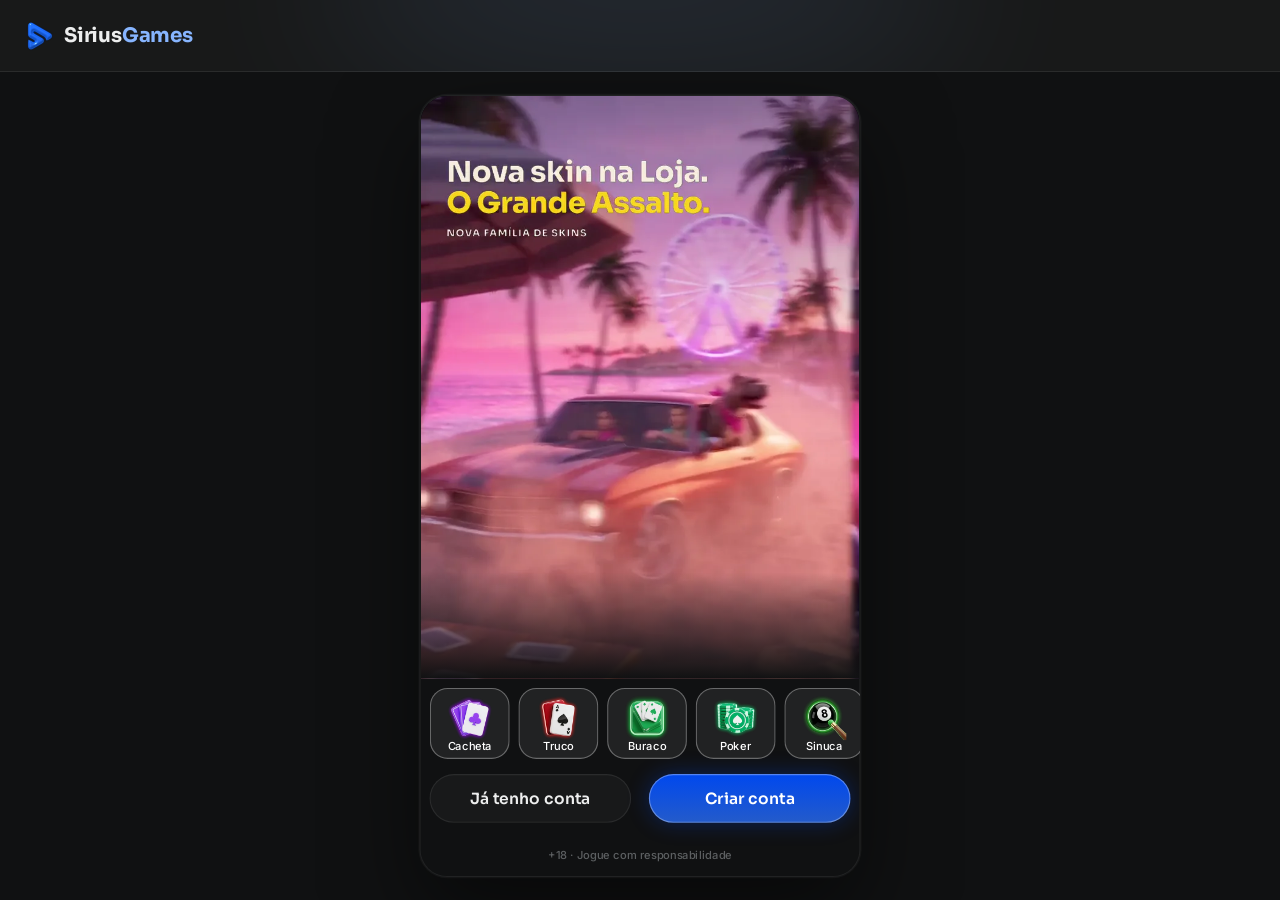
<file: index.html>
<!doctype html>
<html lang="pt-BR">
<head>
<meta charset="utf-8">
<meta name="viewport" content="width=device-width, initial-scale=1, viewport-fit=cover, user-scalable=no">
<meta name="robots" content="noindex, nofollow">
<meta name="theme-color" content="#141e2a">
<meta name="mobile-web-app-capable" content="yes">
<meta name="apple-mobile-web-app-capable" content="yes">
<meta name="apple-mobile-web-app-status-bar-style" content="black-translucent">
<title>Sirius Games · protótipo</title>
<link rel="icon" href="assets/ui/logo_icon.webp">
<link rel="preconnect" href="https://fonts.googleapis.com">
<link rel="preconnect" href="https://fonts.gstatic.com" crossorigin>
<link rel="stylesheet" href="https://fonts.googleapis.com/css2?family=Inter:wght@400;500;600;700&family=Sora:wght@600;700;800&display=swap">
<link rel="stylesheet" href="css/tokens.css?v=sirius-11261813">
<link rel="stylesheet" href="css/ui.css?v=sirius-11261813">
<link rel="stylesheet" href="css/screens.css?v=sirius-11261813">
<link rel="stylesheet" href="css/game.css?v=sirius-11261813">
<link rel="stylesheet" href="css/desk.css?v=sirius-11261813">
<link rel="stylesheet" href="css/missoes.css?v=sirius-11261813">
</head>
<body>
<svg width="0" height="0" style="position:absolute" aria-hidden="true">
  <defs><clipPath id="hexclip" clipPathUnits="objectBoundingBox"><path id="hexpath" d=""/></clipPath></defs>
  <symbol id="s-E" viewBox="0 0 16 20"><path d="M8 0C5 4 0 7.5 0 11.5C0 14 2 16 4.5 16C5.7 16 6.8 15.5 7.5 14.7C7.3 16.6 6.5 18.3 5 20H11C9.5 18.3 8.7 16.6 8.5 14.7C9.2 15.5 10.3 16 11.5 16C14 16 16 14 16 11.5C16 7.5 11 4 8 0Z"/></symbol>
  <symbol id="s-C" viewBox="0 0 20 18.4"><path d="M10 18.35L8.55 17.03C3.4 12.36 0 9.28 0 5.5C0 2.420 2.42 0 5.5 0C7.24 0 8.91 0.81 10 2.09C11.09 0.81 12.76 0 14.5 0C17.58 0 20 2.42 20 5.5C20 9.28 16.6 12.36 11.45 17.04L10 18.35Z"/></symbol>
  <symbol id="s-O" viewBox="0 0 15 20"><path d="M7.5 0L15 10L7.5 20L0 10L7.5 0Z"/></symbol>
  <symbol id="s-P" viewBox="0 0 18 18.5"><path d="M9 0C11.3 0 13.2 1.9 13.2 4.2C13.2 5 13 5.7 12.6 6.3C13 6.2 13.4 6.1 13.8 6.1C16.1 6.1 18 8 18 10.3C18 12.6 16.1 14.5 13.8 14.5C12.5 14.5 11.3 13.9 10.5 12.9C10.7 14.9 11.6 16.8 13.1 18.5H4.9C6.4 16.8 7.3 14.9 7.5 12.9C6.7 13.9 5.5 14.5 4.2 14.5C1.9 14.5 0 12.6 0 10.3C0 8 1.9 6.1 4.2 6.1C4.6 6.1 5 6.2 5.4 6.3C5 5.7 4.8 5 4.8 4.2C4.8 1.9 6.7 0 9 0Z"/></symbol>
  <symbol id="i-copy" viewBox="0 0 448 512"><path d="M208 0H332.1c12.7 0 24.9 5.1 33.9 14.1l67.9 67.9c9 9 14.1 21.2 14.1 33.9V336c0 26.5-21.5 48-48 48H208c-26.5 0-48-21.5-48-48V48c0-26.5 21.5-48 48-48zM48 128h80v64H64V448H256V416h64v48c0 26.5-21.5 48-48 48H48c-26.5 0-48-21.5-48-48V176c0-26.5 21.5-48 48-48z"/></symbol>
  <symbol id="i-share" viewBox="0 0 448 512"><path d="M352 224c53 0 96-43 96-96s-43-96-96-96s-96 43-96 96c0 4 .2 8 .7 11.9l-94.1 47C145.4 170.2 121.9 160 96 160c-53 0-96 43-96 96s43 96 96 96c25.9 0 49.4-10.2 66.6-26.9l94.1 47c-.5 3.9-.7 7.8-.7 11.9c0 53 43 96 96 96s96-43 96-96s-43-96-96-96c-25.9 0-49.4 10.2-66.6 26.9l-94.1-47c.5-3.9 .7-7.8 .7-11.9s-.2-8-.7-11.9l94.1-47C302.6 213.8 326.1 224 352 224z"/></symbol>
  <symbol id="i-wa" viewBox="0 0 448 512"><path d="M380.9 97.1C339 55.1 283.2 32 223.9 32c-122.4 0-222 99.6-222 222 0 39.1 10.2 77.3 29.6 111L0 480l117.7-30.9c32.4 17.7 68.9 27 106.1 27h.1c122.3 0 224.1-99.6 224.1-222 0-59.3-25.2-115-67.1-157zm-157 341.6c-33.2 0-65.7-8.9-94-25.7l-6.7-4-69.8 18.3L72 359.2l-4.4-7c-18.5-29.4-28.2-63.3-28.2-98.2 0-101.7 82.8-184.5 184.6-184.5 49.3 0 95.6 19.2 130.4 54.1 34.8 34.9 56.2 81.2 56.1 130.5 0 101.8-84.9 184.6-186.6 184.6zm101.2-138.2c-5.5-2.8-32.8-16.2-37.9-18-5.1-1.9-8.8-2.8-12.5 2.8-3.7 5.6-14.3 18-17.6 21.8-3.2 3.7-6.5 4.2-12 1.4-32.6-16.3-54-29.1-75.5-66-5.7-9.8 5.7-9.1 16.3-30.3 1.8-3.7.9-6.9-.5-9.7-1.4-2.8-12.5-30.1-17.1-41.2-4.5-10.8-9.1-9.3-12.5-9.5-3.2-.2-6.9-.2-10.6-.2-3.7 0-9.7 1.4-14.8 6.9-5.1 5.6-19.4 19-19.4 46.3 0 27.3 19.9 53.7 22.6 57.4 2.8 3.7 39.1 59.7 94.8 83.8 35.2 15.2 49 16.5 66.6 13.9 10.7-1.6 32.8-13.4 37.4-26.4 4.6-13 4.6-24.1 3.2-26.4-1.3-2.5-5-3.9-10.5-6.6z"/></symbol>
  <symbol id="i-pen" viewBox="0 0 512 512"><path d="M362.7 19.3L314.3 67.7 444.3 197.7l48.4-48.4c25-25 25-65.5 0-90.5L453.3 19.3c-25-25-65.5-25-90.5 0zm-71 71L58.6 323.5c-10.4 10.4-18 23.3-22.2 37.4L1 481.2C-1.5 489.7 .8 498.8 7 505s15.3 8.5 23.7 6.1l120.3-35.4c14.1-4.2 27-11.8 37.4-22.2L421.7 220.3 291.7 90.3z"/></symbol>
  <symbol id="i-plus" viewBox="0 0 448 512"><path d="M256 80c0-17.7-14.3-32-32-32s-32 14.3-32 32v144H48c-17.7 0-32 14.3-32 32s14.3 32 32 32h144v144c0 17.7 14.3 32 32 32s32-14.3 32-32V288h144c17.7 0 32-14.3 32-32s-14.3-32-32-32H256V80z"/></symbol>
  <symbol id="i-chev-l" viewBox="0 0 320 512"><path d="M9.4 233.4c-12.5 12.5-12.5 32.8 0 45.3l192 192c12.5 12.5 32.8 12.5 45.3 0s12.5-32.8 0-45.3L77.3 256 246.6 86.6c12.5-12.5 12.5-32.8 0-45.3s-32.8-12.5-45.3 0l-192 192z"/></symbol>
  <symbol id="i-chev-r" viewBox="0 0 320 512"><path d="M310.6 233.4c12.5 12.5 12.5 32.8 0 45.3l-192 192c-12.5 12.5-32.8 12.5-45.3 0s-12.5-32.8 0-45.3L242.7 256 73.4 86.6c-12.5-12.5-12.5-32.8 0-45.3s32.8-12.5 45.3 0l192 192z"/></symbol>
  <symbol id="i-chev-l-light" viewBox="0 0 320 512"><path d="M20.7 267.3c-6.2-6.2-6.2-16.4 0-22.6l192-192c6.2-6.2 16.4-6.2 22.6 0s6.2 16.4 0 22.6L54.6 256 235.3 436.7c6.2 6.2 6.2 16.4 0 22.6s-16.4 6.2-22.6 0l-192-192z"/></symbol>
  <symbol id="i-chev-r-light" viewBox="0 0 320 512"><path d="M299.3 244.7c6.2 6.2 6.2 16.4 0 22.6l-192 192c-6.2 6.2-16.4 6.2-22.6 0s-6.2-16.4 0-22.6L265.4 256 84.7 75.3c-6.2-6.2-6.2-16.4 0-22.6s16.4-6.2 22.6 0l192 192z"/></symbol>
  <symbol id="i-x" viewBox="0 0 384 512"><path d="M324.5 411.1c6.2 6.2 16.4 6.2 22.6 0s6.2-16.4 0-22.6L214.6 256 347.1 123.5c6.2-6.2 6.2-16.4 0-22.6s-16.4-6.2-22.6 0L192 233.4 59.5 100.9c-6.2-6.2-16.4-6.2-22.6 0s-6.2 16.4 0 22.6L169.4 256 36.9 388.5c-6.2 6.2-6.2 16.4 0 22.6s16.4 6.2 22.6 0L192 278.6 324.5 411.1z"/></symbol>
  <symbol id="i-search" viewBox="0 0 512 512"><path d="M384 208A176 176 0 1 0 32 208a176 176 0 1 0 352 0zM343.3 366C307 397.2 259.7 416 208 416C93.1 416 0 322.9 0 208S93.1 0 208 0S416 93.1 416 208c0 51.7-18.8 99-50 135.3L507.3 484.7c6.2 6.2 6.2 16.4 0 22.6s-16.4 6.2-22.6 0L343.3 366z"/></symbol>
  <symbol id="i-check" viewBox="0 0 512 512"><path d="M256 512A256 256 0 1 0 256 0a256 256 0 1 0 0 512zM369 209L241 337c-9.4 9.4-24.6 9.4-33.9 0l-64-64c-9.4-9.4-9.4-24.6 0-33.9s24.6-9.4 33.9 0l47 47L335 175c9.4-9.4 24.6-9.4 33.9 0s9.4 24.6 0 33.9z"/></symbol>
  <symbol id="i-eye" viewBox="0 0 576 512"><path d="M288 32c-80.8 0-145.5 36.8-192.6 80.6C48.6 156 17.3 208 2.5 243.7c-3.3 7.9-3.3 16.7 0 24.6C17.3 304 48.6 356 95.4 399.4C142.5 443.2 207.2 480 288 480s145.5-36.8 192.6-80.6c46.8-43.5 78.1-95.4 93-131.1c3.3-7.9 3.3-16.7 0-24.6c-14.9-35.7-46.2-87.7-93-131.1C433.5 68.8 368.8 32 288 32zM144 256a144 144 0 1 1 288 0 144 144 0 1 1 -288 0zm144-64c0 35.3-28.7 64-64 64c-7.1 0-13.9-1.2-20.3-3.3c-5.5-1.8-11.9 1.6-11.7 7.4c.3 6.9 1.3 13.8 3.2 20.7c13.7 51.2 66.4 81.6 117.6 67.9s81.6-66.4 67.9-117.6c-11.1-41.5-47.8-69.4-88.6-71.1c-5.8-.2-9.2 6.1-7.4 11.7c2.1 6.4 3.3 13.2 3.3 20.3z"/></symbol>
  <symbol id="i-send" viewBox="0 0 512 512"><path d="M498.1 5.6c10.1 7 15.4 19.1 13.5 31.2l-64 416c-1.5 9.7-7.4 18.2-16 23s-18.9 5.4-28 1.6L284 427.7l-68.5 74.1c-8.9 9.7-22.9 12.9-35.2 8.1S160 493.2 160 480V396.4c0-4 1.5-7.8 4.2-10.7L331.8 202.8c5.8-6.3 5.6-16-.4-22s-15.7-6.4-22-.7L106 360.8 17.7 316.6C7.1 311.3 .3 300.7 0 288.9s5.9-22.8 16.1-28.7l448-256c10.7-6.1 23.9-5.5 34 1.4z"/></symbol>
  <symbol id="i-star" viewBox="0 0 576 512"><path d="M316.9 18C311.6 7 300.4 0 288.1 0s-23.4 7-28.8 18L195 150.3 51.4 171.5c-12 1.8-22 10.2-25.7 21.7s-.7 24.2 7.9 32.7L137.8 329 113.2 474.7c-2 12 3 24.2 12.9 31.3s23 8 33.8 2.3l128.3-68.5 128.3 68.5c10.8 5.7 23.9 4.9 33.8-2.3s14.9-19.3 12.9-31.3L438.5 329 542.7 225.9c8.6-8.5 11.7-21.2 7.9-32.7s-13.7-19.9-25.7-21.7L381.2 150.3 316.9 18z"/></symbol>
  <symbol id="i-star-o" viewBox="0 0 576 512"><path d="M287.9 0c9.2 0 17.6 5.2 21.6 13.5l68.6 141.3 153.2 22.6c9 1.3 16.5 7.6 19.3 16.3s.5 18.1-5.9 24.5L433.6 328.4l26.2 155.6c1.5 9-2.2 18.1-9.7 23.5s-17.3 6-25.3 1.7l-137-73.2L151 509.1c-8.1 4.3-17.9 3.7-25.3-1.7s-11.2-14.5-9.7-23.5l26.2-155.6L31.1 218.2c-6.5-6.4-8.7-15.9-5.9-24.5s10.3-14.9 19.3-16.3l153.2-22.6L266.3 13.5C270.4 5.2 278.7 0 287.9 0zm0 79L235.4 187.2c-3.5 7.1-10.2 12.1-18.1 13.3L99 217.9 184.9 303c5.5 5.5 8.1 13.3 6.8 21L171.4 443.7l105.2-56.2c7.1-3.8 15.6-3.7 22.6 0l105.2 56.2L384.2 324.1c-1.3-7.7 1.2-15.5 6.8-21l85.9-85.1L358.6 200.5c-7.8-1.2-14.6-6.1-18.1-13.3L287.9 79z"/></symbol>
</svg>

<!-- desktop (js/desk.js): header largo, menu e chat ao vivo em volta da coluna 9:16 -->
<header class="dkh" id="dkh"></header>
<aside class="dkl" id="dkl" aria-label="Menu"></aside>
<aside class="dkr" id="dkr" aria-label="Chat ao vivo"></aside>

<div class="stage-wrap"><div class="phone" id="phone">
  <div class="status" aria-hidden="true"><span>9:41</span><span class="island"></span>
    <span class="icons"><svg width="18" height="12" viewBox="0 0 18 12" fill="#fff"><rect x="0" y="8" width="3" height="4" rx="1"/><rect x="5" y="5.5" width="3" height="6.5" rx="1"/><rect x="10" y="3" width="3" height="9" rx="1"/><rect x="15" y="0" width="3" height="12" rx="1"/></svg><svg width="16" height="12" viewBox="0 0 16 12" fill="#fff"><path d="M8 2.2c2.3 0 4.4.9 6 2.4l1.1-1.1A10 10 0 0 0 8 .6 10 10 0 0 0 .9 3.5L2 4.6a8.4 8.4 0 0 1 6-2.4zm0 3.3c1.4 0 2.7.5 3.7 1.4l1.1-1.1A7 7 0 0 0 8 3.9a7 7 0 0 0-4.8 1.9l1.1 1.1c1-.9 2.3-1.4 3.7-1.4zm0 3.3c.6 0 1.1.2 1.5.6L8 11 6.5 9.4c.4-.4.9-.6 1.5-.6z"/></svg><svg width="27" height="13" viewBox="0 0 27 13" fill="none"><rect x=".5" y=".5" width="23" height="12" rx="3.5" stroke="#fff" opacity=".4"/><rect x="2" y="2" width="20" height="9" rx="2" fill="#fff"/><rect x="25" y="4.5" width="1.6" height="4" rx=".8" fill="#fff" opacity=".4"/></svg></span>
  </div>
  <div class="app" id="app">
    <!-- telas do app (renderizadas pelo js/screens.js) -->
    <section class="scr" id="view"></section>

    <!-- tela de jogo: os motores (js/games.js) desenham dentro dela -->
    <section class="scr game-scr" id="scr-game" hidden>
      <header class="hud" id="hud"></header>
      <div class="jogo" id="jogo"><div class="board" id="board"></div></div>
      <nav class="mnav" id="mnav">
        <button data-g="voltar"><span class="back"><svg><use href="#i-chev-l-light"/></svg></span><span>Voltar</span></button>
        <button data-g="chat"><img class="ic" src="assets/icons/chat.webp" alt=""><span>Chat</span></button>
        <button data-g="mesa"><img class="ic" src="assets/icons/friends.webp" alt=""><span>Mesa</span></button>
        <button data-g="voz"><img class="ic" id="micIco" src="assets/icons/microphone-off.webp" alt=""><span>Voz</span></button>
        <button data-g="ajustes"><img class="ic" src="assets/icons/gear.webp" alt=""><span>Ajustes</span></button>
      </nav>
    </section>

    <div class="toast" id="toast"><span class="hint-pill" id="toastTxt"></span></div>
    <div id="sheet"></div>
    <div id="overlay"></div>
  </div>
</div></div>

<script src="js/core.js?v=sirius-11261813"></script>
<script src="js/ui.js?v=sirius-11261813"></script>
<script src="js/screens.js?v=sirius-11261813"></script>
<script src="js/loja.js?v=sirius-11261813"></script>
<script src="js/social.js?v=sirius-11261813"></script>
<script src="js/torneios.js?v=sirius-11261813"></script>
<script src="js/sala.js?v=sirius-11261813"></script>
<script src="js/missoes.js?v=sirius-11261813"></script>
<script src="js/games.js?v=sirius-11261813"></script>
<script src="js/sinuca.js?v=sirius-11261813"></script>
<script src="js/desk.js?v=sirius-11261813"></script>
<script src="js/boot.js?v=sirius-11261813"></script>
</body>
</html>
</file>
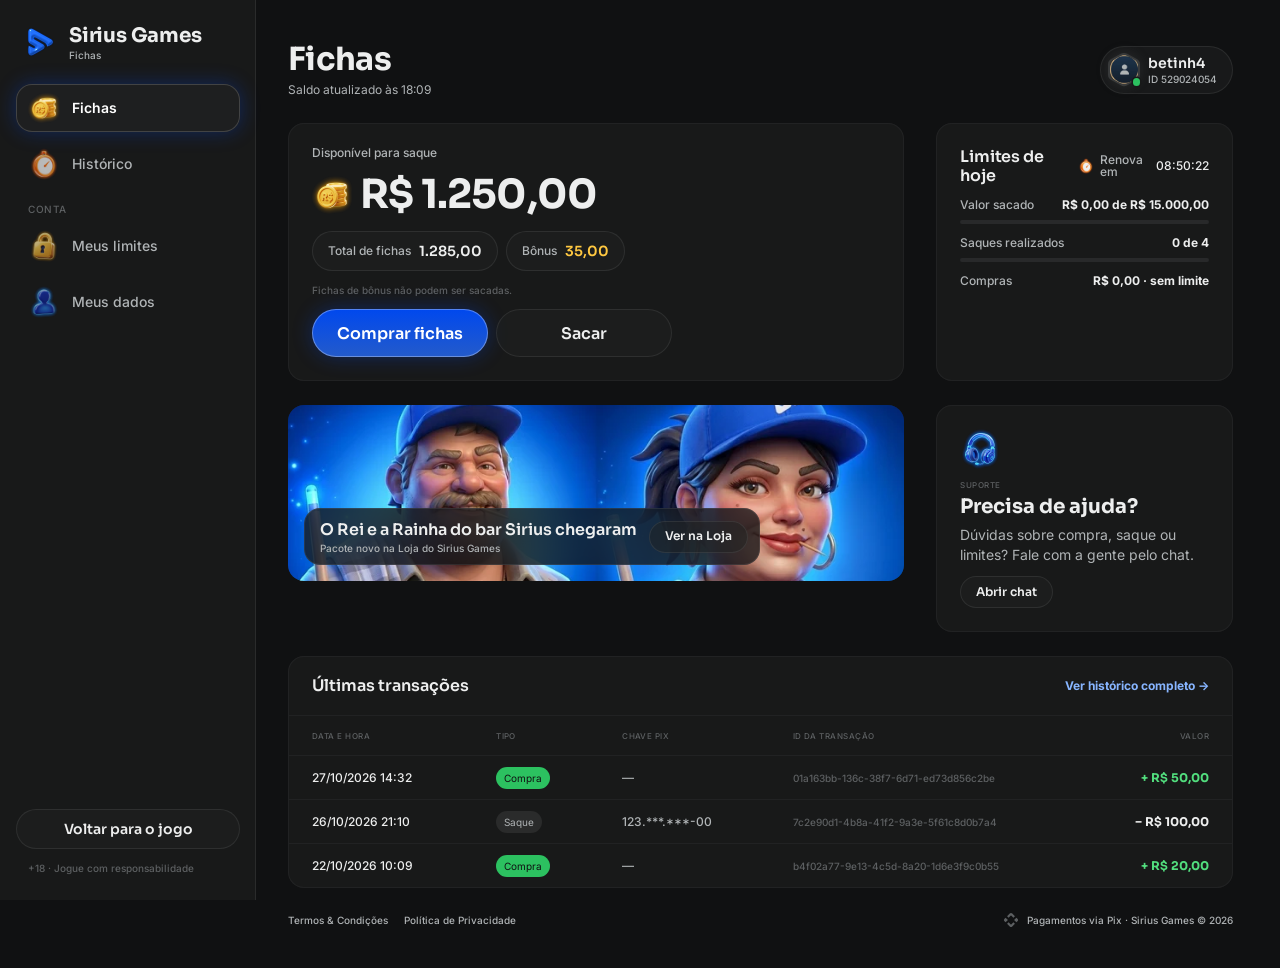
<file: fichas/index.html>
<!doctype html>
<html lang="pt-BR">
<head>
<meta charset="utf-8">
<meta name="viewport" content="width=device-width, initial-scale=1, viewport-fit=cover">
<meta name="robots" content="noindex, nofollow">
<meta name="theme-color" content="#101112">
<title>Fichas · Sirius Games</title>
<link rel="icon" href="../assets/ui/logo_icon.webp">
<link rel="preconnect" href="https://fonts.googleapis.com">
<link rel="preconnect" href="https://fonts.gstatic.com" crossorigin>
<link rel="stylesheet" href="https://fonts.googleapis.com/css2?family=Inter:wght@400;500;600;700&family=Sora:wght@600;700;800&display=swap">
<link rel="stylesheet" href="../css/tokens.css?v=20261119a">
<link rel="stylesheet" href="../css/ui.css?v=20261119a">
<link rel="stylesheet" href="fichas.css?v=20261119a">
</head>
<body>
<svg width="0" height="0" style="position:absolute" aria-hidden="true">
  <defs><clipPath id="hexclip" clipPathUnits="objectBoundingBox"><path id="hexpath" d=""/></clipPath></defs>
  <symbol id="i-chev-l-light" viewBox="0 0 320 512"><path d="M20.7 267.3c-6.2-6.2-6.2-16.4 0-22.6l192-192c6.2-6.2 16.4-6.2 22.6 0s6.2 16.4 0 22.6L54.6 256 235.3 436.7c6.2 6.2 6.2 16.4 0 22.6s-16.4 6.2-22.6 0l-192-192z"/></symbol>
  <symbol id="i-x" viewBox="0 0 384 512"><path d="M324.5 411.1c6.2 6.2 16.4 6.2 22.6 0s6.2-16.4 0-22.6L214.6 256 347.1 123.5c6.2-6.2 6.2-16.4 0-22.6s-16.4-6.2-22.6 0L192 233.4 59.5 100.9c-6.2-6.2-16.4-6.2-22.6 0s-6.2 16.4 0 22.6L169.4 256 36.9 388.5c-6.2 6.2-6.2 16.4 0 22.6s16.4 6.2 22.6 0L192 278.6 324.5 411.1z"/></symbol>
  <symbol id="i-check" viewBox="0 0 448 512"><path d="M438.6 105.4c12.5 12.5 12.5 32.8 0 45.3l-256 256c-12.5 12.5-32.8 12.5-45.3 0l-128-128c-12.5-12.5-12.5-32.8 0-45.3s32.8-12.5 45.3 0L160 338.7 393.4 105.4c12.5-12.5 32.8-12.5 45.3 0z"/></symbol>
  <symbol id="i-copy" viewBox="0 0 448 512"><path d="M208 0H332.1c12.7 0 24.9 5.1 33.9 14.1l67.9 67.9c9 9 14.1 21.2 14.1 33.9V336c0 26.5-21.5 48-48 48H208c-26.5 0-48-21.5-48-48V48c0-26.5 21.5-48 48-48zM48 128h80v64H64V448H256V416h64v48c0 26.5-21.5 48-48 48H48c-26.5 0-48-21.5-48-48V176c0-26.5 21.5-48 48-48z"/></symbol>
  <symbol id="i-pix" viewBox="0 0 24 24"><path d="M6.1 6.3 10.1 2.3a2.7 2.7 0 0 1 3.8 0l4 4-2.3 2.3-2.9-2.9a1 1 0 0 0-1.4 0L8.4 8.6 6.1 6.3zm11.8 11.4-4 4a2.7 2.7 0 0 1-3.8 0l-4-4 2.3-2.3 2.9 2.9a1 1 0 0 0 1.4 0l2.9-2.9 2.3 2.3zM2.3 10.1l1.6-1.6L7.4 12l-3.5 3.5-1.6-1.6a2.7 2.7 0 0 1 0-3.8zm19.4 0a2.7 2.7 0 0 1 0 3.8l-1.6 1.6-3.5-3.5 3.5-3.5 1.6 1.6z"/></symbol>
</svg>

<div class="fx">
  <aside class="side" id="side" aria-label="Menu"></aside>
  <div class="main">
    <header class="mtop" id="mtop"></header>
    <main class="page" id="page"></main>
    <footer class="foot" id="foot"></footer>
  </div>
</div>
<div class="veil" id="veil" hidden><section class="drawer" id="drawer" role="dialog" aria-modal="true"></section></div>
<div class="toast" id="toast"><span class="hint-pill" id="toastTxt"></span></div>

<script src="fichas.js?v=20261119a"></script>
</body>
</html>
</file>
<file: css/tokens.css>
/* Sirius Games · tokens do DS EstrelaGames (Rjx31bgpOt4m1U8DVKyWtd · modo Sirius Games), valores resolvidos 1:1 */
:root{
  color-scheme: dark;
  /* background */
  --bg-default:#101112; --bg-subtle:#181919; --bg-strong:#212223; --bg-raised:#28292a; --bg-inset:#010101; --bg-highlight:#ffffff14; --bg-chrome:#181919; --bg-divider:#28292a; --bg-band:#00000052;
  --bga-default-50:#10111280; --bga-default-75:#101112bf; --bga-subtle-50:#18191980; --bga-subtle-75:#181919bf;
  --bga-strong-25:#21222340; --bga-strong-50:#21222380; --bga-strong-75:#212223bf;
  --bga-secondary-16:#87b5ff29; --bga-secondary-32:#87b5ff52; --bga-accent-12:#ffc8411f;
  /* border */
  --border-muted:#ffffff14; --border-default:#212223; --border-strong:#383a3b; --border-focus:#0048ee;
  --border-hl-top:#ffffff29; --border-gold-top:#cde3ffe5; --border-gold-bottom:#0048ee5c;
  /* text */
  --text-default:#edeeee; --text-muted:#b0b4b6; --text-link:#87b5ff; --text-subtle:#5d6062; --text-disabled:#454849;
  --text-brand:#87b5ff; --text-success:#52de7e; --text-error:#ff6b6e; --text-prize:#ffc841;
  --text-on-color:#ffffff; --text-on-color-muted:#ffffffd9; --text-on-color-subtle:#ffffffb2; --text-on-light:#101112;
  /* system */
  --sys-info:#0059ff; --sys-success:#2cc160; --sys-success-strong:#8cf0a9; --sys-warning:#ffbe2e; --sys-error:#ef4452;
  --sysa-success-25:#2cc16040; --sysa-error-25:#ef445240; --sysa-info-25:#3b74f540;
  --notification-error:#ef4452;
  /* effects */
  --hl-subtle:#ffffff29; --hl:#ffffff52; --hl-strong:#ffffff7a;
  --shadow-faint:#0000001f; --shadow-subtle:#0000003d; --shadow:#00000066; --shadow-strong:#00000080;
  --glow-info:#0048ee52; --glow-accent:#ffbe2e52; --glow-success:#52de7ea3; --glow-gold:#87b5ff52; --glow-blue:#87b5ff; --glow-red:#ff6b6e;
  /* surfaces */
  --surface-card-top:#181919; --surface-card-bottom:#101112; --surface-elevated-top:#28292a; --surface-elevated-bottom:#181919;
  /* buttons */
  --btn-primary-top:#0048ee; --btn-primary-bg:#245bca; --btn-secondary-border:#0059ff;
  --btn-disabled-top:#28292a; --btn-disabled-bg:#28292a; --btn-disabled-text:#454849;
  /* tabs */
  --tab-default-text:#b0b4b6; --tab-container:#212223; --input-border:#212223;
  --tab-padrao:#0048ee; --tab-padrao-tint:#0048ee3d; --tab-rosa:#e93d82; --tab-rosa-tint:#e93d823d;
  /* games */
  --game-truco:#e5484d; --game-paulista:#3b74f5; --game-cacheta:#8752f2; --game-tranca:#2cc160; --game-buraco:#1f9a4a;
  --game-poker:#0fa968; --game-sinuca:#2fa35a; --game-todos:#0059ff; --game-domino:#14b8a6; --game-dama:#f76b15; --game-xadrez:#5b6cff;
  --game-paulista-tint:#3b74f53d; --game-truco-tint:#e5484d3d; --game-cacheta-tint:#8752f23d; --game-buraco-tint:#1f9a4a3d; --game-poker-tint:#0fa9683d; --game-sinuca-tint:#2fa35a3d;
  /* crew */
  --crew-engenheiro:#4fb3ff; --crew-comandante:#f5c542; --crew-piloto:#ff5a36; --crew-navegador:#e86bff; --crew-explorador:#4dffb8;
  --crew-bar:#ff9f43; --crew-reis:#34d399; --crew-nobru:#3d8bff; --crew-inhui:#ff4fb0;
  /* famílias da página Skins (mesma cor da chamada do Truco) */
  --crew-laje:#ff7f50; --crew-portaria:#3ddc84; --crew-live:#b45cff; --crew-feira:#ffa62b; --crew-navalha:#ff4fb0; --crew-varzea:#5be37d; --crew-oficina:#3db8ff; --crew-posto:#ff3b4a; --crew-fliper:#a45cff; --crew-grau:#4fa3ff; --crew-palpite:#f2b233; --crew-assalto:#ff4fa3;
  /* stake / table */
  --stake-padrao-top:#184197; --stake-padrao-bottom:#0b2353; --stake-iniciante-top:#1f9a4a; --stake-iniciante-bottom:#1f502c;
  --table-card-top:#1f5a4a; --table-card-bottom:#0f2e2a; --table-stake:#ffc841;
  --plus-bg:#52de7e; --plus-icon:#101112;
  --btn-success-top:#52de7e; --btn-success-bg:#1f9a4a; /* DS button-glass ☰ Type=Success (Comprar) */
  /* cards */
  --card-face:#ffffff; --card-border:#9ea2a4; --suit-red:#c72c3d; --suit-black:#141922; --back-top:#1f4ead; --back-bottom:#0a2c70;
  /* seat timer */
  --seat-timer-track:#ffffff1f; --seat-timer:#0059ff;
  /* type */
  --f-display:"Sora", "Inter", system-ui, sans-serif;
  --f-ui:"Inter", system-ui, -apple-system, sans-serif;
  --f-call:"Industry", "Sora", sans-serif;
  /* marca · Sirius Games (sobrescreve) */
  --back-top:#212223; --back-bottom:#181919; --btn-primary-text:#ffffff; --crew-nobru:#0059FF; --crew-inhui:#0059FF; --crew-rainhasirius:#87B5FF;
}
/* estilos de texto do DS */
.t-d3xl{font:700 64px/1.2 var(--f-display);letter-spacing:-.02em}
.t-d2xl{font:700 48px/1.2 var(--f-display);letter-spacing:-.02em}
.t-dxl{font:700 40px/1.2 var(--f-display);letter-spacing:-.02em}
.t-dl{font:700 32px/1.2 var(--f-display);letter-spacing:-.02em}
.t-dm{font:700 24px/1.2 var(--f-display);letter-spacing:-.01em}
.t-ds{font:700 20px/1.2 var(--f-display);letter-spacing:-.01em}
.t-dxs{font:600 16px/1.2 var(--f-display)}
.t-d2xs{font:600 14px/1.2 var(--f-display)}
.t-d3xs{font:600 12px/1.2 var(--f-display)}
.t-hm{font:700 20px/1.2 var(--f-ui)}
.t-ll{font:500 16px/1 var(--f-ui)} .t-lm{font:500 14px/1 var(--f-ui)} .t-ls{font:500 12px/1 var(--f-ui)} .t-lxs{font:500 10px/1 var(--f-ui)} .t-l2xs{font:500 8px/1 var(--f-ui)}
.t-link{font:700 12px/1.5 var(--f-ui)}
.t-p2xl{font:400 20px/1.5 var(--f-ui)} .t-pm{font:400 14px/1.5 var(--f-ui)} .t-ps{font:400 12px/1.5 var(--f-ui)}
</file>
<file: css/ui.css>
/* EstrelaGames · base + componentes do DS (Apple Gamer Style · Glass). Medidas 1:1 com o Figma (frame 375). */
*{box-sizing:border-box}
html,body{height:100%;margin:0}
body{background:#05080c;color:var(--text-default);font-family:var(--f-ui);-webkit-font-smoothing:antialiased;overflow:hidden;-webkit-text-size-adjust:100%}
button{font:inherit;color:inherit;border:0;background:none;padding:0;margin:0;cursor:pointer;-webkit-tap-highlight-color:transparent;text-align:inherit}
button:focus-visible,[role="button"]:focus-visible{outline:2px solid var(--border-focus);outline-offset:2px}
/* cards clicáveis são div[role=button]: o WebKit (iPhone) não estica os filhos de um <button> com flex */
[role="button"]{cursor:pointer;-webkit-tap-highlight-color:transparent;-webkit-user-select:none;user-select:none;outline:0}
input{font:inherit;color:inherit;border:0;background:none;outline:0;padding:0;margin:0;min-width:0}
img,video{display:block;max-width:100%;user-select:none;-webkit-user-drag:none}
video::-webkit-media-controls,video::-webkit-media-controls-start-playback-button,video::-webkit-media-controls-overlay-play-button{display:none!important;-webkit-appearance:none} /* sem botão de play: os vídeos são fundo */
svg{display:block}
[hidden]{display:none!important}
.ic{flex:none;object-fit:contain;pointer-events:none}

/* ---------- aparelho ---------- */
.stage-wrap{position:fixed;inset:0;display:flex;align-items:center;justify-content:center}
.phone{position:relative;width:375px;height:812px;background:var(--bg-subtle);overflow:hidden;border-radius:48px;box-shadow:0 0 0 10px #0c1016,0 0 0 11px #2a3340,0 40px 80px rgba(0,0,0,.6);transform-origin:center;display:flex;flex-direction:column}
.status{position:relative;flex:none;height:44px;display:flex;align-items:center;justify-content:space-between;padding:0 26px 0 32px;font:600 15px/1 var(--f-ui);background:var(--bg-subtle);z-index:60;pointer-events:none}
.status .island{position:absolute;left:50%;top:10px;width:118px;height:32px;margin-left:-59px;border-radius:20px;background:#000}
.status .icons{display:flex;gap:6px;align-items:center}
.app{position:relative;flex:1;min-height:0;overflow:hidden}
@media (max-width:520px){
  .phone{width:100vw;height:100vh;height:100dvh;border-radius:0;box-shadow:none;transform:none!important}
  .status{display:none}
  .app{padding-top:env(safe-area-inset-top,0px)}
}
.scr{position:absolute;inset:0;display:flex;flex-direction:column;background:var(--bg-subtle);overflow:hidden}
.app>.scr{top:env(safe-area-inset-top,0px)}
@media (min-width:521px){.app>.scr{top:0}}
.scroll{flex:1;min-height:0;overflow-y:auto;overflow-x:hidden;-webkit-overflow-scrolling:touch;scrollbar-width:none;overscroll-behavior:contain}
.scroll::-webkit-scrollbar,.hscroll::-webkit-scrollbar{display:none}
/* linha com rolagem lateral: sem clip, sangra até a borda da tela (regra Oct 26) */
.hscroll{display:flex;overflow-x:auto;overflow-y:visible;scrollbar-width:none;margin:0 -8px;padding:0 8px;scroll-padding:0 8px;-webkit-overflow-scrolling:touch}

/* ---------- ícones 3D ---------- */
.i16{width:16px;height:16px}.i20{width:20px;height:20px}.i24{width:24px;height:24px}.i28{width:28px;height:28px}.i32{width:32px;height:32px}.i36{width:36px;height:36px}.i40{width:40px;height:40px}.i48{width:48px;height:48px}

/* ---------- header-game (Mobile · Glass) ---------- */
.hdr{position:relative;flex:none;height:64px;display:flex;align-items:center;gap:4px;padding:8px 12px;background:var(--bg-subtle);overflow:hidden;z-index:20}
.hdr::before{content:"";position:absolute;left:48px;top:-70px;width:280px;height:140px;border-radius:50%;background:var(--glow-blue);filter:blur(60px);opacity:.15;pointer-events:none}
.hdr .side{position:relative;flex:1;min-width:0;display:flex;align-items:center;gap:4px}
.hdr .logo{width:24px;height:36px;display:grid;place-items:center;flex:none}
.hdr .logo img{width:25px;height:24px}
.cpill{flex:1;min-width:0;height:34px;display:flex;align-items:center;gap:2px;padding:4px;border-radius:999px;background:linear-gradient(90deg,#52de7e1a,#21222306),var(--bga-strong-50);box-shadow:inset 0 0 0 1px var(--border-muted);overflow:hidden}
.cpill.bonus{padding:4px 8px 4px 4px;background:linear-gradient(90deg,#21222306,#ffc8411a),var(--bga-strong-50)}
.cpill .ic{width:24px;height:24px}
.cpill .t{flex:1;min-width:0;display:flex;flex-direction:column;gap:2px;text-align:left}
.cpill .t small{font:500 8px/1 var(--f-ui);color:var(--text-muted)}
.cpill .t b{font:700 12px/10px var(--f-ui);color:var(--text-default);white-space:nowrap;overflow:hidden;text-overflow:ellipsis}
.cpill.bonus .t b{color:var(--text-prize)}
.cpill .plus{width:20px;height:20px;border-radius:10px;background:var(--plus-bg);display:grid;place-items:center;flex:none}
.cpill .plus svg{width:12px;height:12px;fill:var(--plus-icon)}
/* saldo com seta: abre o dropdown (DS header-game ◉ Expanded) */
.cpill .chev{width:20px;height:20px;display:grid;place-items:center;flex:none}
.cpill .chev svg{width:10px;height:10px;fill:var(--text-muted);transform:rotate(90deg);transition:transform .2s}
.cpill.open{box-shadow:inset 0 0 0 1px var(--border-strong)} .cpill.open .chev svg{transform:rotate(-90deg)}
.hdr .hbuy{flex:1;min-width:0}
/* dropdown do saldo (DS balance-panel) · celular: preso embaixo do header */
.baldrop{position:absolute;left:0;right:0;top:64px;bottom:0;z-index:45;background:var(--bga-default-75);animation:fade .15s both}
.balp{display:flex;flex-direction:column;gap:16px;max-height:100%;overflow:auto;padding:16px 16px 24px;background:var(--bg-subtle);border-radius:0 0 24px 24px;box-shadow:inset 0 -1px 0 var(--hl-subtle),0 16px 40px rgba(0,0,0,.4);animation:balIn .22s cubic-bezier(.2,.8,.2,1) both}
@keyframes balIn{from{transform:translateY(-12px);opacity:0}}
.balp .top{display:flex;justify-content:space-between;align-items:center}
.balp .top small{font:500 12px/1.2 var(--f-ui);color:var(--text-muted)}
.balp .tv{display:flex;align-items:center;gap:4px}
.balp .eye,.balp .x{display:grid;place-items:center;width:28px;height:28px}
.balp .eye svg{width:20px;height:20px;fill:var(--text-muted)}
.balp .x svg{width:12px;height:12px;fill:var(--text-muted);transform:rotate(-90deg)}
.balp .rows{display:flex;flex-direction:column;gap:12px}
.balp .kv{display:flex;justify-content:space-between;gap:12px;font:400 14px/1.4 var(--f-ui);color:var(--text-muted)}
.balp .kv b{font-weight:400;color:var(--text-default);font-variant-numeric:tabular-nums;text-align:right}
.balp hr{border:0;height:1px;background:var(--border-muted);margin:0}
.balp .acts{display:flex;gap:12px} .balp .acts .btn{flex:1}
/* Bônus Fidelidade (DS _loyalty-bonus): Resgatar quando tem valor · Juntando com a seta que abre as regras */
.fid{display:flex;flex-direction:column;gap:12px;padding:8px 12px 8px 8px;border-radius:24px;background:var(--bga-strong-50);box-shadow:inset 0 0 0 1px var(--border-muted)}
.fid.ready{flex-direction:row;align-items:center;gap:8px}
.fid .ic{width:28px;height:28px;flex:none}
.fid .t{flex:1;min-width:0;display:flex;flex-direction:column;gap:2px;text-align:left}
.fid .t b{font:400 14px/1.3 var(--f-ui);color:var(--text-default)}
.fid .t small{font:500 10px/1.2 var(--f-ui);color:var(--text-muted)}
.fid .v{font:400 14px/1 var(--f-ui);font-variant-numeric:tabular-nums}
.fid .row{display:flex;align-items:center;gap:8px;width:100%}
.fid .chev{width:20px;height:20px;display:grid;place-items:center;flex:none}
.fid .chev svg{width:10px;height:10px;fill:var(--text-muted);transform:rotate(90deg);transition:transform .2s}
.fid.open{border-radius:16px;padding:8px 12px 12px 8px} .fid.open .chev svg{transform:rotate(-90deg)}
.fid .more{display:flex;flex-direction:column;gap:12px}
.fid .wk{display:flex;flex-direction:column;gap:4px;padding:12px;border-radius:12px;background:var(--bga-default-50);box-shadow:inset 0 0 0 1px var(--border-muted)}
.fid .wk small{font:500 12px/1.2 var(--f-ui);color:var(--text-muted)}
.fid .wk b{font:700 20px/1.2 var(--f-display);color:var(--text-prize);font-variant-numeric:tabular-nums}
.fid p{margin:0;font:400 12px/1.5 var(--f-ui);color:var(--text-muted)}
.fid .kv{font-size:12px}
.hbell{position:relative;width:36px;height:36px;border-radius:18px;background:var(--bga-strong-50);box-shadow:inset 0 0 0 1px var(--border-muted);display:grid;place-items:center;flex:none}
.hbell .ic{width:28px;height:28px}
.hbell i{position:absolute;left:28px;top:0;width:8px;height:8px;border-radius:50%;background:var(--notification-error)}
.hbell i[hidden]{display:none}

/* ---------- header-avatar (hexágono com borda da tripulação) ---------- */
.hav{position:relative;display:inline-block;flex:none;width:var(--w,44px);height:var(--h,48px)}
.hav .gl{position:absolute;left:-4.5%;top:0;width:109%;aspect-ratio:1;border-radius:50%;background:var(--cc);filter:blur(calc(var(--w,44px) * .16));opacity:.45;pointer-events:none}
.hav .hx{position:absolute;inset:0;-webkit-clip-path:url(#hexclip);clip-path:url(#hexclip);background:var(--cc)}
.hav .hx img{position:absolute;inset:2px;width:calc(100% - 4px);height:calc(100% - 4px);object-fit:cover;object-position:center top;-webkit-clip-path:url(#hexclip);clip-path:url(#hexclip);background:var(--bg-raised)}
.hav .on{position:absolute;left:77%;top:75%;width:23%;aspect-ratio:1;border-radius:50%;background:var(--sys-success);box-shadow:0 0 0 1.5px var(--bg-subtle)}
.hav.xs{--w:24px;--h:26px}.hav.s{--w:32px;--h:35px}.hav.m{--w:44px;--h:48px}.hav.l{--w:56px;--h:60px}
.hav.xs .hx img,.hav.s .hx img{inset:1.5px;width:calc(100% - 3px);height:calc(100% - 3px)}
.hav.empty{height:var(--w)}
.hav.empty .av0{position:absolute;inset:4.5%;width:91%;height:91%}
.hav.empty .add{position:absolute;left:63.6%;top:63.6%;width:27.3%;height:27.3%;border-radius:50%;background:var(--plus-bg);box-shadow:0 0 0 1.2px var(--bg-subtle);display:grid;place-items:center}
.hav.empty .add svg{width:58%;height:58%;fill:var(--plus-icon)}

/* ---------- avatar circular (avatar-estrela-games) ---------- */
.av{position:relative;display:inline-block;vertical-align:middle;flex:none;width:var(--s,48px);height:var(--s,48px);border-radius:50%;background:linear-gradient(180deg,var(--surface-elevated-top),var(--surface-elevated-bottom));box-shadow:inset 0 0 0 var(--bw,2px) #ffffff29}
.av img{position:absolute;inset:var(--bw,2px);width:calc(100% - 2*var(--bw,2px));height:calc(100% - 2*var(--bw,2px));border-radius:50%;object-fit:cover;object-position:center top}
.av.s{--s:32px;--bw:1px}.av.m{--s:48px;--bw:2px}.av.l{--s:80px;--bw:3px}.av.xl{--s:120px;--bw:4px}
.av .lvl{position:absolute;left:50%;bottom:-4px;transform:translateX(-50%);padding:1px 6px;border-radius:999px;background:var(--bg-raised);box-shadow:0 0 0 2px var(--bg-default);font:600 12px/14px var(--f-display);white-space:nowrap}
.av.empty .ph{position:absolute;inset:25%;width:50%;height:50%;fill:#ffffff52}
.av .addb{position:absolute;left:63.3%;top:63.3%;width:36.7%;height:36.7%;border-radius:50%;background:var(--plus-bg);display:grid;place-items:center;box-shadow:0 0 0 3px var(--bg-subtle)}
.av .addb svg{width:50%;height:50%;fill:#fff}

/* ---------- navbar-glass ---------- */
.nav{position:absolute;left:16px;right:16px;bottom:calc(12px + env(safe-area-inset-bottom,0px));height:64px;display:flex;align-items:stretch;padding:4px;border-radius:24px;background:var(--bga-strong-75);box-shadow:inset 0 0 0 1px var(--border-muted);-webkit-backdrop-filter:blur(24px);backdrop-filter:blur(24px);z-index:30}
.nav>button{position:relative;flex:1;min-width:0;display:flex;flex-direction:column;align-items:center;justify-content:center;border-radius:20px}
.nav>button .ic{width:32px;height:32px;opacity:.75}
.nav>button>span{font:500 10px/1 var(--f-ui);color:var(--text-subtle);white-space:nowrap}
.nav>button.on{flex:none;width:104px;justify-content:flex-end;gap:2px;padding-bottom:6px;background:var(--bga-secondary-16);box-shadow:inset 0 0 0 1px var(--hl-subtle),0 0 20px var(--glow-info)}
.nav>button.on .ic{position:absolute;left:28px;top:-14px;width:48px;height:48px;opacity:1}
.nav>button.on .lr{width:100%;display:flex;align-items:center;justify-content:space-between;padding:0 8px}
.nav>button.on .lr span{font:500 10px/1 var(--f-ui);color:var(--text-on-color)}
.nav .lr i{width:16px;height:16px;display:grid;place-items:center}
.nav .lr svg{width:10px;height:16px;fill:var(--text-on-color)}

/* ---------- game-block ---------- */
.gb{position:relative;flex:none;width:72px;height:64px;border-radius:16px;display:flex;flex-direction:column;align-items:center;justify-content:center;padding:4px 0;background:var(--tab-container);box-shadow:inset 0 0 0 1px var(--hl);font:500 10px/1 var(--f-ui);color:var(--text-on-color);white-space:nowrap}
.gb .ic{width:40px;height:40px}
.gb.on{justify-content:flex-end;padding:0 0 6px;background:var(--gc);box-shadow:0 4px 12px var(--gs,transparent)}
.gb.on .ic{position:absolute;left:50%;top:-12px;width:60px;height:60px;margin-left:-30px}
.gb .lk{position:absolute;right:4px;top:4px;width:14px;height:14px;opacity:.8}
.gb.on .lk{display:none}
.games-row{gap:8px;padding-top:12px;margin-top:-12px}
.games-row .gb{width:72px}

/* ---------- tabs ---------- */
.tabs{display:flex;gap:2px;height:44px;padding:4px;border-radius:12px;background:var(--bg-raised);box-shadow:inset 0 0 0 1px var(--input-border)}
.tabs>button{position:relative;flex:1;min-width:0;height:34px;border-radius:8px;display:flex;align-items:center;justify-content:center;padding:8px 16px;font:500 12px/1 var(--f-ui);color:var(--tab-default-text);white-space:nowrap}
.tabs>button.on{background:var(--tc-tint);font:700 12px/18px var(--f-ui);color:var(--text-default)}
.tabs>button.on::after{content:"";position:absolute;left:50%;bottom:0;width:24px;height:3px;margin-left:-12px;border-radius:2px;background:var(--tc);box-shadow:0 0 8px var(--tc)}
.tabs>button .lk{font:500 9px/1 var(--f-ui);margin-left:4px;opacity:.7}
.tabs{--tc:var(--tab-padrao);--tc-tint:var(--tab-padrao-tint)}
.tabs.t-azul{--tc:var(--game-paulista);--tc-tint:var(--game-paulista-tint)}
.tabs.t-vermelha{--tc:var(--game-truco);--tc-tint:var(--game-truco-tint)}
.tabs.t-roxa{--tc:var(--game-cacheta);--tc-tint:var(--game-cacheta-tint)}
.tabs.t-verde{--tc:var(--game-buraco);--tc-tint:var(--game-buraco-tint)}
.tabs.t-rosa{--tc:var(--tab-rosa);--tc-tint:var(--tab-rosa-tint)}

/* ---------- button-glass ---------- */
.btn{display:inline-flex;align-items:center;justify-content:center;gap:8px;white-space:nowrap;transition:transform .12s,filter .12s;flex:none}
.btn:active{transform:scale(.97)}
.btn.l{height:48px;padding:0 24px;border-radius:24px;font:600 16px/1.2 var(--f-display)}
.btn.m{height:40px;padding:0 20px;border-radius:20px;font:600 14px/1.2 var(--f-display)}
.btn.s{height:32px;padding:0 16px;border-radius:16px;font:600 12px/1.2 var(--f-display)}
.btn.xl{height:56px;padding:0 24px;border-radius:28px;font:600 16px/1.2 var(--f-display)}
.btn.m44{height:44px;border-radius:22px}
.btn.pri{background:linear-gradient(180deg,var(--btn-primary-top),var(--btn-primary-bg));box-shadow:inset 0 0 0 1px var(--hl),0 0 20px var(--glow-info);color:var(--btn-primary-text)}
.btn.sec{background:var(--bga-strong-50);box-shadow:inset 0 0 0 1px var(--border-muted);color:var(--text-default)}
.btn.ok{background:linear-gradient(180deg,var(--btn-success-top),var(--btn-success-bg));box-shadow:inset 0 0 0 1px var(--hl),0 0 20px var(--glow-success);color:#fff}
.btn:disabled,.btn.dis{background:var(--btn-disabled-bg);box-shadow:none;color:var(--btn-disabled-text);pointer-events:none}
.btn.danger-txt{background:none;box-shadow:none;color:var(--text-error);font:500 14px/1 var(--f-ui)}
.btn.fill{flex:1;min-width:0}
.btn.wide{width:100%}
.btn .ic{width:20px;height:20px}

/* ---------- button-icon ---------- */
.bicon{width:40px;height:40px;border-radius:20px;display:grid;place-items:center;flex:none;background:var(--bga-strong-50);box-shadow:inset 0 0 0 1px var(--border-muted)}
.bicon .ic{width:24px;height:24px}
.bicon.s{width:32px;height:32px;border-radius:16px}.bicon.s .ic{width:20px;height:20px}
.bicon svg{width:14px;height:14px;fill:var(--text-default)}
.bicon.s28{width:28px;height:28px;border-radius:14px}.bicon.s28 svg{width:16px;height:16px}

/* ---------- tag ---------- */
.tag{display:inline-flex;align-items:center;gap:4px;padding:2px 8px;border-radius:999px;font:400 12px/18px var(--f-ui);white-space:nowrap;flex:none}
.tag.neutral{background:#ffffff14;color:var(--text-muted)}
.tag.gold{padding:3px 8px;background:#87b5ff29;color:#fff;box-shadow:inset 0 0 0 1px #cde3ff8c}
.tag.success{background:var(--sys-success);color:var(--bg-default)}
.tag.danger{background:var(--sys-error);color:var(--text-default)}
.tag.info{background:var(--sys-info);color:var(--text-default)}
.tag.live{background:var(--sys-error);color:var(--text-default)}
.tag.beginner{background:var(--game-buraco);color:var(--text-default)}

/* ---------- section-title ---------- */
.stitle{display:flex;align-items:center;justify-content:space-between;gap:16px}
.stitle .tx{flex:1;min-width:0;display:flex;flex-direction:column;gap:2px}
.stitle b{font:700 20px/1.2 var(--f-display);letter-spacing:-.01em}
.stitle small{font:500 12px/1 var(--f-ui);color:var(--text-muted)}
.trow{display:flex;align-items:center;justify-content:space-between;gap:8px}
.trow b{font:600 14px/1.2 var(--f-display)}
.trow small{font:500 10px/1 var(--f-ui);color:var(--text-subtle)}

/* ---------- page-top ---------- */
.ptop{flex:none;display:flex;align-items:center;justify-content:space-between;gap:8px;padding:8px;min-height:45px}
.ptop .l{display:flex;align-items:center;gap:8px;min-width:0}
.ptop .back{width:28px;height:28px;border-radius:14px;display:grid;place-items:center;background:var(--bga-strong-50);box-shadow:inset 0 0 0 1px var(--border-muted);flex:none}
.ptop .back svg{width:10px;height:16px;fill:var(--text-default)}
.ptop .tx{display:flex;flex-direction:column;min-width:0}
.ptop .tx b{font:600 16px/1.2 var(--f-display);white-space:nowrap;overflow:hidden;text-overflow:ellipsis}
.ptop .tx small{display:flex;align-items:center;gap:4px;font:500 10px/1 var(--f-ui);color:var(--text-muted)}
.ptop .tx small i{width:6px;height:6px;border-radius:50%;background:var(--sys-success)}

/* ---------- input-search / input ---------- */
.search{display:flex;align-items:center;gap:8px;height:40px;padding:0 16px 0 12px;border-radius:20px;background:var(--bga-strong-50);box-shadow:inset 0 0 0 1px var(--border-muted)}
.search svg{width:16px;height:16px;fill:var(--text-muted);flex:none}
.search input{flex:1;font:500 12px/1 var(--f-ui);color:var(--text-default)}
.search input::placeholder{color:var(--text-muted)}
.field{display:flex;flex-direction:column;gap:8px}
.field>label{font:500 14px/1 var(--f-ui);color:var(--text-default)}
.field .box{display:flex;align-items:center;gap:8px;height:40px;padding:8px 12px;border-radius:12px;background:var(--bga-strong-50);box-shadow:inset 0 0 0 1px var(--border-muted)}
.field .box:focus-within{box-shadow:inset 0 0 0 1px var(--border-focus)}
.field .box input{flex:1;font:400 14px/1.5 var(--f-ui);color:var(--text-default)}
.field .box input::placeholder{color:var(--text-disabled)}
.field .box button svg{width:20px;height:20px;fill:var(--text-muted)}

/* ---------- otp ---------- */
.otp{display:flex;gap:8px;justify-content:center}
.otp .bx{width:48px;height:56px;border-radius:12px;background:#ffffff14;display:grid;place-items:center;font:700 24px/1.2 var(--f-display);color:var(--text-default);box-shadow:inset 0 0 0 1px var(--border-muted)}
.otp .bx.act{background:#ffffff1f;box-shadow:inset 0 0 0 2px var(--border-focus),0 0 12px var(--glow-info)}
.otp .bx.act::after{content:"";width:2px;height:24px;background:var(--border-focus);animation:blink 1s steps(1) infinite}
@keyframes blink{50%{opacity:0}}
.otp-in{position:absolute;opacity:0;pointer-events:none;width:1px;height:1px}

/* ---------- progress ---------- */
.prog{height:4px;border-radius:999px;background:#ffffff1f;overflow:hidden;flex:1}
.prog i{display:block;height:100%;border-radius:inherit;background:var(--tab-padrao);transition:width .3s}

/* ---------- stake-pill ---------- */
.stakes{position:relative;height:128px;overflow:hidden;margin:0 -8px}
.stakes .track{position:absolute;top:8px;left:50%;transform:translateX(-50%);display:flex;align-items:center;gap:8px;height:112px}
.sp{position:relative;flex:none;display:flex;flex-direction:column;border-radius:16px;padding:4px 4px 0;background:linear-gradient(180deg,var(--surface-elevated-top),var(--surface-card-bottom));box-shadow:inset 0 0 0 1px #ffffff29,0 16px 40px var(--shadow);transition:width .25s,height .25s}
.sp .st{position:relative;flex:1;align-self:stretch;border-radius:12px;display:flex;flex-direction:column;align-items:center;justify-content:center;gap:4px;background:linear-gradient(180deg,var(--stake-padrao-top),var(--stake-padrao-bottom));box-shadow:inset 0 0 0 1px var(--hl-subtle),inset 0 2px 8px var(--shadow)}
.sp .v{display:flex;align-items:center;gap:4px;font:600 14px/1.2 var(--f-display);white-space:nowrap}
.sp .v .ic{width:14px;height:14px}
.sp .q{position:absolute;top:4px;right:4px;display:flex;align-items:center;gap:3px;padding:2px 5px;border-radius:8px;background:var(--bga-strong-50);font:500 8px/1 var(--f-ui);white-space:nowrap}
.sp .q::before{content:"";width:5px;height:5px;border-radius:50%;background:var(--sys-success)}
.sp .tg{padding:2px 6px;border-radius:6px;background:var(--bga-strong-50);font:500 8px/1 var(--f-ui);color:var(--text-success)}
.sp .ft{flex:none;display:flex;align-items:center;justify-content:center;gap:3px;padding:4px 0 5px;white-space:nowrap}
.sp .ft small{font:500 8px/1 var(--f-ui);color:var(--text-muted)}
.sp .ft b{font:500 8px/1 var(--f-ui)}
.sp.ini .st{background:linear-gradient(180deg,var(--stake-iniciante-top),var(--stake-iniciante-bottom))}
.sp.S{width:68px;height:68px;padding:4px}
.sp.S .q,.sp.S .ft,.sp.S .tg{display:none}
.sp.M{width:88px;height:88px}
.sp.M .v{font:600 16px/1.2 var(--f-display)} .sp.M .v .ic{width:18px;height:18px}
.sp.L{width:112px;height:112px}
.sp.L .v{font:700 20px/1.2 var(--f-display);letter-spacing:-.01em} .sp.L .v .ic{width:24px;height:24px}
.sp.L .ft b{font:500 10px/1 var(--f-ui)}
.sp.on{box-shadow:inset 0 0 0 2px var(--btn-secondary-border),0 0 20px var(--glow-info)}
.sp.on .st{background:linear-gradient(180deg,var(--btn-primary-top),var(--btn-primary-bg))}
.sp.on.ini .st{background:linear-gradient(180deg,var(--stake-iniciante-top),var(--stake-iniciante-bottom))}
.stake-grid{display:grid;grid-template-columns:repeat(3,minmax(0,1fr));gap:12px}
.stake-grid .sp{width:auto;height:88px}

/* ---------- table-glass (mesa aberta) ---------- */
.tg-row{display:grid;grid-template-columns:repeat(2,minmax(0,1fr));gap:16px 8px}
.tgl{position:relative;height:92px;border-radius:46px;padding:4px;display:flex;background:linear-gradient(180deg,var(--surface-elevated-top),var(--surface-card-bottom));box-shadow:inset 0 0 0 1px #ffffff29,0 16px 40px var(--shadow);text-align:left}
.tgl .felt{flex:1;align-self:stretch;min-width:0;display:flex;align-items:center;padding:10px 12px 6px 70px;border-radius:41px;background:linear-gradient(180deg,var(--table-card-top),var(--table-card-bottom));box-shadow:inset 0 0 0 1px var(--hl-subtle),inset 0 2px 8px var(--shadow)}
.tgl .vals{display:flex;flex-direction:column;gap:4px;min-width:0}
.tgl .vals b{font:600 14px/1.2 var(--f-display);color:var(--table-stake);white-space:nowrap}
.tgl .vals small{font:500 10px/1 var(--f-ui);color:#ffffffb2;white-space:nowrap}
.tgl .seats{display:flex;align-items:center;gap:2px;height:20px}
.tgl .seats .pl{display:flex}
.tgl .seats .pl span{width:20px;height:20px;border-radius:10px;overflow:hidden;background:var(--cc);margin-right:-6px;box-shadow:0 0 0 1px var(--table-card-bottom)}
.tgl .seats .pl span img{width:100%;height:100%;object-fit:cover;object-position:center top}
.tgl .seats em{font:600 12px/14px var(--f-display);font-style:normal;margin-left:8px}
.tgl .tab{position:absolute;left:50%;top:-8px;transform:translateX(-50%);padding:2px 8px;border-radius:8px;background:var(--surface-elevated-top);box-shadow:inset 0 0 0 1px var(--border-muted);font:500 10px/12px var(--f-ui);color:var(--text-subtle);white-space:nowrap}
.tgl .deck{position:absolute;left:14px;top:25px;width:52px;height:52px}
.tgl.locked .felt>*{opacity:.55}
.tgl.pool{border-radius:16px}
.tgl.pool .felt{border-radius:12px;position:relative;overflow:hidden;background:linear-gradient(180deg,#2fa35a,#145c32)}
.tgl.pool .felt::before{content:"";position:absolute;left:30%;top:0;bottom:0;border-left:1px solid #ffffff29}
.tgl.pool .pk{position:absolute;width:10px;height:10px;border-radius:50%;background:#000000b2;box-shadow:inset 0 0 0 1px #ffffff1f}

/* ---------- action-tile ---------- */
.atile{width:80px;height:64px;border-radius:16px;display:flex;flex-direction:column;align-items:center;justify-content:center;background:var(--bga-strong-50);box-shadow:inset 0 0 0 1px var(--border-muted);font:600 14px/1.2 var(--f-display);flex:none}
.atile .ic{width:28px;height:28px}

/* ---------- bottom sheet (sheet glass) ---------- */
.veil{position:absolute;inset:0;z-index:50;background:var(--bga-default-75);display:flex;align-items:flex-end;animation:fade .2s both}
.bsheet{position:relative;width:100%;max-height:calc(100% - 24px);display:flex;flex-direction:column;align-items:stretch;gap:12px;padding:8px 12px calc(24px + env(safe-area-inset-bottom,0px));border-radius:24px 24px 0 0;background:var(--bg-subtle);box-shadow:inset 0 1px 0 var(--hl-subtle),0 16px 40px var(--shadow);animation:up .28s cubic-bezier(.2,.9,.3,1) both;overflow:hidden}
.bsheet.g16{gap:16px}
.bsheet .handle{width:36px;height:4px;border-radius:2px;background:var(--border-muted);align-self:center;flex:none}
.bsheet .scroll{margin:0 -12px;padding:0 12px}
.sh-h{display:flex;align-items:center;gap:12px;flex:none}
.sh-h>.ic{width:36px;height:36px}
.sh-h .tx{flex:1;min-width:0;display:flex;flex-direction:column;gap:2px}
.sh-h .tx b{font:600 16px/1.2 var(--f-display)}
.sh-h .tx small{font:500 10px/1.2 var(--f-ui);color:var(--text-subtle)}
.sh-h .tx small.ok{display:flex;align-items:center;gap:6px;color:var(--sys-success)}
.sh-h .tx small.ok::before{content:"";width:8px;height:8px;border-radius:50%;background:var(--sys-success)}
.xbtn{width:32px;height:32px;border-radius:16px;display:grid;place-items:center;background:var(--bga-strong-50);box-shadow:inset 0 0 0 1px var(--border-muted);flex:none}
.xbtn svg{width:14px;height:14px;fill:var(--text-default)}
@keyframes up{from{transform:translateY(100%)}to{transform:none}}
@keyframes fade{from{opacity:0}}
@keyframes pop{from{transform:scale(.3);opacity:0}}

/* ---------- hint (pílula) / toast ---------- */
.hint-pill{display:inline-flex;align-items:center;gap:4px;padding:4px 12px;border-radius:999px;background:var(--bga-strong-75);box-shadow:inset 0 0 0 1px var(--hl-subtle);font:500 10px/1.2 var(--f-ui);color:var(--text-default);white-space:nowrap;-webkit-backdrop-filter:blur(12px);backdrop-filter:blur(12px)}
.toast{position:absolute;left:50%;top:72px;transform:translate(-50%,-8px);opacity:0;transition:opacity .2s,transform .2s;z-index:90;pointer-events:none;max-width:calc(100% - 32px)}
.toast .hint-pill{font-size:11px;padding:6px 14px;white-space:normal;text-align:center}
.toast.show{opacity:1;transform:translate(-50%,0)}

/* ---------- list / cells ---------- */
.cell{display:flex;flex-direction:column;gap:2px;padding:8px;border-radius:12px;background:var(--bga-strong-50);box-shadow:inset 0 0 0 1px var(--border-muted);min-width:0;flex:1}
.cell small{font:500 10px/1 var(--f-ui);color:var(--text-subtle)}
.cell b{font:600 14px/1.2 var(--f-display);white-space:nowrap}
.card-raised{border-radius:16px;background:var(--bg-raised)}
.muted{color:var(--text-muted)}.subtle{color:var(--text-subtle)}.prize{color:var(--text-prize)}.ok{color:var(--text-success)}.err{color:var(--text-error)}

@media (prefers-reduced-motion: reduce){*,*::before,*::after{animation-duration:.01ms!important;animation-iteration-count:1!important;transition-duration:.01ms!important}}
</file>
<file: css/screens.css>
/* EstrelaGames · layout das telas (frames do Figma · arquivo WkFIFdpiEMFdsQUZqbs5JA) */

/* ---------- Onboarding · M01 Boas-vindas ---------- */
.ob1{background:var(--bg-default)}
.ob1 .hero{position:relative;flex:1;min-height:0;overflow:hidden;background:#05080c}
.ob1 .hero video{position:absolute;inset:0;width:100%;height:100%;object-fit:cover;object-position:center top}
.ob1 .hero::after{content:"";position:absolute;left:0;right:0;bottom:0;height:96px;background:linear-gradient(180deg,#10111200,var(--bg-default));pointer-events:none}
.ob1 .bottom{flex:none;display:flex;flex-direction:column;gap:2px;padding-bottom:env(safe-area-inset-bottom,0px)}
.ob1 .copy{padding:8px 8px 0}
.ob1 .copy .hscroll{gap:8px}
.ob1 .acts{display:flex}
.ob1 .acts>div{flex:1;min-width:0;padding:12px 8px;display:flex}
.ob1 .acts .btn{flex:1}
.ob1 .legal{margin:0;padding:10px 0 14px;text-align:center;font:500 10px/1 var(--f-ui);color:var(--text-subtle)}

/* ---------- Onboarding · M02–M05 cadastro ---------- */
.ob{padding:12px 8px calc(24px + env(safe-area-inset-bottom,0px));gap:24px}
.ob .obtop{flex:none;display:flex;align-items:center;gap:12px}
.ob .obtop .back{width:32px;height:32px;border-radius:16px;display:grid;place-items:center;background:var(--bga-strong-50);box-shadow:inset 0 0 0 1px var(--border-muted);flex:none}
.ob .obtop .back svg{width:10px;height:16px;fill:var(--text-default)}
.ob .obtop span{font:500 12px/1 var(--f-ui);color:var(--text-muted);flex:none}
.ob .obc{flex:1;min-height:0;display:flex;flex-direction:column;justify-content:space-between;gap:24px;overflow-y:auto;scrollbar-width:none}
.ob .obc::-webkit-scrollbar{display:none}
.ob .obtx{display:flex;flex-direction:column;gap:8px}
.ob h1{margin:0;font:700 32px/1.2 var(--f-display);letter-spacing:-.02em}
.ob .obtx p{margin:0;font:400 14px/1.5 var(--f-ui);color:var(--text-muted)}
.ob .form{display:flex;flex-direction:column;gap:20px}
.ob .obft{display:flex;flex-direction:column;gap:12px;flex:none}
.ob .note{margin:0;font:500 10px/1.4 var(--f-ui);color:var(--text-subtle);text-align:center}
.ob .note a{color:var(--text-link);text-decoration:none}
.ob .resend{display:flex;align-items:center;justify-content:space-between;gap:8px;font:500 14px/1 var(--f-ui);color:var(--text-muted)}
.ob .checks{display:flex;flex-direction:column;gap:10px}
.ob .checks div{display:flex;align-items:center;gap:8px;font:500 12px/1 var(--f-ui);color:var(--text-subtle)}
.ob .checks svg{width:16px;height:16px;fill:var(--text-disabled)}
.ob .checks div.on{color:var(--text-default)}
.ob .checks div.on svg{fill:var(--sys-success)}
.ob .avatar-pick{display:flex;justify-content:center}
.ob .avatar-pick .av{box-shadow:inset 0 0 0 3px var(--btn-secondary-border),0 0 20px var(--glow-info)}
.ob .avail{display:flex;align-items:center;gap:6px;font:500 12px/1 var(--f-ui);color:var(--text-success)}
.ob .avail svg{width:14px;height:14px;fill:currentColor}
.ob .avail.err{color:var(--text-error)}
.ob .sugs{display:flex;flex-wrap:wrap;align-items:center;gap:8px}
.ob .sugs .sl{font:500 10px/1 var(--f-ui);color:var(--text-muted)}
.ob .sugs .tag{cursor:pointer;font:600 12px/14px var(--f-display);padding:4px 10px}

/* ---------- Lobby (Home sem skin) ---------- */
.lobby .glowtop{position:absolute;left:48px;top:-70px;width:280px;height:140px;border-radius:50%;background:var(--glow-blue);filter:blur(60px);opacity:.22;pointer-events:none;z-index:0}
.lobby .content{position:relative;display:flex;flex-direction:column;gap:12px;padding:12px 8px 96px}
.lobby .modos{display:flex;align-items:center;gap:8px}
.lobby .modos .tabs{flex:1;min-width:0}
.lobby .sec{display:flex;flex-direction:column;gap:8px}
.lobby .sec.open{gap:16px}
.lobby .soon-note{margin:-4px 0 0;font:500 12px/1.4 var(--f-ui);color:var(--text-subtle);text-align:center;padding:0 16px}

/* ---------- Home com skin (Jogos) ---------- */
.home{gap:12px}
.home .stage{position:relative;flex:1;min-height:0;margin:0 8px;border-radius:12px;overflow:hidden;background:#0b1220;box-shadow:inset 0 0 0 1px var(--border-strong)}
.home .stage video{position:absolute;inset:0;width:100%;height:100%;object-fit:cover;object-position:center top}
.home .stage .shade{position:absolute;left:0;right:0;bottom:0;height:320px;background:linear-gradient(180deg,#18191900,var(--bg-subtle));pointer-events:none}
.home .stage .ct{position:absolute;inset:0;display:flex;flex-direction:column;justify-content:space-between;gap:8px;padding:8px 8px calc(90px + env(safe-area-inset-bottom,0px))}
.home .stage .gl{display:flex;flex-direction:column;gap:8px;width:70px;min-height:0;overflow-y:auto;padding-top:12px;margin-top:-12px;scrollbar-width:none}
.home .stage .gl::-webkit-scrollbar{display:none}
.home .stage .gl .gb{width:70px;flex:none}
.home .stage .gl .gb:not(.on){background:#212223b8;-webkit-backdrop-filter:blur(12px);backdrop-filter:blur(12px)}
.home .stage .acts{display:flex;gap:8px;align-items:center}
.home .stage .acts .btn{flex:1;height:64px;border-radius:24px;font:600 16px/1.2 var(--f-display)}
.home .stage .acts .atile{-webkit-backdrop-filter:blur(12px);backdrop-filter:blur(12px)}
/* lobby (sem skin): Treino ao lado do Jogar, igual à Home com skin (Figma M01/D01, 03/11) */
.lobby .sec .acts{display:flex;gap:8px;align-items:center}
.lobby .sec .acts .btn{flex:1;height:64px;border-radius:24px;font:600 16px/1.2 var(--f-display)}
.home .rw-hint{position:absolute;left:50%;top:72px;transform:translateX(-50%);z-index:25}

/* ---------- fila (partida rápida / mesa) ---------- */
.qslots{display:grid;gap:8px}
.qslot{height:96px;border-radius:12px;background:var(--bga-strong-50);box-shadow:inset 0 0 0 1px var(--border-muted);display:flex;flex-direction:column;align-items:center;justify-content:center;gap:6px;font:500 10px/1 var(--f-ui);color:var(--text-subtle);min-width:0;padding:0 4px;text-align:center}
.qslot.filled{color:var(--text-default)}
.qslot .spin{width:28px;height:28px;border-radius:50%;border:3px solid var(--border-muted);border-top-color:var(--btn-primary-top);animation:spin 1s linear infinite}
.qslot b{font:500 10px/1.2 var(--f-ui);max-width:100%;overflow:hidden;text-overflow:ellipsis;white-space:nowrap}
@keyframes spin{to{transform:rotate(360deg)}}
.qcount{font:700 64px/1 var(--f-display);text-align:center;text-shadow:0 0 24px var(--glow-info)}
.qinfo{margin:0;font:500 12px/1.4 var(--f-ui);color:var(--text-muted);text-align:center}

/* ---------- Loja ---------- */
.pg-top{flex:none;display:flex;flex-direction:column;gap:2px}
.loja .content,.pack .content,.diamantes .content{display:flex;flex-direction:column;gap:16px;padding:0 8px calc(24px + env(safe-area-inset-bottom,0px))} /* sem navbar: a Loja abre pelo botão da Home */
.chips{gap:8px;padding:4px 8px}
.chip{flex:none;height:36px;display:flex;align-items:center;gap:6px;padding:0 12px 0 8px;border-radius:12px;background:var(--bga-strong-50);box-shadow:inset 0 0 0 1px var(--border-muted);font:500 12px/1 var(--f-ui);color:var(--text-default);white-space:nowrap}
.chip .ic{width:20px;height:20px}
.chip.on{background:var(--bga-secondary-16);box-shadow:inset 0 0 0 1.5px var(--btn-secondary-border),0 0 12px var(--glow-info);color:var(--text-on-color)}
.chip.big{height:40px}.chip.big .ic{width:24px;height:24px}
/* skin-pack-card */
.spk{position:relative;display:flex;flex-direction:column;text-align:left;width:100%}
.spk.L{height:176px;justify-content:space-between;padding:12px;border-radius:20px;overflow:hidden;background-color:var(--skin-art-base,#28292a);background-size:cover;box-shadow:inset 0 0 0 1px var(--border-muted)}
.spk.L::before{content:"";position:absolute;inset:0;background:linear-gradient(180deg,#28292a00 45%,#28292a 100%);pointer-events:none}
.spk.L>*{position:relative}
.spk.L .top{display:flex;gap:8px}
.spk.L .info{display:flex;align-items:center;justify-content:space-between;gap:12px}
.spk.L .info .tx{display:flex;flex-direction:column;min-width:0}
.spk.L .info b{font:600 16px/1.2 var(--f-display)}
.spk.L .info small{font:500 10px/1 var(--f-ui);color:var(--text-muted)}
.spk .tag{font-size:12px}
.spk.S{gap:6px}
.spk.S .art{position:relative;height:96px;border-radius:16px;overflow:hidden;background-color:#28292a;background-size:cover;box-shadow:inset 0 0 0 1px var(--border-muted)}
.spk.S .art::before{content:"";position:absolute;inset:0;background:linear-gradient(180deg,#28292a00 45%,#28292ad9 100%)}
.spk.S .art .tag{position:absolute;left:6px;top:6px;padding:2px 8px}
.spk.S .art .price{position:absolute;right:6px;bottom:6px;padding:3px 8px;border-radius:999px;background:var(--bga-strong-75);box-shadow:inset 0 0 0 1px var(--border-muted);font:500 10px/1 var(--f-ui);-webkit-backdrop-filter:blur(12px);backdrop-filter:blur(12px)}
.spk.S .art .lock{position:absolute;left:50%;top:28px;width:40px;height:40px;margin-left:-20px}
.spk.S.blocked .art{background:var(--bga-strong-75)}
.spk.S.blocked.t1 .art{background:linear-gradient(180deg,#e93d8214,#3a2a6440),var(--bga-strong-75)}
.spk.S.blocked.t2 .art{background:linear-gradient(180deg,#1fb6e814,#28292a40),var(--bga-strong-75)}
.spk.S.blocked .art::before{display:none}
.spk.S .tx{display:flex;flex-direction:column;padding-left:2px}
.spk.S .tx b{font:700 12px/1.5 var(--f-ui)}
.spk.S .tx small{font:500 8px/1 var(--f-ui);color:var(--text-muted)}
.packs{display:flex;flex-direction:column;gap:12px;padding:4px 0 8px}
.pgrid{display:grid;grid-template-columns:repeat(3,minmax(0,1fr));gap:12px 8px}
.loja .note{margin:0;font:500 12px/1 var(--f-ui);color:var(--text-muted);line-height:1.3}
.decks{display:grid;grid-template-columns:repeat(2,minmax(0,1fr));gap:12px}
.deckc{display:flex;flex-direction:column;align-items:center;gap:12px;padding:16px 12px;border-radius:16px;background:var(--bga-strong-50);box-shadow:inset 0 0 0 1px var(--border-muted)}
.deckc.on{box-shadow:inset 0 0 0 2px var(--btn-secondary-border),0 0 12px var(--glow-info)}
.deckc .dk{position:relative;width:64px;height:88px}
.deckc b{font:600 14px/1.2 var(--f-display);text-align:center}
/* página do pacote */
.pk-box{display:flex;flex-direction:column;gap:16px;padding:20px 16px;border-radius:16px;background:var(--bg-subtle)}
.pk-box.unl{gap:12px;padding-bottom:24px}
.crew-rows{display:flex;flex-direction:column;gap:16px}
.crew-row{display:flex;gap:4px}
.crew-row>div{flex:1;min-width:0;display:flex;flex-direction:column;align-items:center;gap:6px}
.crew-row>div small{font:500 10px/1 var(--f-ui);color:var(--text-muted);white-space:nowrap;overflow:hidden;text-overflow:ellipsis;max-width:100%}
.crew-row.duo{gap:12px}
.crew-row.duo>div{gap:8px}
.crew-row.duo>div small{font:500 12px/1 var(--f-ui)}
.uopt{display:flex;align-items:center;gap:12px;padding:12px 16px 12px 12px;border-radius:12px;background:var(--bg-raised);text-align:left;width:100%}
.uopt .ic{width:40px;height:40px}
.uopt .tx{flex:1;min-width:0;display:flex;flex-direction:column;gap:2px}
.uopt .tx b{font:500 14px/1 var(--f-ui)}
.uopt .tx small{font:500 10px/1.2 var(--f-ui);color:var(--text-muted)}
.uopt .pr{font:600 16px/1.2 var(--f-display)}
.uopt .pg{display:flex;flex-direction:column;align-items:flex-end;gap:6px;width:72px}
.uopt .pg b{font:600 14px/1.2 var(--f-display)}
.uopt .pg .tr{width:72px;height:6px;border-radius:3px;background:var(--bg-inset);overflow:hidden}
.uopt .pg .tr i{display:block;height:100%;border-radius:3px;background:var(--sys-success)}
.uopt.owned{box-shadow:inset 0 0 0 1px var(--sys-success)}
/* sheet desbloqueado / você ganhou */
.unlock{align-items:center;gap:16px;padding:8px 16px calc(32px + env(safe-area-inset-bottom,0px))}
.unlock .hero{position:relative;width:343px;max-width:100%;height:208px;flex:none}
.unlock .hero .av{position:absolute;margin-left:calc(var(--s) / -2)} /* left = 50% + deslocamento: centro da imagem, em qualquer largura */
.unlock h2{margin:0;font:700 24px/1.2 var(--f-display);letter-spacing:-.01em;text-align:center}
.unlock p{margin:0;font:500 14px/1.15 var(--f-ui);color:var(--text-muted);text-align:center}
.unlock .row{display:flex;gap:12px;width:100%}
.unlock .row .btn{flex:1}
/* character picker */
.picker{padding:0 8px calc(16px + env(safe-area-inset-bottom,0px));gap:12px}
.picker .stg{position:relative;flex:1;min-height:200px;border-radius:20px;overflow:hidden;background:#0b1220;box-shadow:inset 0 0 0 1px var(--border-muted);display:flex;flex-direction:column;justify-content:flex-end;padding:12px}
.picker .stg video{position:absolute;inset:0;width:100%;height:100%;object-fit:cover;object-position:center top}
.picker .stg::before{content:"";position:absolute;inset:0;background:linear-gradient(180deg,#21222300 50%,var(--bg-subtle) 100%);pointer-events:none;z-index:1}
.picker .arrow{position:absolute;top:50%;width:36px;height:36px;margin-top:-18px;border-radius:18px;display:grid;place-items:center;background:var(--bga-strong-75);box-shadow:inset 0 0 0 1px var(--border-muted);-webkit-backdrop-filter:blur(12px);backdrop-filter:blur(12px);z-index:2}
.picker .arrow svg{width:10px;height:16px;fill:var(--text-default)}
.picker .arrow.p{left:8px}.picker .arrow.n{right:8px}
.picker .ident{position:relative;z-index:2;display:flex;flex-direction:column;gap:2px}
.picker .ident b{font:700 20px/1.2 var(--f-display);letter-spacing:-.01em;text-transform:uppercase}
.picker .ident small{display:flex;align-items:center;gap:6px;font:500 10px/1.2 var(--f-ui);color:var(--text-muted)}
.picker .ident small i{width:8px;height:8px;border-radius:50%;background:var(--btn-secondary-border);flex:none}
.picker .crew{flex:none;display:flex;align-items:center;justify-content:center;gap:12px;height:56px}
.picker .crew button{width:48px;height:48px;border-radius:24px;overflow:hidden;background:var(--cc);box-shadow:inset 0 0 0 1px var(--border-muted);opacity:.55;flex:none;transition:all .2s}
.picker .crew button img{width:100%;height:100%;object-fit:cover;object-position:center top}
.picker .crew button.on{width:56px;height:56px;border-radius:28px;opacity:1;box-shadow:0 0 0 2.5px var(--btn-secondary-border),0 0 14px var(--glow-info)} /* seleção = ação: azul do DS, igual ao Figma */
.picker .acts{flex:none;display:flex;gap:8px}
.picker .acts .btn{flex:1}

/* ---------- Batalhas ---------- */
/* ---------- Torneios (opt-in) ---------- */
.tor .content{display:flex;flex-direction:column;gap:16px;padding:16px 16px 112px}
.tor .ttl{display:flex;flex-direction:column;gap:4px}
.tor .ttl h1{margin:0;font:700 24px/1.2 var(--f-display);letter-spacing:-.01em}
.tor .ttl p{margin:0;font:500 14px/1.15 var(--f-ui);color:var(--text-muted)}
.tor .hscroll{margin:0 -16px;padding:12px 16px 0;margin-top:-12px;gap:8px}
.tlist{display:flex;flex-direction:column;gap:16px}
/* tournament-card-estrela-games · borda e pano da table-glass, abas na borda de cima (prêmio no meio, status à esquerda, Infos à direita) */
.tcard{position:relative;display:flex;width:100%;padding:4px;border-radius:40px;background:linear-gradient(180deg,var(--surface-elevated-top),var(--surface-card-bottom));box-shadow:inset 0 0 0 1px #ffffff29,0 16px 40px var(--shadow);text-align:left}
.tcard .felt{flex:1;min-width:0;height:72px;display:flex;align-items:center;gap:12px;padding:8px 16px 8px 20px;border-radius:36px;background:linear-gradient(180deg,var(--table-card-top),var(--table-card-bottom));box-shadow:inset 0 0 0 1px var(--hl-subtle),inset 0 2px 8px var(--shadow)}
.tcard .jg{display:flex;flex-direction:column;align-items:center;gap:2px;flex:none}
.tcard .jg>.ic{width:40px;height:40px}
.tcard .jg small{display:flex;align-items:center;gap:2px;font:500 10px/1 var(--f-ui);color:var(--text-on-color-subtle)}
.tcard .jg small .ic,.tcard .tm .ic{width:12px;height:12px}
.tcard .info{flex:1;min-width:0;display:flex;flex-direction:column;gap:2px}
.tcard .info>b{font:600 14px/1.2 var(--f-display);white-space:nowrap;overflow:hidden;text-overflow:ellipsis}
.tcard .info>small{font:500 12px/1.2 var(--f-ui);color:var(--text-on-color-subtle);white-space:nowrap;overflow:hidden;text-overflow:ellipsis}
.tcard .tm{display:flex;align-items:center;gap:4px;font:500 12px/1.2 var(--f-ui);color:var(--text-on-color-subtle);white-space:nowrap}
.tcard .tm b{font:600 12px/14px var(--f-display);color:var(--text-default);font-variant-numeric:tabular-nums}
.tcard .tm b.live{color:var(--text-error)}
.tcard .ac{display:flex;flex-direction:column;align-items:center;gap:4px;flex:none}
.tcard .ac small{font:500 10px/1 var(--f-ui);color:var(--text-on-color-subtle);white-space:nowrap}
.tcard .ac small b{font-weight:500;color:var(--text-success)}
.tcard .tb{position:absolute;top:-10px;display:flex;align-items:center;gap:4px;padding:2px 12px;border-radius:10px;background:var(--surface-elevated-top);box-shadow:inset 0 0 0 1px var(--border-muted);font:500 12px/16px var(--f-ui);color:var(--text-on-color-subtle);white-space:nowrap}
.tcard .tb.pz{left:50%;transform:translateX(-50%)}
.tcard .tb.pz b{font:600 12px/16px var(--f-display);color:var(--table-stake)}
.tcard .tb.inf{right:40px;padding:2px 8px;color:var(--text-link)}
.tcard .st{position:absolute;left:40px;top:-11px;display:flex}
.tcard.end .jg>.ic{opacity:.56}
.tcard.end .info>b{color:var(--text-on-color-subtle)}
.tag.live i{width:6px;height:6px;border-radius:50%;background:currentColor}
.tempty .ec{width:96px;height:96px;border-radius:50%;display:grid;place-items:center;background:var(--bga-strong-50)}
.tempty .ec .ic{width:56px;height:56px}
/* sheet do torneio · Regras / Prêmios / Ranking */
.tsh .thead{display:flex;align-items:center;gap:12px}
.tsh .thead .gm{width:56px;height:56px;border-radius:16px;display:grid;place-items:center;background:var(--gt);flex:none}
.tsh .thead .gm .ic{width:40px;height:40px}
.tsh .thead .tx{flex:1;min-width:0;display:flex;flex-direction:column;gap:4px}
.tsh .thead b{font:700 20px/1.2 var(--f-display);letter-spacing:-.01em}
.tsh .thead small{font:500 12px/1.2 var(--f-ui);color:var(--text-muted)}
.tcd{display:flex;flex-direction:column;gap:8px;align-self:stretch}
.tcd>small{font:500 12px/1 var(--f-ui);color:var(--text-muted)}
.tcd .cells{display:flex;gap:8px}
.tcd .cells span{flex:1;display:flex;flex-direction:column;align-items:center;padding:8px;border-radius:12px;background:var(--bg-raised);box-shadow:inset 0 0 0 1px var(--border-muted)}
.tcd .cells b{font:700 20px/1.2 var(--f-display);font-variant-numeric:tabular-nums}
.tcd .cells small{font:500 10px/1 var(--f-ui);color:var(--text-muted)}
.tstats{display:flex;gap:8px}
.tstats .c{flex:1;min-width:0;display:flex;align-items:center;gap:12px;height:60px;padding:12px 16px;background:var(--bg-raised)}
.tstats .c .ic{width:36px;height:36px}
.tstats .c span{display:flex;flex-direction:column;min-width:0}
.tstats .c b{font:700 20px/1.2 var(--f-display);letter-spacing:-.01em;white-space:nowrap}
.tstats .c small{font:500 10px/1 var(--f-ui);color:var(--text-subtle)}
.trules{display:flex;flex-direction:column;gap:12px}
.trules div{display:flex;align-items:flex-start;gap:8px}
.trules .ic{width:16px;height:16px;flex:none;margin-top:1px}
.trules span{font:500 14px/1.3 var(--f-ui)}
.tprz,.trank{display:flex;flex-direction:column;gap:8px}
.tprz div{display:flex;align-items:center;gap:12px;padding:12px;border-radius:16px;background:linear-gradient(180deg,var(--surface-card-top),var(--surface-card-bottom));box-shadow:inset 0 0 0 1px var(--border-muted)}
.tprz b{flex:1;min-width:0;font:500 16px/1 var(--f-ui)}
.tprz em{font:500 14px/1 var(--f-ui);font-style:normal;color:var(--text-prize)}
.trank .rrow,.trank .rrow+.rrow{border-radius:16px;background:linear-gradient(180deg,var(--surface-card-top),var(--surface-card-bottom));box-shadow:inset 0 0 0 1px var(--border-muted)}
.trank .rrow.me{background:#0059ff2e;box-shadow:inset 0 0 0 1px var(--btn-primary-top)}
.trank .rrow.top>em{color:var(--text-brand)}
.trank .rrow .pts small.pz{color:var(--text-prize)}
.tcta{display:flex;flex-direction:column;gap:8px}
.tcta .qinfo,.task .qinfo{font-size:10px}
/* sheets de confirmação · confirmar, saldo insuficiente, cancelar, aviso de início */
.task{display:flex;flex-direction:column;align-items:center;gap:16px}
.task>.ic.hero{width:80px;height:80px}
.task .tx{display:flex;flex-direction:column;gap:8px;text-align:center}
.task h2{margin:0;font:700 24px/1.2 var(--f-display);letter-spacing:-.01em}
.task p{margin:0;font:500 14px/1.3 var(--f-ui);color:var(--text-muted)}
.task .tsum{align-self:stretch;display:flex;flex-direction:column;gap:8px;padding:12px 16px;border-radius:16px;background:var(--bg-raised);box-shadow:inset 0 0 0 1px var(--border-muted)}
.task .tsum div{display:flex;justify-content:space-between;align-items:center;font:500 14px/1 var(--f-ui);color:var(--text-muted)}
.task .tsum b{font:600 14px/1.2 var(--f-display);color:var(--text-default)}
.task .tsum b.err{color:var(--text-error)}
.task .tsum i{height:1px;background:var(--border-muted)}
.task .row{align-self:stretch;display:flex;gap:12px}
/* sheets da mesa (jogadores, chat da mesa) */
.room-list{display:flex;flex-direction:column;border-radius:8px;background:var(--bga-strong-50);overflow:hidden}
.room-list .pr{display:flex;align-items:center;gap:10px;padding:8px 12px;min-height:48px}
.room-list .pr b{flex:1;min-width:0;font:500 14px/1 var(--f-ui)}
.room-list .pr small{font:500 10px/1 var(--f-ui);color:var(--text-subtle)}
.room-list .pr small.ok{color:var(--sys-success)}
.room-list .pr.free b{color:var(--text-subtle)}
.room-info{display:flex;gap:8px}
.room-h{display:flex;justify-content:space-between;font:500 12px/1 var(--f-ui);color:var(--text-muted)}
.leave-btn{padding:12px 0;text-align:center;font:500 14px/1 var(--f-ui);color:var(--text-error);width:100%}
.room-chat{display:flex;flex-direction:column;gap:8px;max-height:132px;overflow-y:auto;scrollbar-width:none}
.room-chat::-webkit-scrollbar{display:none}

/* ---------- Chat ---------- */
.chat .gtabs{flex:none;gap:8px;padding:20px 8px 8px;margin:-12px 0 0}
.chat .feed{flex:1;min-height:0;overflow-y:auto;display:flex;flex-direction:column;padding:8px 0;scrollbar-width:none}
.chat .feed::-webkit-scrollbar{display:none}
.chat .feed .spacer{flex:1}
.chat .sys{padding:4px 0 8px;text-align:center;font:500 10px/1 var(--f-ui);color:var(--text-subtle)}
.cmsg{display:flex;flex-direction:column;gap:8px;padding:4px 16px}
.cmsg .row{display:flex;align-items:flex-start;gap:8px}
.cmsg .ln{flex:1;min-width:0;display:flex;flex-wrap:wrap;align-items:flex-start;gap:6px;padding-top:6px;font:500 14px/1.3 var(--f-ui);color:var(--text-default)}
.cmsg .ln .tx{flex:1;min-width:0;word-wrap:break-word}
.cmsg .ln b{font-weight:500}
.cmsg.of{background:#0059ff1f;box-shadow:inset 3px 0 0 #0059ff}
.cmsg.es{background:#ffc8411f;box-shadow:inset 3px 0 0 #ffc841}
.cmsg .badge{flex:none;display:inline-flex;align-items:center;gap:4px;height:18px;padding:2px 8px 2px 4px;border-radius:999px;font:500 10px/1 var(--f-ui);margin-top:-1px}
.cmsg .badge .ic{width:14px;height:14px}
.cmsg .badge.of{background:#0059ff;color:var(--btn-primary-text)}
.cmsg .badge.es{background:#ffc841;color:#101112}
.av.s.of img{object-fit:contain;padding:5px;background:var(--bg-raised)}
.ccard{display:flex;align-items:center;gap:12px;padding:12px;margin-left:40px;border-radius:16px;background:var(--bga-strong-50);box-shadow:inset 0 0 0 1px var(--border-muted)}
.ccard .ic{width:40px;height:40px}
.ccard .tx{flex:1;min-width:0;display:flex;flex-direction:column}
.ccard .tx small{font:500 8px/1 var(--f-ui);color:var(--text-muted);text-transform:uppercase;letter-spacing:.02em}
.ccard .tx b{font:600 16px/1.2 var(--f-display)}
.ccard .tx span{font:500 10px/1 var(--f-ui);color:var(--text-muted)}
.ccard .btn{flex:none}
.composer{flex:none;display:flex;flex-direction:column;gap:8px;padding:8px 12px calc(88px + env(safe-area-inset-bottom,0px))}
.composer .chint{display:flex;justify-content:space-between;font:500 10px/1 var(--f-ui);color:var(--text-muted)}
.composer .row{display:flex;align-items:center;gap:8px}
.composer .row .bicon svg{width:16px;height:16px;fill:var(--text-default)}
.composer .in{flex:1;min-width:0;height:40px;padding:0 16px;border-radius:20px;background:var(--bga-strong-50);box-shadow:inset 0 0 0 1px var(--border-muted);display:flex;align-items:center}
.composer .in input{flex:1;font:500 12px/1 var(--f-ui)}
.composer .in input::placeholder{color:var(--text-muted)}
.composer .send{width:40px;height:40px;border-radius:20px;display:grid;place-items:center;background:linear-gradient(180deg,var(--btn-primary-top),var(--btn-primary-bg));box-shadow:0 0 20px var(--glow-info);flex:none}
.composer .send svg{width:16px;height:16px;fill:#fff}
.amt-grid{display:grid;grid-template-columns:repeat(4,minmax(0,1fr));gap:8px}
.amt{height:44px;text-align:center;border-radius:12px;background:var(--bga-strong-50);box-shadow:inset 0 0 0 1px var(--border-muted);font:600 14px/1.2 var(--f-display)}
.amt.on{background:var(--bga-secondary-16);box-shadow:inset 0 0 0 1.5px var(--btn-secondary-border),0 0 12px var(--glow-info)}
.total{display:flex;align-items:center;justify-content:space-between;padding:12px 16px;border-radius:12px;background:var(--bg-raised)}
.total small{font:500 12px/1 var(--f-ui);color:var(--text-muted)}
.total b{font:700 20px/1.2 var(--f-display)}
.stepper{display:flex;align-items:center;justify-content:space-between;padding:4px 4px 4px 16px;border-radius:12px;background:var(--bga-strong-50);box-shadow:inset 0 0 0 1px var(--border-muted);font:600 14px/1.2 var(--f-display)}
.stepper div{display:flex;gap:4px}
.gtoast-card{position:absolute;left:16px;right:16px;top:102px;z-index:45;display:flex;align-items:center;gap:12px;padding:12px 16px 12px 12px;border-radius:16px;background:var(--bga-strong-75);-webkit-backdrop-filter:blur(24px);backdrop-filter:blur(24px);box-shadow:0 0 16px var(--sys-success);animation:fade .25s both}
.gtoast-card .ic{width:32px;height:32px}
.gtoast-card div{display:flex;flex-direction:column;gap:2px}
.gtoast-card b{font:600 14px/1.2 var(--f-display)}
.gtoast-card small{font:500 10px/1 var(--f-ui);color:var(--text-muted)}
/* Fichas · o + do saldo mostra "Redirecionando…" e abre a página de Fichas (M01/D01); na volta, o toast do saldo (M02/D02) */
.gtoast-card.fx{top:76px}
.redir{position:absolute;inset:0;z-index:130;display:grid;place-items:center;padding:0 32px;background:var(--bga-default-75);animation:fade .2s both}
.redir .card{width:100%;display:flex;flex-direction:column;align-items:center;gap:16px;padding:24px;border-radius:24px;background:var(--bga-strong-75);-webkit-backdrop-filter:blur(24px);backdrop-filter:blur(24px);box-shadow:0 0 24px var(--sys-info);text-align:center}
.redir .card>.ic{width:64px;height:64px}
.redir .tx{display:flex;flex-direction:column;gap:8px}
.redir .tx b{font:700 20px/1.2 var(--f-display);letter-spacing:-.01em}
.redir .tx span{font:500 12px/1.4 var(--f-ui);color:var(--text-muted)}
.redir .bar{display:block;width:100%;height:4px;border-radius:2px;background:var(--bg-inset);overflow:hidden}
.redir .bar i{display:block;width:0;height:100%;border-radius:2px;background:var(--tab-padrao);animation:redir 1.3s cubic-bezier(.3,.6,.4,1) forwards}
@keyframes redir{to{width:100%}}

/* ---------- Notificações (dropdown do sino) ---------- */
.ndrop{position:absolute;inset:calc(64px + env(safe-area-inset-top,0px)) 0 0;z-index:48;background:var(--bga-default-75);animation:fade .18s both}
.ndrop .panel{position:absolute;left:8px;right:8px;top:4px;max-height:calc(100% - 100px);display:flex;flex-direction:column;gap:12px;padding:12px;border-radius:20px;background:var(--bg-subtle);box-shadow:inset 0 0 0 1px var(--hl-subtle),0 16px 40px var(--shadow);animation:drop .22s cubic-bezier(.2,.9,.3,1) both}
@keyframes drop{from{transform:translateY(-12px);opacity:0}}
.ndrop .nh{display:flex;align-items:center;justify-content:space-between}
.ndrop .nh b{font:600 16px/1.2 var(--f-display)}
.ndrop .nh button{font:700 12px/1.5 var(--f-ui);color:var(--text-link)}
.nlist{display:flex;flex-direction:column;gap:8px;overflow-y:auto;scrollbar-width:none;min-height:0}
.nlist::-webkit-scrollbar{display:none}
.nitem{display:flex;align-items:flex-start;gap:12px;padding:12px;border-radius:16px;background:var(--bga-strong-50);box-shadow:inset 0 0 0 1px var(--border-muted);text-align:left;width:100%;cursor:pointer}
.nitem .itile{border-radius:12px;background:var(--bga-strong-50)}.nitem .itile .ic{width:28px;height:28px}
.nitem .tr{display:flex;align-items:center;gap:8px}
.nitem .tr i{width:8px;height:8px;border-radius:50%;background:var(--tab-padrao);flex:none}
.nitem .fav{flex:none;width:16px;height:16px}.nitem .fav .ic{width:16px;height:16px;opacity:.3}.nitem .fav.on .ic{opacity:1}
.nitem .tx{flex:1;min-width:0;display:flex;flex-direction:column;gap:4px}
.nitem .tx .tr b{flex:1;min-width:0;font:600 14px/1.2 var(--f-display)}
.nitem .tx>span:not(.tr){font:500 12px/1.2 var(--f-ui);color:var(--text-muted)}
.nitem .tx small{font:500 10px/1 var(--f-ui);color:var(--text-subtle)}
.nempty{display:flex;flex-direction:column;align-items:center;gap:8px;padding:24px 16px;text-align:center}
.nempty .ic{width:64px;height:64px}
.nempty b{font:600 16px/1.2 var(--f-display)}
.nempty span{font:500 12px/1.4 var(--f-ui);color:var(--text-muted)}

/* ---------- Perfil / Ajustes / Ranking / Histórico ---------- */
.pcontent{display:flex;flex-direction:column;gap:16px;padding:4px 8px 104px}
.phero{display:flex;align-items:center;gap:12px;padding:12px;border-radius:16px;background:var(--bga-strong-50);box-shadow:inset 0 0 0 1px var(--border-muted);min-height:96px}
.phero .hav .on{width:14px;height:14px;left:50px;top:54px;box-shadow:0 0 0 2px var(--bg-subtle)}
.phero .tx{flex:1;min-width:0;display:flex;flex-direction:column;gap:2px}
.phero .tx b{font:700 20px/1.2 var(--f-display);text-transform:uppercase;letter-spacing:-.01em;white-space:nowrap;overflow:hidden;text-overflow:ellipsis}
.phero .tx span{display:flex;align-items:center;gap:6px;font:500 10px/1 var(--f-ui);color:var(--text-muted)}
.phero .tx span i{width:8px;height:8px;border-radius:50%;background:var(--cc);flex:none}
.phero .tx small{font:500 8px/1 var(--f-ui);color:var(--text-subtle)}
.gcard{display:flex;flex-direction:column;border-radius:16px;background:var(--bga-strong-50);box-shadow:inset 0 0 0 1px var(--border-muted);overflow:hidden}
.stats{padding:4px 0}
.stats .r{display:flex}
.stats .c{flex:1;display:flex;align-items:center;gap:12px;height:60px;padding:14px 16px}
.stats .c .ic{width:36px;height:36px}
.stats .c span{display:flex;flex-direction:column}
.stats .c b{font:700 20px/1.2 var(--f-display);letter-spacing:-.01em}
.stats .c small{font:500 10px/1 var(--f-ui);color:var(--text-subtle)}
.li{display:flex;align-items:center;gap:12px;min-height:64px;padding:12px;text-align:left;width:100%}
.itile{width:40px;height:40px;border-radius:10px;display:grid;place-items:center;flex:none;background:linear-gradient(180deg,var(--surface-elevated-top),var(--surface-elevated-bottom))}
.itile .ic{width:32px;height:32px}
.li+.li{box-shadow:inset 0 1px 0 var(--border-muted)}
.li .tx{flex:1;min-width:0;display:flex;flex-direction:column;gap:4px}
.li .tx b{font:500 16px/1 var(--f-ui)}
.li .tx small{font:500 10px/1.2 var(--f-ui);color:var(--text-subtle)}
.li .val{font:500 14px/1 var(--f-ui);color:var(--text-muted);white-space:nowrap}
.li .val.warn{color:var(--sys-warning)}
.li .val.link{color:var(--text-link)}
.li>svg{width:8px;height:14px;fill:var(--text-subtle);flex:none}
.li .ic{width:28px;height:28px}
.tgl-sw{width:44px;height:26px;border-radius:13px;background:var(--bg-strong);position:relative;flex:none;transition:background .2s}
.tgl-sw::after{content:"";position:absolute;left:3px;top:3px;width:20px;height:20px;border-radius:50%;background:#fff;transition:transform .2s}
.tgl-sw.on{background:var(--sys-success)}
.tgl-sw.on::after{transform:translateX(18px)}
.grp{display:flex;flex-direction:column;gap:6px}
.grp>small{padding:0 4px;font:500 10px/1 var(--f-ui);color:var(--text-subtle);letter-spacing:.04em}
.logout{height:55px;text-align:center;border-radius:16px;background:var(--bga-strong-50);box-shadow:inset 0 0 0 1px var(--border-muted);font:600 14px/1.2 var(--f-display);color:var(--text-error);width:100%}
.hfilters{gap:8px}
.hsum{display:flex;gap:12px}
.hsum>div{flex:1;min-width:0;display:flex;flex-direction:column;gap:4px;padding:12px;border-radius:12px;background:linear-gradient(180deg,var(--surface-card-top),var(--surface-card-bottom))}
.hsum small{font:500 10px/1 var(--f-ui);color:var(--text-subtle)}
.hsum b{font:600 14px/1.2 var(--f-display)}
.hday{font:500 10px/1 var(--f-ui);color:var(--text-subtle);letter-spacing:.04em}
.hlist{display:flex;flex-direction:column;gap:8px}
.hrow{display:flex;align-items:center;gap:12px;padding:10px 12px;border-radius:12px;background:linear-gradient(180deg,var(--surface-card-top),var(--surface-card-bottom));box-shadow:inset 0 1px 0 #ffffff29}
.hrow>i{width:10px;height:10px;border-radius:50%;background:var(--gc);flex:none}
.hrow .tx{flex:1;min-width:0;display:flex;flex-direction:column;gap:2px}
.hrow .tx b{font:500 16px/1 var(--f-ui);white-space:nowrap;overflow:hidden;text-overflow:ellipsis}
.hrow .tx small{font:500 10px/1 var(--f-ui);color:var(--text-subtle)}
/* ranking */
.rk .content{display:flex;flex-direction:column;gap:12px;padding:4px 8px 16px}
.rrace{position:relative;height:240px;flex:none}
.rrace .glw{position:absolute;left:40px;top:24px;width:280px;height:180px;border-radius:50%;background:var(--gc,var(--game-todos));filter:blur(60px);opacity:.35}
.podium{position:absolute;left:8px;right:8px;top:4px;bottom:0;display:flex;align-items:flex-end;justify-content:center;gap:8px}
.podium .p{flex:1;display:flex;flex-direction:column;align-items:center;gap:6px;min-width:0}
.podium .p b{font:600 14px/1.2 var(--f-display);white-space:nowrap;overflow:hidden;text-overflow:ellipsis;max-width:100%}
.podium .p small{font:500 10px/1 var(--f-ui);color:var(--text-muted)}
.podium .p .blk{width:100%;border-radius:12px;background:var(--bga-strong-50);box-shadow:inset 0 0 0 1px var(--border-muted);display:grid;place-items:center;font:700 32px/1.2 var(--f-display);letter-spacing:-.02em}
.podium .p.n1 .blk{height:104px;background:linear-gradient(180deg,var(--btn-primary-top),var(--btn-primary-bg));box-shadow:0 0 20px var(--glow-info)}.podium .p.n2 .blk{height:72px}.podium .p.n3 .blk{height:56px}
.rlist{border-radius:16px;background:var(--bga-strong-50);box-shadow:inset 0 0 0 1px var(--border-muted);overflow:hidden;flex:none}
.rrow{display:flex;align-items:center;gap:12px;padding:10px 12px;min-height:53px;width:100%;text-align:left}
.rrow+.rrow{box-shadow:inset 0 1px 0 var(--border-muted)}
.rrow>em{width:22px;font:700 14px/1 var(--f-display);font-style:normal;text-align:center;color:var(--text-muted)}
.rrow .tx{flex:1;min-width:0;display:flex;flex-direction:column;gap:3px}
.rrow .tx b{font:600 14px/1.2 var(--f-display);white-space:nowrap;overflow:hidden;text-overflow:ellipsis}
.rrow .tx small{font:500 10px/1 var(--f-ui);color:var(--text-subtle)}
.rrow .pts{display:flex;flex-direction:column;align-items:flex-end;gap:3px}
.rrow .pts b{font:600 14px/1.2 var(--f-display)}
.rrow .pts small{font:500 10px/1 var(--f-ui);color:var(--text-success)}
.rrow .pts small.dn{color:var(--text-error)}.rrow .pts small.eq{color:var(--text-subtle)}
.rrow.me{border-radius:16px;background:#0059ff2e;box-shadow:inset 0 0 0 1px var(--btn-primary-top)}
.rme{flex:none;padding:4px 8px calc(8px + env(safe-area-inset-bottom,0px));box-shadow:inset 0 1px 0 #ffffff29}
/* card do jogador */
.pcard{display:flex;flex-direction:column;align-items:center;gap:12px;padding:20px 16px 24px;text-align:center}
.pcard .onl{display:flex;align-items:center;gap:6px;font:500 12px/1 var(--f-ui);color:var(--sys-success)}
.pcard .onl::before{content:"";width:8px;height:8px;border-radius:50%;background:var(--sys-success)}
.pcard h3{margin:0;font:700 24px/1.2 var(--f-display)}
.pcard .sub{font:500 12px/1 var(--f-ui);color:var(--text-muted)}
.pcard .st3{display:flex;gap:8px;width:100%}
.pcard .st3 .cell{align-items:center}
.pcard .st3 .cell b{font:700 20px/1.2 var(--f-display)}
.pcard .rk-h{align-self:flex-start;font:600 10px/1 var(--f-ui);color:var(--text-subtle);letter-spacing:.04em}
.pcard .rk-rows{width:100%;display:flex;flex-direction:column;gap:8px}
.pcard .rk-rows div{display:flex;align-items:center;gap:12px;padding:10px 12px;border-radius:12px;background:var(--bga-strong-50);text-align:left}
.pcard .rk-rows .ic{width:28px;height:28px}
.pcard .rk-rows span{flex:1;display:flex;flex-direction:column;gap:2px;font:600 14px/1.2 var(--f-display)}
.pcard .rk-rows span small{font:500 10px/1 var(--f-ui);color:var(--text-muted)}
.pcard .rk-rows b{font:700 16px/1.2 var(--f-display)}
.pcard .rk-rows em{font:500 10px/1 var(--f-ui);font-style:normal;color:var(--text-success)}
.pcard .row{display:flex;gap:12px;width:100%}
.pcard .row .btn{flex:1}
.room-chat .cmsg{padding:4px 0}
.room-chat .ccard{margin-left:40px}
.chat .feed>*,.room-chat>*{flex-shrink:0}


.rkf{display:flex;align-items:center;gap:8px;height:40px;flex:none;margin:0 -8px;padding:0 8px}
.rkf .chip{flex:none}
.gb.mini{flex:1;width:auto;min-width:0;height:64px;padding:2px 0 4px;gap:2px;background:none;box-shadow:none;font-size:9px;overflow:visible}
.gb.mini .ic{width:36px;height:36px}
.gb.mini.on{background:var(--gc);justify-content:center;padding:2px 0 4px}
.gb.mini.on .ic{position:static;width:36px;height:36px;margin:0}
.gb.mini .lk{display:none}

/* Sinuca: jogo 3D em tela cheia (iframe sinuca/index.html#embed) */
.sinuca-scr{z-index:40;background:#05080c;padding-bottom:env(safe-area-inset-bottom,0px)}
.sinuca-scr iframe{display:block;width:100%;height:100%;border:0;background:#05080c}
.lobby .credit{margin:0;padding:0 16px;font:500 9px/1.4 var(--f-ui);color:var(--text-subtle);opacity:.8;text-align:center}

/* ---------- diamantes (Figma Loja › 6 · Diamantes D01–D07) ---------- */
.ic.dia{width:14px;height:14px;flex:none}
.btn .ic.dia{width:16px;height:16px;margin-right:-4px}
.spk.S .art .price{display:flex;align-items:center;gap:2px;padding:2px 8px 2px 4px}
.uopt .pr{display:flex;align-items:center;gap:4px}
.uopt .pr .ic.dia{width:20px;height:20px}
.pk-box .unote{margin:0;font:500 10px/1.3 var(--f-ui);color:var(--text-muted)}
/* _Diamantes/saldo: o mesmo vidro do saldo do header, com tom azul do diamante */
.ptop .dpill{flex:none;width:auto;gap:4px;background:linear-gradient(90deg,#4fb8ff1f,#21222306),var(--bga-strong-50)}
.ptop .dpill .t{flex:none}
.dsaldo{display:flex;align-items:center;gap:12px;padding:16px;border-radius:16px;background:var(--bg-raised)}
.dsaldo .ic{width:48px;height:48px}
.dsaldo .tx{display:flex;flex-direction:column;gap:4px}
.dsaldo small{font:500 12px/1 var(--f-ui);color:var(--text-muted)}
.dsaldo b{font:700 24px/1.2 var(--f-display)}
.dgrid{display:grid;grid-template-columns:repeat(2,minmax(0,1fr));gap:12px}
.dpack{position:relative;display:flex;flex-direction:column;align-items:center;gap:4px;padding:16px 12px 12px;border-radius:16px;background:var(--bga-strong-50);box-shadow:inset 0 0 0 1px var(--border-muted)}
.dpack .tag{position:absolute;right:8px;top:8px}
.dpack .art{width:80px;height:80px;object-fit:contain}
.dpack b{font:700 24px/1.2 var(--f-display)}
.dpack small{font:500 10px/1 var(--f-ui);color:var(--text-muted)}
.dpack .btn{width:100%;margin-top:8px}
.diamantes .note{margin:0;font:500 12px/1.3 var(--f-ui);color:var(--text-muted)}
/* D03 · confirmação da loja do celular (referência da tela do sistema) */
.native .nprod{display:flex;align-items:center;gap:12px;width:100%}
.native .nic{width:56px;height:56px;border-radius:12px;display:grid;place-items:center;background:var(--bg-raised);flex:none}
.native .nic img{width:36px;height:36px}
.native .nprod .tx{display:flex;flex-direction:column;gap:4px;min-width:0}
.native .nprod b{font:500 14px/1.2 var(--f-ui)}
.native .nprod small{font:500 10px/1 var(--f-ui);color:var(--text-muted)}
.native .ndet{width:100%;border-radius:12px;background:var(--bg-raised)}
.native .ndet>div{display:flex;align-items:center;justify-content:space-between;padding:12px 16px;font:500 12px/1.2 var(--f-ui)}
.native .ndet>div+div{box-shadow:inset 0 1px 0 var(--border-muted)}
.native .ndet small{font:inherit;color:var(--text-muted)}
.native .ndet b{font:600 16px/1.2 var(--f-display)}
.native .nnote{font-size:10px;line-height:1.3}
/* D04 · "Você recebeu" */
.unlock .hero .dart{position:absolute;left:50%;top:32px;width:144px;height:144px;margin-left:-72px;object-fit:contain}

/* ---------- Ranking (06/11) · Diário | Semanal + Alto | Médio | Baixo empilhados ---------- */
.rkfl{display:flex;flex-direction:column;flex:none}

/* ---------- Criar sala (06/11 · Figma ✲ ❘ Criar sala CS01–CS17) ---------- */
.bsheet.sala{max-height:calc(100% - 56px);overflow-y:auto;scrollbar-width:none;overscroll-behavior:contain}
.bsheet.sala::-webkit-scrollbar{display:none}
.bsheet.sala>*{flex:none}
.sala .fld{display:flex;flex-direction:column;gap:8px}
.sala .lbl{font:500 12px/1 var(--f-ui);color:var(--text-subtle)}
.sala .amt{display:flex;align-items:center;gap:8px;min-height:64px;padding:12px 12px 12px 16px;border-radius:16px;background:var(--bg-raised);box-shadow:inset 0 0 0 1px var(--border-muted);cursor:text}
.sala .amt:focus-within{box-shadow:inset 0 0 0 1.5px var(--border-focus),0 0 12px var(--glow-info)}
.sala .amt .cur{font:600 20px/1 var(--f-display);color:var(--text-muted)}
.sala .amt input{flex:1;min-width:0;font:700 32px/1.2 var(--f-display);letter-spacing:-.01em;color:var(--text-default);caret-color:var(--border-focus)}
.sala .amt input::placeholder{color:var(--text-disabled)}
.sala .amt .edit{width:32px;height:32px;border-radius:16px;display:grid;place-items:center;flex:none;background:var(--bga-strong-50);box-shadow:inset 0 0 0 1px var(--border-muted)}
.sala .amt .edit svg{width:14px;height:14px;fill:var(--text-default)}
.sala .amt.err,.sala .amt.err:focus-within{box-shadow:inset 0 0 0 1.5px var(--sys-error)}
.sala .amt.err input{color:var(--text-error)}
.sala .quick{display:grid;grid-template-columns:repeat(4,minmax(0,1fr));gap:8px}
.sala .quick .btn{width:100%;padding:0 8px}
.sala .help{font:500 10px/1.4 var(--f-ui);color:var(--text-muted)}
.sala .help.err{color:var(--text-error)}
.sala .gcard .li{min-height:64px}
.sala .gcard .li .chev{width:10px;height:16px;fill:var(--text-muted);flex:none}
.sala .otp{align-self:center}
.sala .pwrow{display:flex;align-items:center;justify-content:space-between;gap:8px}
.sala .pwrow small{font:500 10px/1 var(--f-ui);color:var(--text-muted)}
.sala .lnk{font:600 12px/1 var(--f-display);color:var(--text-link);padding:4px 0}
.sala .sc-x{display:flex;justify-content:flex-end;margin-bottom:-40px;position:relative;z-index:1}
.sala .sc-hero{display:flex;flex-direction:column;align-items:center;gap:8px;text-align:center}
.sala .sc-hero .ic.big{width:72px;height:72px}
.sala .sc-hero h2{margin:0;font:700 24px/1.2 var(--f-display);letter-spacing:-.01em}
.sala .sc-hero p{margin:0;font:500 14px/1.35 var(--f-ui);color:var(--text-muted)}
.sala .tags{display:flex;flex-wrap:wrap;justify-content:center;gap:8px;margin-top:4px}
.sala .cpf{flex:1;min-width:0;display:flex;align-items:center;gap:12px;min-height:56px;padding:8px 8px 8px 16px;border-radius:12px;background:var(--bg-raised);box-shadow:inset 0 0 0 1px var(--border-muted);cursor:pointer;text-align:left}
.sala .cpf.ok{box-shadow:inset 0 0 0 1px var(--sys-success)}
.sala .cpf .tx{flex:1;min-width:0;display:flex;flex-direction:column;gap:3px}
.sala .cpf small{font:500 10px/1 var(--f-ui);color:var(--text-muted)}
.sala .cpf b{font:600 14px/1.2 var(--f-display);white-space:nowrap;overflow:hidden;text-overflow:ellipsis}
.sala .cpb{width:40px;height:40px;border-radius:20px;display:grid;place-items:center;flex:none;background:var(--bga-strong-50);box-shadow:inset 0 0 0 1px var(--border-muted)}
.sala .cpb svg{width:16px;height:16px;fill:var(--text-default)}
.sala .cprow{display:flex;gap:8px}
.sala .shr{display:flex;gap:12px}
.sala .shr .btn{flex:1;min-width:0;gap:8px}
.sala .shr .btn svg{width:16px;height:16px;fill:currentColor;flex:none}
.sala .flist{display:flex;flex-direction:column;padding:4px 0;border-radius:16px;background:var(--bg-raised);box-shadow:inset 0 0 0 1px var(--border-muted)}
.sala .fr{display:flex;align-items:center;gap:12px;min-height:48px;padding:8px 12px}
.sala .fr .tx{flex:1;min-width:0;display:flex;flex-direction:column;gap:3px}
.sala .fr .tx b{font:500 14px/1.2 var(--f-ui);white-space:nowrap;overflow:hidden;text-overflow:ellipsis}
.sala .fr .tx small{font:500 10px/1 var(--f-ui);color:var(--text-muted)}
.sala .note{margin:0;font:500 10px/1.4 var(--f-ui);color:var(--text-muted);text-align:center}
.sala .sh-p{margin:0;font:500 14px/1.35 var(--f-ui);color:var(--text-muted)}
.sala .room-list .pr.free b{color:var(--text-subtle)}
.sh-h .tx small.go{display:flex;align-items:center;gap:6px;color:var(--text-prize)}
.sh-h .tx small.go::before{content:"";width:8px;height:8px;border-radius:50%;background:var(--text-prize)}
.otp.err .bx{box-shadow:inset 0 0 0 1.5px var(--sys-error);color:var(--text-error)}

/* ---------- Convite da sala (link aberto sem login · Figma CS11) ---------- */
.convite{background:var(--bg-subtle)}
.cv{position:relative;flex:1;min-height:0;display:flex;flex-direction:column;justify-content:space-between;overflow:hidden;padding:16px 16px 0}
.cv .cvglow{position:absolute;left:50%;top:40px;width:320px;height:320px;margin-left:-160px;border-radius:50%;background:var(--glow-blue,#0059ff);opacity:.32;filter:blur(96px);pointer-events:none}
.cv-top{position:relative;display:flex;flex-direction:column;align-items:center;gap:24px;overflow-y:auto;scrollbar-width:none;min-height:0}
.cv-top::-webkit-scrollbar{display:none}
.cv .marca{display:flex;align-items:center;gap:8px;font:600 20px/1.2 var(--f-display)}
.cv .marca img{width:32px;height:32px;object-fit:contain}
.cv-host{position:relative;width:136px;height:136px;flex:none;display:grid;place-items:center}
.cv-host .gic{position:absolute;right:-8px;bottom:-4px;width:56px;height:56px}
.cv-tx{display:flex;flex-direction:column;gap:8px;text-align:center}
.cv-tx h1{margin:0;font:700 32px/1.15 var(--f-display);letter-spacing:-.02em;text-wrap:balance}
.cv-tx p{margin:0;font:400 16px/1.45 var(--f-ui);color:var(--text-muted)}
.cv-card{align-self:stretch;display:flex;flex-direction:column;gap:12px;padding:16px;border-radius:16px;background:var(--bg-raised);box-shadow:inset 0 0 0 1px var(--border-muted)}
.cv-card .cell{background:var(--bg-subtle)}
.cv-pl{display:flex;align-items:center;gap:12px}
.cv-pl .avs{display:flex}
.cv-pl .avs .av{margin-right:-8px;box-shadow:0 0 0 2px var(--bg-raised);border-radius:50%}
.cv-pl small{flex:1;min-width:0;padding-left:8px;font:500 12px/1.3 var(--f-ui);color:var(--text-subtle)}
.cv-lock{display:flex;align-items:center;gap:8px}
.cv-lock .ic{width:20px;height:20px}
.cv-lock small{font:500 10px/1.3 var(--f-ui);color:var(--text-muted)}
.cv-bot{position:relative;flex:none;margin:0 -16px;padding-bottom:env(safe-area-inset-bottom,0px)}
.cv-bot .acts{display:flex}
.cv-bot .acts>div{flex:1;min-width:0;padding:12px 8px;display:flex}
.cv-bot .acts .btn{flex:1}
.cv-bot .legal{margin:0;padding:6px 0 14px;text-align:center;font:500 10px/1 var(--f-ui);color:var(--text-subtle)}

/* ---------- Loja em R$ + promoção (Figma Loja › 7 LJ01–LJ03 e › 8 Promoção · DS tag ☰ Type=Super promoção / Promoção, skin-pack-card ◇ Status=Promoção) ---------- */
.spk.S .art .price{display:flex;align-items:center;gap:4px;padding:4px 8px;font:600 12px/1 var(--f-display)}
.tag.promo{gap:4px;background:#ff7300;color:#101112}
.tag.promo.sup{background:linear-gradient(90deg,#ffd800,#ffb000 50%,#ff7300);box-shadow:0 0 8px #ff730066}
.tag.promo .ic{width:14px;height:14px}
.tpill{display:inline-flex;align-items:center;gap:4px;padding:4px 8px;border-radius:999px;background:var(--bga-strong-75);box-shadow:inset 0 0 0 1px var(--border-muted);-webkit-backdrop-filter:blur(12px);backdrop-filter:blur(12px);font:600 12px/1 var(--f-display);color:var(--text-default);white-space:nowrap}
.tpill .ic{width:14px;height:14px}
.tpill b{font:inherit;font-variant-numeric:tabular-nums}
.tpill.flat{padding:0;background:none;box-shadow:none;-webkit-backdrop-filter:none;backdrop-filter:none}
s.old{position:relative;text-decoration:none;color:var(--text-muted);font:500 10px/1 var(--f-ui);white-space:nowrap}
s.old::after{content:"";position:absolute;left:0;right:0;top:50%;height:1px;background:currentColor}
/* card especial: borda no degradê da estrela + brilho laranja · preço antigo riscado em cima do Comprar */
.spk.L.promo{box-shadow:0 0 24px #ff730052}
.spk.L.promo::after{content:"";position:absolute;inset:0;border-radius:20px;padding:2px;background:linear-gradient(90deg,#ffd800,#ffb000 50%,#ff7300);-webkit-mask:linear-gradient(#000 0 0) content-box,linear-gradient(#000 0 0);-webkit-mask-composite:xor;mask:linear-gradient(#000 0 0) content-box exclude,linear-gradient(#000 0 0);pointer-events:none}
.spk.L .top{align-items:center}
.spk.L .pcol{display:flex;flex-direction:column;align-items:flex-end;gap:4px;flex:none}
.spk.L .pcol s.old{color:var(--text-default);text-shadow:0 1px 4px #000c}
.spk.L .info b{display:-webkit-box;-webkit-line-clamp:2;-webkit-box-orient:vertical;overflow:hidden}
.spk.S .art .price.promo b{font:inherit}
/* faixa da promoção na tela do pacote (promo-bar): tag + contador · preço antigo riscado */
.picker .pbar{flex:none;display:flex;align-items:center;justify-content:space-between;gap:8px;padding:8px 12px;border-radius:16px;background:var(--bga-strong-75);box-shadow:inset 0 0 0 1px var(--border-muted)}
.picker .pbar .of{display:flex;align-items:center;gap:8px;min-width:0}
.picker .pbar s.old{color:var(--text-default);font-size:12px}
.spk.S .tx b{white-space:nowrap;overflow:hidden;text-overflow:ellipsis}

/* ---------- botão da Loja na Home (Figma 19/nov · DS game-block ☰ Game=Loja): a Loja saiu da navbar · loop de 2 s como no Motion do DS ---------- */
.home .stage .lojab{position:absolute;right:8px;top:20px;z-index:3;width:70px;height:64px;border-radius:16px;display:flex;flex-direction:column;align-items:center;justify-content:flex-end;padding:0 0 6px;background:#212223;box-shadow:0 0 12px #ff73007a;font:500 10px/1 var(--f-ui);color:var(--text-on-color);cursor:pointer;animation:lojaGlow 2s ease-in-out infinite}
.home .stage .lojab::before{content:"";position:absolute;inset:0;border-radius:16px;padding:2px;background:linear-gradient(90deg,#ffd800,#ffb000 50%,#ff7300);-webkit-mask:linear-gradient(#000 0 0) content-box,linear-gradient(#000 0 0);-webkit-mask-composite:xor;mask:linear-gradient(#000 0 0) content-box exclude,linear-gradient(#000 0 0);pointer-events:none}
.home .stage .lojab .ring{position:absolute;inset:0;border-radius:16px;padding:2px;background:linear-gradient(90deg,#ffd800,#ffb000 50%,#ff7300);-webkit-mask:linear-gradient(#000 0 0) content-box,linear-gradient(#000 0 0);-webkit-mask-composite:xor;mask:linear-gradient(#000 0 0) content-box exclude,linear-gradient(#000 0 0);opacity:0;pointer-events:none;animation:lojaRing 2s ease-out infinite}
.home .stage .lojab .ic{position:absolute;left:50%;top:-12px;width:60px;height:60px;margin-left:-30px;animation:lojaIc 2s ease-in-out infinite}
.home .stage .lojab .tag{position:absolute;right:-4px;top:-10px;padding:2px 8px;font-size:12px;animation:lojaTag 2s ease-in-out infinite}
@keyframes lojaRing{0%{opacity:.9;transform:scale(1)}40%,100%{opacity:0;transform:scale(1.2)}}
@keyframes lojaIc{0%{transform:scale(1)}20%{transform:scale(1.12)}40%{transform:scale(1) rotate(0)}50%{transform:rotate(-6deg)}60%{transform:rotate(6deg)}70%,100%{transform:rotate(0)}}
@keyframes lojaTag{0%,60%{transform:scale(1)}70%{transform:scale(1.18)}80%,100%{transform:scale(1)}}
@keyframes lojaGlow{0%,100%{box-shadow:0 0 12px #ff73007a}20%{box-shadow:0 0 24px #ff7300a8}70%{box-shadow:0 0 20px #ff730090}}
@media (prefers-reduced-motion:reduce){.home .stage .lojab,.home .stage .lojab *{animation:none}}

/* ---------- Loja por classe (Figma Loja › 9 · CL01–CL08): classes Comum · Rara · Mística · Lendária ---------- */
.tag.cls{font-weight:600}
.tag.cls.comum,.price.cls.comum{background:linear-gradient(90deg,#c9ced6,#8a919b);color:#101112}
.tag.cls.rara,.price.cls.rara{background:linear-gradient(90deg,#ffe07a,#f2b233 50%,#d98e1f);color:#101112}
.tag.cls.mistica,.price.cls.mistica{background:linear-gradient(90deg,#c38bff,#8e5cff 50%,#6a3be0);color:#fff}
.tag.cls.lendaria,.price.cls.lendaria{background:linear-gradient(90deg,#ff4fa3,#c04bd8 50%,#8e5cff);color:#fff}
.spk.S .art .price.cls{box-shadow:none}
.tag.destaque{background:var(--sys-error);color:#fff;box-shadow:0 0 12px #ef445273}
.tag.destaque .ic{width:12px;height:12px}
/* lobby: destaques em carrossel (3, rola para o lado) */
.loja .carw{display:flex;flex-direction:column;gap:8px}
.loja .car{display:flex;gap:8px;overflow-x:auto;scroll-snap-type:x mandatory;scroll-padding:0 8px;margin:0 -8px;padding:0 8px;scrollbar-width:none}
.loja .car::-webkit-scrollbar{display:none}
.loja .car .carc{flex:none;width:calc(100% - 40px);scroll-snap-align:start}
.loja .carw .dots{display:flex;justify-content:center;gap:6px}
.loja .carw .dots i{width:6px;height:6px;border-radius:3px;background:#ffffff4d;transition:width .2s,background .2s}
.loja .carw .dots i.on{width:16px;background:#fff}
/* tela da família: palco · classes · o que vem · Comparar | Comprar (cabe sem rolar; telas baixas rolam) */
.picker.fam{gap:12px;overflow-y:auto;scrollbar-width:none}
.picker.fam::-webkit-scrollbar{display:none}
.picker.fam>*{flex:none}
.picker.fam .stg{flex:1 0 148px;min-height:148px}
.picker.fam .stg video{object-position:center 20%}
.picker .ident .tag{align-self:flex-start;margin-bottom:4px}
.picker.fam .clab{margin:0;font:500 10px/1.2 var(--f-ui);color:var(--text-muted)}
.picker.fam .clsr{display:grid;grid-template-columns:repeat(3,minmax(0,1fr));gap:8px}
.picker.fam .clsr.n4{grid-template-columns:repeat(4,minmax(0,1fr))}
.copt{--g:linear-gradient(90deg,#c9ced6,#8a919b);--gl:#b8bec673;position:relative;display:flex;align-items:center;gap:8px;min-width:0;padding:8px;border-radius:14px;background:#212223bf;box-shadow:inset 0 0 0 1px #ffffff29;cursor:pointer}
.copt.rara{--g:linear-gradient(90deg,#ffe07a,#f2b233 50%,#d98e1f);--gl:#f2b23373}
.copt.mistica{--g:linear-gradient(90deg,#c38bff,#8e5cff 50%,#6a3be0);--gl:#a66bff73}
.copt.lendaria{--g:linear-gradient(90deg,#ff4fa3,#c04bd8 50%,#8e5cff);--gl:#ff4fa373}
.copt.on{box-shadow:0 0 16px var(--gl)}
.copt.on::after{content:"";position:absolute;inset:0;border-radius:14px;padding:2px;background:var(--g);-webkit-mask:linear-gradient(#000 0 0) content-box,linear-gradient(#000 0 0);-webkit-mask-composite:xor;mask-composite:exclude;pointer-events:none}
.copt .pr2{position:relative;flex:none;width:40px;height:40px}
.copt .pr2>span{position:absolute;width:28px;height:28px;padding:2px;border-radius:50%;background:var(--g)}
.copt .pr2>span:first-child{left:0;top:0}
.copt .pr2>span+span{left:12px;top:12px}
.copt .pr2.one>span{left:4px;top:4px;width:32px;height:32px}
.copt .pr2 img{display:block;width:100%;height:100%;border-radius:50%;object-fit:cover;object-position:center top;background:#28292a}
.copt .tx{display:flex;flex-direction:column;gap:2px;min-width:0}
.copt .tx b{font:600 12px/14px var(--f-display);white-space:nowrap}
.copt .tx small{font:500 10px/1 var(--f-ui);color:var(--text-muted);white-space:nowrap}
.copt .tx small.ok{color:var(--sys-success)}
.copt>.tag.destaque{position:absolute;left:50%;top:-12px;transform:translateX(-50%);z-index:2;padding:2px 8px;font-size:12px;line-height:18px}
.clsr.n4 .copt{flex-direction:column;gap:4px;padding:8px 4px;text-align:center}
.clsr.n4 .copt .tx{align-items:center}
.picker.fam .ovem{display:flex;flex-direction:column;gap:2px}
.picker.fam .ovem b{font:700 20px/24px var(--f-display);letter-spacing:-.01em}
.picker.fam .ovem small{font:500 12px/16px var(--f-ui);color:var(--text-muted)}
.picker.fam .tiles{display:grid;grid-template-columns:repeat(4,minmax(0,1fr));gap:8px}
.btile{height:64px;min-width:0;padding:0 2px;display:flex;flex-direction:column;align-items:center;justify-content:center;gap:1px;border-radius:16px;background:var(--bga-strong-50);box-shadow:inset 0 0 0 1px var(--border-muted)}
.btile .ic{width:24px;height:24px;margin-bottom:1px}
.btile b{font:600 13px/1.15 var(--f-display)}
.btile small{max-width:100%;font:500 8px/1.1 var(--f-ui);color:var(--text-muted);white-space:nowrap;overflow:hidden;text-overflow:ellipsis}
.btile.off{opacity:.4}
.picker.fam .acts .cmpb{flex:0 0 auto;padding:0 24px}
/* Comparar classes (sheet) e "X Rara é sua!" */
.cmpsh h2{margin:8px 0 0}
.cmpw{width:100%}
.cmp{width:100%;border-collapse:collapse}
.cmp th{height:32px;font-weight:400}
.cmp td{height:32px;border-top:1px solid #ffffff14;text-align:center;font:600 12px/1 var(--f-ui)}
.cmp td:first-child{text-align:left;font-weight:500;color:var(--text-muted);white-space:nowrap}
.cmp .bl{display:inline-flex;align-items:center;gap:6px}
.cmp .bl .ic{width:16px;height:16px}
.cmp .ok{font-style:normal;color:var(--sys-success)}
.cmp .no{font-style:normal;color:var(--text-subtle)}
.cmp tr.pr td{color:var(--text-default)}
.cmp.n4 td,.cmp.n4 th .tag{font-size:11px}
.unlock .tgs{display:flex;flex-wrap:wrap;justify-content:center;gap:8px}

/* ---------- Inventário (Figma ↳ Inventário · M01 / M01b): tiles 72 do Personalizar em grade de 4 ---------- */
.inv .pcontent{gap:24px}
.inv .isec{display:flex;flex-direction:column;gap:8px}
.inv .isec>h3{margin:0;font:600 16px/1.2 var(--f-display);letter-spacing:-.01em;color:var(--text-default)}
.inv .igrid{display:grid;grid-template-columns:repeat(4,1fr);gap:12px 8px;justify-items:center}
.inv .fgrid{display:grid;grid-template-columns:repeat(2,1fr);gap:8px;align-items:stretch}
.inv .fcard{display:flex;flex-direction:column;gap:8px;padding:8px;border-radius:16px;background:var(--bga-strong-50);box-shadow:inset 0 0 0 1px var(--border-muted);min-width:0}
.inv .fcard.wide{grid-column:1/-1}
.inv .fh{display:flex;flex-wrap:wrap;align-items:center;justify-content:space-between;gap:4px;min-height:22px;padding-left:4px}
.inv .fh b{font:500 10px/1.2 var(--f-ui);color:var(--text-default)}
.inv .fh b.sub{color:var(--text-subtle)}
.inv .pair{display:grid;grid-template-columns:repeat(2,1fr);gap:4px;justify-items:center}
.inv .pair.one{grid-template-columns:1fr}
.inv .lvls{display:grid;grid-template-columns:repeat(2,1fr);gap:8px}
.inv .lvl{display:flex;flex-direction:column;align-items:flex-start;gap:4px}
.inv .lvl .pair{align-self:stretch}
.inv .more{display:flex;align-items:center;justify-content:center;gap:4px;margin-top:auto;padding:4px 0;background:none;border:0;font:500 10px/1.2 var(--f-ui);color:var(--text-link);cursor:pointer}
.inv .more svg{width:12px;height:12px;fill:currentColor;color:currentColor}
.inv .more svg.dn{transform:rotate(90deg)}
.inv .more svg.up{transform:rotate(-90deg)}
.ctile.itl{cursor:pointer}
.ctile.itl .mini img.ph{width:100%;height:100%;object-fit:cover}
.ctile.itl .mini>.ic{width:40px;height:40px}
.ctile.itl .mini .ck{position:absolute;right:4px;top:4px;width:16px;height:16px;border-radius:50%;z-index:2;background:var(--btn-secondary-border) url("data:image/svg+xml,%3Csvg xmlns='http://www.w3.org/2000/svg' viewBox='0 0 12 12'%3E%3Cpath d='M2.5 6.2l2.2 2.2 4.8-4.9' fill='none' stroke='%23fff' stroke-width='1.8' stroke-linecap='round' stroke-linejoin='round'/%3E%3C/svg%3E") center/10px no-repeat}
.cues{position:relative;width:72px;height:72px}
.cues i{position:absolute;left:-14px;top:34px;width:100px;height:4px;border-radius:2px;background:linear-gradient(90deg,#3d7bff 0 3%,#f4f2ea 3% 7%,#f0d9a6 7% 52%,#c9ced6 52% 55%,var(--cc) 55% 100%);box-shadow:0 1px 2px #0008}
.cues i:first-child{transform:rotate(135deg)}
.cues i:last-child{transform:rotate(45deg)}
</file>
<file: css/game.css>
/* EstrelaGames · tela de jogo: match-top · tabuleiro 375×649 · match-nav · chamada de truco · resultado (DS EstrelaGames) */
.game-scr{background:var(--bg-default)}
/* ---------- match-top (HUD) ---------- */
.hud{position:relative;flex:none;display:flex;flex-direction:column;gap:8px;padding:10px 12px;background:var(--bg-subtle);box-shadow:inset 0 -1px 0 var(--border-muted);-webkit-backdrop-filter:blur(24px);backdrop-filter:blur(24px);z-index:5}
.hud .row{display:flex;align-items:center;justify-content:space-between;min-height:37px}
.hud .side{display:flex;align-items:center;gap:8px;min-width:92px}
.hud .side.r{justify-content:flex-end}
.hud .side .stack{display:flex;align-items:center}
.hud .side .stack>*+*{margin-left:-12px}
.hud .side .pts{display:flex;flex-direction:column}
.hud .side .pts .label{font:500 10px/1 var(--f-ui);color:var(--text-muted);white-space:nowrap}
.hud .side .pts b{display:block;font:700 20px/24px var(--f-display);letter-spacing:-.01em;font-variant-numeric:tabular-nums}
.hud .side.r .pts{align-items:flex-end;text-align:right}
.hud .timer{display:flex;flex-direction:column;align-items:center;justify-content:center;padding:4px 12px;border-radius:12px;background:var(--bga-strong-50);min-width:92px}
.hud .timer .tt{display:flex;align-items:center;gap:4px;font:600 16px/19px var(--f-display);font-variant-numeric:tabular-nums}
.hud .timer .tt img{width:16px;height:16px}
.hud .timer .label{font:500 10px/1 var(--f-ui);color:var(--text-muted)}
.rounds{display:flex;gap:4px;margin-top:2px;height:10px;align-items:center}
.rounds i{width:7px;height:7px;border-radius:50%;background:#ffffff2e}
.rounds i.a{background:var(--sys-success);box-shadow:0 0 6px var(--sys-success)} .rounds i.b{background:var(--game-truco);box-shadow:0 0 6px var(--game-truco)} .rounds i.e{background:#9aa6b6}
.hud .info{display:flex;align-items:center;justify-content:space-between;gap:8px;padding-top:8px;box-shadow:inset 0 1px 0 var(--border-muted);min-height:33px}
.hud .info .g{display:flex;align-items:center;gap:6px;min-width:0;white-space:nowrap;overflow:hidden}
.hud .info .g img{width:20px;height:20px;flex:none}
.hud .info .g b{font:700 12px/18px var(--f-ui)}
.hud .info .g .label{font:500 10px/1 var(--f-ui);color:var(--text-muted);overflow:hidden;text-overflow:ellipsis}
.hud .prize{display:flex;align-items:center;gap:4px;padding:2px 8px 2px 6px;border-radius:999px;background:var(--bga-strong-50);box-shadow:inset 0 0 0 1px var(--border-muted);font:700 12px/18px var(--f-ui);color:var(--text-success);flex:none;white-space:nowrap}
.hud .prize img{width:16px;height:16px}
.vale-tag{color:var(--text-prize);font-weight:700}
/* ---------- match-nav ---------- */
.mnav{position:relative;flex:none;display:flex;height:calc(64px + env(safe-area-inset-bottom,0px));padding:4px 4px calc(4px + env(safe-area-inset-bottom,0px));background:var(--bg-subtle);box-shadow:inset 0 1px 0 var(--border-muted);-webkit-backdrop-filter:blur(24px);backdrop-filter:blur(24px);z-index:5}
.mnav button{flex:1;min-width:0;display:flex;flex-direction:column;align-items:center;justify-content:center;gap:2px;padding:6px 0;border-radius:20px;font:500 10px/1 var(--f-ui);color:var(--text-subtle)}
.mnav button .ic{width:32px;height:32px}
.mnav button .back{width:32px;height:32px;display:grid;place-items:center}
.mnav button .back svg{width:13px;height:20px;fill:var(--text-default)}
.mnav button:active{background:var(--bga-strong-50)}
/* ---------- área do jogo ---------- */
.jogo{flex:1;position:relative;overflow:hidden;background:var(--bg-default);min-height:0}
.board{position:absolute;left:50%;top:0;width:375px;height:649px;transform-origin:top center}
.board .mesa{position:absolute;inset:0;background-size:cover;background-position:center}
.mesa-bg{position:absolute;inset:0;background-size:cover;background-position:center}
/* pílulas do jogo (hint-estrela-games) e rótulos */
#scr-game .pill,.call .pill{display:inline-flex;align-items:center;gap:6px;padding:4px 12px;border-radius:999px;background:var(--bga-strong-75);box-shadow:inset 0 0 0 1px var(--hl-subtle);font:500 10px/1.2 var(--f-ui);color:var(--text-default);white-space:nowrap;-webkit-backdrop-filter:blur(12px);backdrop-filter:blur(12px)}
#scr-game .label{font:500 10px/1.2 var(--f-ui);color:var(--text-muted)}
/* botões do jogo (button-glass) */
#scr-game .btn,.call .btn{height:40px;padding:0 20px;border-radius:20px;font:600 14px/1.2 var(--f-display)}
.btn.primary{background:linear-gradient(180deg,var(--btn-primary-top),var(--btn-primary-bg));box-shadow:inset 0 0 0 1px var(--hl),0 0 20px var(--glow-info);color:#fff}
.btn.secondary{background:var(--bga-strong-75);box-shadow:inset 0 0 0 1px var(--border-muted);color:var(--text-default);-webkit-backdrop-filter:blur(12px);backdrop-filter:blur(12px)}
.call .btn.danger,.btn.danger{height:48px;border-radius:24px;font:600 16px/1.2 var(--f-display);background:linear-gradient(180deg,#ef4452,#c72c3d);box-shadow:inset 0 0 0 1px var(--hl),0 0 20px #ef445266;color:#fff}
#scr-game .btn:disabled,#scr-game .btn[disabled]{background:var(--btn-disabled-bg);box-shadow:none;color:var(--btn-disabled-text);opacity:1;filter:none}
/* seat (assento) */
.seat .nick{font:500 12px/1 var(--f-ui);color:var(--text-default);text-shadow:0 1px 2px rgba(0,0,0,.6);white-space:nowrap}
.seat .ring{position:absolute;left:50%;top:50%;width:84px;height:84px;margin:-42px 0 0 -42px;transform:rotate(-90deg);pointer-events:none;opacity:0;transition:opacity .2s}
.seat.turn .ring{opacity:1}
.seat .ring circle{fill:none;stroke-width:4}
.seat .ring .tr{stroke:var(--seat-timer-track)} .seat .ring .pg{stroke:var(--seat-timer);stroke-linecap:round;filter:drop-shadow(0 0 4px #0048ee7a)}
.seat .avbox{position:relative;width:84px;height:84px;display:grid;place-items:center}
.seat .secs{position:absolute;left:50%;bottom:0;transform:translateX(-50%);opacity:0;transition:opacity .2s;padding:2px 8px!important;font-size:10px}
.seat.turn .secs{opacity:1}
.gtoast .pill{font-size:11px!important;padding:6px 14px!important}
.call .content .pill{animation:fade .2s .45s both}
/* table-message (Cacheta) */
.tmsg{border-radius:16px!important;background:var(--bga-strong-75)!important;box-shadow:inset 0 0 0 1px var(--border-muted)!important;-webkit-backdrop-filter:blur(16px)!important;backdrop-filter:blur(16px)!important;gap:6px!important;padding:10px 16px!important}
.tmsg .tx{font:500 12px/1.25 var(--f-ui)!important}

/* ---------- resultado por família (DS match-result ◇ Style=Família) · tela inteira na cor da família da sua skin, como a chamada ---------- */
.call.fam.res{z-index:75}
.call.fam.res .cveil::before{opacity:1}
.call.res .rcol{position:absolute;inset:0;z-index:4;display:flex;flex-direction:column;align-items:center;padding:calc(40px + env(safe-area-inset-top,0px)) 16px calc(24px + env(safe-area-inset-bottom,0px));overflow-x:hidden;overflow-y:auto;text-align:center}
.call.res .rctx{flex:none;margin-bottom:20px;font-size:11px;animation:cfFade .3s .3s backwards}
.call.res .cword{flex:none;margin-top:8px}
.rsub{margin:4px 0 0;max-width:330px;font:600 14px/1.3 var(--f-ui);color:rgba(255,255,255,.88);animation:cfFade .25s 1s backwards}
.rval{display:flex;align-items:center;justify-content:center;gap:8px;margin-top:12px;animation:rvIn .45s 1.05s cubic-bezier(.3,1.5,.5,1) backwards}
.rval b{font:800 40px/1 var(--f-display);letter-spacing:-.02em;color:#ffc841;font-variant-numeric:tabular-nums}
.rval img{width:36px;height:36px}
.rval.muted b{color:#c9ced3;font-size:32px} .rval.muted img{width:28px;height:28px;filter:grayscale(1)}
.call.res.der .rval.muted b{color:#ff6b6e} .call.res.der .rval.muted img{filter:none}
.rval.pop{animation:rvPop .35s cubic-bezier(.3,1.6,.5,1)}
@keyframes rvIn{from{opacity:0;transform:scale(.6)}}
@keyframes rvPop{50%{transform:scale(1.12)}}
.rcap{margin:8px 0 0;font:500 12px/1.2 var(--f-ui);color:rgba(255,255,255,.7);animation:cfFade .25s 1.2s backwards}
.call.res.der .rsub{animation-delay:1.2s} .call.res.der .rval{animation-delay:1.3s} .call.res.der .rcap{animation-delay:1.4s}
.call.res .rlines{margin:8px 0 0;color:rgba(255,255,255,.6);animation:cfFade .25s 1.3s backwards}
.call.res .pkranks{margin-top:16px;animation:rUp .4s 1.35s cubic-bezier(.2,1,.3,1) backwards}
.call.res .pkrank{background:rgba(14,20,27,.55);box-shadow:inset 0 0 0 1px rgba(255,255,255,.1)}
.call.res .score{flex:none;margin-top:16px;background:rgba(14,20,27,.55);box-shadow:inset 0 0 0 1px rgba(255,255,255,.14);-webkit-backdrop-filter:blur(10px);backdrop-filter:blur(10px);animation:rUp .4s 1.35s cubic-bezier(.2,1,.3,1) backwards}
.call.res .team .tx small{color:rgba(255,255,255,.6)}
.call.res .ractions{flex:none;margin-top:auto;padding-top:24px;animation:cfFade .25s 1.5s backwards}
@keyframes rUp{from{opacity:0;transform:translateY(16px)}}
.rconf{position:absolute;inset:0;z-index:3;overflow:hidden;pointer-events:none}
.rconf i{position:absolute;top:-24px;left:var(--x);width:7px;height:12px;border-radius:1px;background:var(--c);animation:rConf var(--du) var(--dl) linear infinite backwards}
@keyframes rConf{0%{transform:translate(0,0) rotate(0);opacity:0}8%{opacity:1}100%{transform:translate(var(--dx),110vh) rotate(var(--r));opacity:.9}}
@media (prefers-reduced-motion:reduce){.rconf{display:none}}
.score{width:100%;max-width:343px;display:flex;align-items:center;justify-content:space-between;gap:8px;padding:12px;border-radius:16px;background:var(--bga-strong-50);box-shadow:inset 0 0 0 1px var(--border-muted)}
.score .sc{font:700 24px/1.2 var(--f-display);font-variant-numeric:tabular-nums;flex:none}
.team{display:flex;align-items:center;gap:8px;min-width:0;flex:1}
.team.r{justify-content:flex-end}
.team .avs{display:flex;flex:none}
.team .avs>*+*{margin-left:-8px}
.team .tx{display:flex;flex-direction:column;gap:2px;text-align:left;min-width:0}
.team.r .tx{text-align:right}
.team .tx b{font:600 14px/1.2 var(--f-display);white-space:nowrap;overflow:hidden;text-overflow:ellipsis}
.team .tx small{font:500 10px/1 var(--f-ui);color:var(--text-muted);white-space:nowrap;overflow:hidden;text-overflow:ellipsis}
.ractions{position:relative;display:flex;gap:12px;width:100%;max-width:343px}
.ractions .btn{flex:1;min-width:0}
.rlines{margin:-8px 0 0;max-width:330px;font:500 10px/1.5 var(--f-ui);color:var(--text-muted)}
.pkranks{display:flex;flex-direction:column;gap:2px;width:100%;max-width:343px;margin-top:-8px}
.pkrank{display:flex;align-items:center;gap:10px;padding:6px 12px;border-radius:12px;background:var(--bga-strong-50);font:500 12px/1 var(--f-ui)}
.pkrank>b{width:22px;font:700 14px/1 var(--f-display)} .pkrank>span:not(.hav){flex:1;text-align:left} .pkrank>i{font-style:normal;color:var(--text-prize);font-weight:700}
.pkrank.me{box-shadow:inset 0 0 0 1px var(--btn-primary-top);background:#0059ff2e}

/* ---------- customize-sheet (Personalizar) ---------- */
.cgrp{display:flex;flex-direction:column;gap:8px;flex:none}
.cgrp>b{font:500 12px/1 var(--f-ui);color:var(--text-default)}
.copts{gap:12px;margin:0 -12px;padding:0 12px}
.ctile{flex:none;width:72px;display:flex;flex-direction:column;align-items:center;gap:6px}
.ctile .mini{position:relative;width:72px;height:72px;border-radius:12px;overflow:hidden;display:grid;place-items:center;background:var(--bga-strong-50);box-shadow:inset 0 0 0 1px var(--hl-subtle)}
.ctile .mini img.tb{width:100%;height:100%;object-fit:cover}
.ctile .mini .tag{position:absolute;left:50%;bottom:4px;transform:translateX(-50%);padding:1px 8px}
.ctile .lb{font:500 10px/1.2 var(--f-ui);color:var(--text-subtle);text-align:center;max-width:76px}
.ctile.on .mini{box-shadow:inset 0 0 0 2px var(--btn-secondary-border),0 0 12px var(--glow-info)}
.ctile.on .lb{color:var(--text-default)}
.ctile.locked .mini>*:not(.tag){opacity:.4}

/* ---------- motor (cartas, tabuleiro, chamada) · base do protótipo testado, tokens do DS ---------- */
/* cards */
.card{position:absolute;border-radius:var(--r);background:var(--card-face);box-shadow:inset 0 0 0 1px var(--card-border),0 4px 12px rgba(0,0,0,.35);width:var(--w);height:var(--h)}
.card .rk{position:absolute;left:var(--p);top:calc(var(--p) - 2px);font:700 var(--fs)/1 var(--f-display);color:var(--sc)}
.card .sm{position:absolute;left:var(--p);top:calc(var(--fs) + var(--p) + 1px);width:var(--ss);height:var(--ss)}
.card .bg{position:absolute;right:var(--p);bottom:var(--p);width:var(--bs);height:var(--bs)}
.card svg{fill:var(--sc);display:block;width:100%;height:100%}
.card.L{--w:64px;--h:88px;--r:8px;--p:6px;--fs:18px;--ss:12px;--bs:28px}
.card.S{--w:40px;--h:56px;--r:6px;--p:4px;--fs:14px;--ss:10px;--bs:16px}
.card.XS{--w:32px;--h:44px;--r:6px;--p:3px;--fs:12px;--ss:8px;--bs:12px}
.card.red{--sc:var(--suit-red)} .card.black{--sc:var(--suit-black)}
.card.back{background:linear-gradient(180deg,var(--back-top),var(--back-bottom));box-shadow:0 4px 12px rgba(0,0,0,.35)}
.card.back::before{content:"";position:absolute;inset:3px;border-radius:calc(var(--r) - 2px);box-shadow:inset 0 0 0 1px var(--hl)}
.card.back .logo{position:absolute;left:50%;top:50%;width:62%;transform:translate(-50%,-50%)}


/* ---------- GAME ---------- */
.rounds{display:flex;gap:4px;margin-top:2px}
.rounds i{width:7px;height:7px;border-radius:50%;background:rgba(255,255,255,.18)}
.rounds i.a{background:var(--sys-success);box-shadow:0 0 6px var(--sys-success)} .rounds i.b{background:var(--game-truco);box-shadow:0 0 6px var(--game-truco)} .rounds i.e{background:#9aa6b6}
.vale-tag{color:var(--text-prize);font-weight:700}
.jogo{flex:1;position:relative;overflow:hidden;background:var(--bg-subtle)}
.board{position:absolute;left:50%;top:0;width:375px;height:649px;transform-origin:top center}
.board .mesa{position:absolute;inset:0;background-size:cover;background-position:center}
#scr-game .seat{position:absolute;display:flex;flex-direction:column;align-items:center;gap:4px;width:72px}
#scr-game .seat .bubble{position:absolute;top:-10px;left:50%;transform:translate(-50%,-100%) scale(.6);opacity:0;transition:opacity .2s,transform .25s cubic-bezier(.2,1.4,.4,1);font:700 16px/1.1 var(--f-display);letter-spacing:-.01em;text-transform:uppercase;padding:8px 12px;border-radius:12px;background:#fff;color:#101112;white-space:nowrap;z-index:6;box-shadow:0 8px 20px rgba(0,0,0,.4);pointer-events:none}
#scr-game .seat .bubble::after{content:"";position:absolute;left:calc(50% - 6px);bottom:-5px;width:12px;height:6px;background:inherit;clip-path:polygon(0 0,100% 0,50% 100%)}
#scr-game .seat .bubble.show{opacity:1;transform:translate(-50%,-100%) scale(1)}
#scr-game .seat .bubble.ok{background:var(--sys-success)}
#scr-game .seat .bubble.no{background:#9ea2a4}
#scr-game .seat.top .bubble{top:30px;left:-6px;transform:translate(-100%,-50%) scale(.6)} .seat.top .bubble.show{transform:translate(-100%,-50%) scale(1)}
#scr-game .seat.top .bubble::after{left:auto;right:-5px;bottom:auto;top:calc(50% - 6px);width:6px;height:12px;clip-path:polygon(0 0,100% 50%,0 100%)}
#scr-game .tagp{position:absolute;padding:3px 8px;border-radius:999px;background:rgba(59,116,245,.85);font:700 10px/1 var(--f-ui)}
#scr-game .pote{position:absolute;width:56px;height:80px}
#scr-game .pote .card{transition:none}
#scr-game .pote .cnt{position:absolute;left:50%;bottom:-6px;transform:translateX(-50%);z-index:3}
#scr-game .seq{position:absolute;left:0;right:0;top:370px;display:flex;justify-content:center;gap:16px;font:700 12px/1 var(--f-display);letter-spacing:.08em;color:rgba(255,255,255,.32)}
#scr-game .seq.dark{color:rgba(0,0,0,.32)}
#scr-game .seq span{display:inline-flex;align-items:center;gap:2px}
#scr-game .seq svg{width:10px;height:10px;fill:currentColor}
#scr-game .seq .man{display:flex;gap:6px}
#scr-game .played{position:absolute;transition:left .35s cubic-bezier(.2,.8,.3,1), top .35s cubic-bezier(.2,.8,.3,1), transform .35s cubic-bezier(.2,.8,.3,1), opacity .3s;z-index:4}
#scr-game .played.win{filter:drop-shadow(0 0 10px var(--text-prize))}
#scr-game .handcard{position:absolute;transition:transform .2s, left .25s, top .25s, opacity .2s;touch-action:manipulation;z-index:8}
#scr-game .handcard.press{transform-origin:center}
#scr-game .handcard.disabled{filter:brightness(.7)}
#scr-game .handcard .card{position:relative}
#scr-game .hint{position:absolute;left:50%;top:584px;transform:translateX(-50%);z-index:9;transition:opacity .2s}
#scr-game .acts{position:absolute;left:16px;right:16px;top:604px;display:flex;justify-content:space-between;z-index:9}
#scr-game .acts .btn{width:120px}
#scr-game .gtoast{position:absolute;left:50%;top:148px;transform:translate(-50%,-6px);opacity:0;transition:all .2s;z-index:12;pointer-events:none}
#scr-game .gtoast.show{opacity:1;transform:translate(-50%,0)}
/* call overlay · balão de fala (DS speech-bubble): véu leve, anel em quem fala, palavra em caixa alta letra a letra */
.call{position:absolute;inset:0;z-index:70;overflow:hidden;pointer-events:auto}
.call .veil2{position:absolute;inset:0;background:var(--bga-default-50);animation:fade .2s ease-out both}
@keyframes fade{from{opacity:0}}
@keyframes pop{from{transform:scale(.3);opacity:0}}
.spring{position:absolute;width:76px;height:76px;margin:-38px 0 0 -38px;border-radius:50%;box-shadow:inset 0 0 0 3px var(--rc,var(--game-truco));pointer-events:none;animation:ringIn .32s .1s cubic-bezier(.3,1.5,.5,1) both}
.spring.pos{--rc:var(--sys-success)} .spring.neg{--rc:#9ea2a4;animation:fade .2s .1s both}
@keyframes ringIn{from{opacity:0;transform:scale(.7)}}
.spb{position:absolute;display:flex;flex-direction:column;gap:4px;padding:12px 16px;border-radius:16px;background:#fff;color:#101112;white-space:nowrap;box-shadow:0 8px 24px rgba(0,0,0,.4);transform-origin:var(--o,50% 100%);animation:spbIn .3s .15s cubic-bezier(.3,1.5,.5,1) both}
.spb::after,.cbub::after{content:"";position:absolute;background:inherit}
.spb.tr,.cbub.tr{--o:100% 50%} .spb.tl,.cbub.tl{--o:0 50%} .spb.tb,.cbub.tb{--o:50% 100%}
.spb.tr::after,.cbub.tr::after{right:-7px;top:calc(50% - 8px);width:8px;height:16px;clip-path:polygon(0 0,100% 50%,0 100%)}
.spb.tl::after,.cbub.tl::after{left:-7px;top:calc(50% - 8px);width:8px;height:16px;clip-path:polygon(100% 0,0 50%,100% 100%)}
.spb.tb::after,.cbub.tb::after{bottom:-7px;left:calc(50% - 8px);width:16px;height:8px;clip-path:polygon(0 0,100% 0,50% 100%)}
.spb b{display:block;font:700 32px/1.2 var(--f-display);letter-spacing:-.02em;text-transform:uppercase}
.spb b i{display:inline-block;font-style:normal}
.spb small{font:600 12px/1.2 var(--f-ui);color:var(--game-truco);animation:fade .2s .75s both}
.spb.pos{background:var(--sys-success)} .spb.neg{background:#9ea2a4}
.spb.pos small,.spb.neg small{color:#101112}
@keyframes spbIn{from{opacity:0;transform:scale(.6)}}
/* chamada: letras sobem e crescem uma a uma, depois o balão dá um soco */
.spb.chamada{animation:spbIn .3s .15s cubic-bezier(.3,1.5,.5,1) both,punch .25s .85s ease-in-out}
.spb.chamada b i{animation:lPop .14s calc(.32s + var(--i) * .062s) cubic-bezier(.3,1.6,.5,1) both}
@keyframes lPop{from{opacity:0;transform:translateY(12px) scale(.3)}}
@keyframes punch{50%{transform:scale(1.06)}}
/* corri: letras caem girando e o balão murcha */
.spb.neg{animation:spbDrop .3s .1s ease-out both,sagB .35s .95s ease-in-out forwards}
.spb.neg b i{animation:lFall .2s calc(.22s + var(--i) * .07s) cubic-bezier(.3,1.5,.5,1) both}
.spb.neg small{animation-delay:.65s}
@keyframes spbDrop{from{opacity:0;transform:translateY(-16px)}}
@keyframes lFall{from{opacity:0;transform:translateY(-22px) rotate(18deg)}}
@keyframes sagB{to{transform:translateY(6px) rotate(-4deg)}}
/* aceito: letras aparecem crescendo de leve */
.spb.pos b i{animation:lGrow .2s calc(.2s + var(--i) * .03s) ease-out both}
.spb.pos small{animation-delay:.5s}
@keyframes lGrow{from{opacity:0;transform:scale(.7)}}
/* pontos de quem correu voam para o placar */
.pfly{position:absolute;padding:4px 12px;border-radius:999px;background:var(--bga-strong-75);color:var(--text-default);font:600 14px/1.2 var(--f-display);pointer-events:none;animation:pIn .15s .7s both,pFly .45s .95s ease-in-out forwards}
.pfly.pos{background:var(--sysa-success-25);color:var(--text-success)}
@keyframes pIn{from{opacity:0}}
@keyframes pFly{80%{opacity:1}to{opacity:0;transform:translate(var(--dx),var(--dy)) scale(.6)}}
#hud .pts b.bump{display:inline-block;animation:bumpN .3s cubic-bezier(.3,1.6,.5,1)}
#hud .pts b.bump.us{animation-duration:.5s} #hud .pts b.bump.them{animation:bumpT .4s cubic-bezier(.3,1.6,.5,1)}
@keyframes bumpT{from{transform:scale(1.5)}}
/* tirinha do placar (DS score-ticker): a linha de baixo do HUD vira um letreiro que corre */
.hudtick{position:absolute;left:8px;right:8px;height:32px;z-index:30;display:flex;align-items:center;overflow:hidden;border-radius:12px;background:#fff;color:#101112;pointer-events:none;animation:hudtickIn .3s cubic-bezier(.3,1.4,.5,1) both;transition:opacity .22s}
.hudtick.pos{background:var(--sys-success)} .hudtick.neg{background:#9ea2a4}
.hudtick.out{opacity:0}
.hudtick .run{display:flex;flex:none;white-space:nowrap;animation:hudtickRun 4.5s linear infinite}
.hudtick .run span{display:inline-flex;align-items:center;gap:12px;padding-right:12px;font:700 20px/1 var(--f-display);letter-spacing:-.01em;text-transform:uppercase}
.hudtick .run i{font-style:normal;font-size:16px;opacity:.55}
@keyframes hudtickIn{from{opacity:0;transform:scaleX(.2)}}
@keyframes hudtickRun{to{transform:translateX(-50%)}}
@keyframes bumpN{from{transform:scale(1.5);color:var(--text-success)}}
/* balão de mensagem do chat (DS chat-bubble) */
.cbub{position:absolute;z-index:60;max-width:200px;padding:8px 12px;border-radius:16px;background:#fff;color:#101112;box-shadow:0 8px 20px rgba(0,0,0,.4);pointer-events:none;transform-origin:var(--o,50% 100%);animation:spbIn .26s cubic-bezier(.3,1.5,.5,1) both;transition:opacity .3s}
.cbub.out{opacity:0}
.cbub em{display:block;font:500 10px/1.2 var(--f-ui);font-style:normal;opacity:.64}
.cbub span{display:-webkit-box;-webkit-line-clamp:2;-webkit-box-orient:vertical;overflow:hidden;font:400 12px/1.4 var(--f-ui);overflow-wrap:anywhere}
.call .resp{position:absolute;left:16px;right:16px;bottom:calc(84px + env(safe-area-inset-bottom,0px));display:flex;flex-direction:column;align-items:center;gap:16px;animation:fade .25s .6s both}
.call .resp .row{display:flex;justify-content:space-between;width:100%}
.call .resp .row .btn{width:140px}
.call .wait{position:absolute;left:50%;bottom:calc(110px + env(safe-area-inset-bottom,0px));transform:translateX(-50%);animation:fade .25s .7s both}
@media (prefers-reduced-motion:reduce){.spb,.spb b i,.spb small,.spring,.cbub,.pfly{animation-duration:.01s!important;animation-delay:0s!important}}
/* personalizar */
/* result */
/* ---------- PIF-PAF ---------- */
.card.M{--w:48px;--h:68px;--r:6px;--p:5px;--fs:15px;--ss:10px;--bs:20px}
#scr-game .avplus{position:absolute;right:-2px;bottom:0;width:16px;height:16px;border-radius:50%;background:var(--sys-success);color:#06200f;font:700 13px/16px var(--f-ui);text-align:center;box-shadow:0 0 0 2px var(--bg-subtle)}
#scr-game .tmsg{position:absolute;left:48px;top:176px;width:280px;height:60px;border-radius:16px;background:rgba(40,60,82,.82);-webkit-backdrop-filter:blur(8px);backdrop-filter:blur(8px);box-shadow:inset 0 1px 0 var(--hl-subtle);display:flex;flex-direction:column;align-items:center;justify-content:center;gap:4px;z-index:6;text-align:center;padding:0 12px}
#scr-game .tmsg .su{display:flex;gap:8px}
#scr-game .tmsg .su svg{width:11px;height:11px}
#scr-game .tmsg .tx{font:500 12px/1.25 var(--f-ui);text-wrap:balance}
#scr-game .pile{position:absolute;z-index:5;transition:filter .2s}
#scr-game .pile .cnt{position:absolute;left:50%;bottom:-8px;transform:translateX(-50%);z-index:3;padding:2px 8px}
#scr-game .pile.can{filter:drop-shadow(0 0 10px rgba(94,149,255,.85))}
#scr-game .pile .slot{position:absolute;inset:0;border-radius:6px;border:2px dashed rgba(255,255,255,.18)}
#scr-game .pile .target{position:absolute;inset:-8px;border-radius:12px;border:2px dashed var(--btn-primary-top);box-shadow:0 0 12px rgba(94,149,255,.6);z-index:4}
#scr-game .pile .pop{animation:pop .3s cubic-bezier(.2,1.5,.4,1) both}
#scr-game .pile .card{position:absolute}
#scr-game .pdica{position:absolute;left:0;right:0;top:344px;text-align:center;font:500 10px/1 var(--f-ui);color:rgba(255,255,255,.72);z-index:5;pointer-events:none}
#scr-game .pcard{position:absolute;width:64px;height:88px;transition:left .22s, top .22s, transform .22s, filter .2s;touch-action:manipulation}
#scr-game .pcard .card{position:relative}
#scr-game .pcard.sel .card{box-shadow:inset 0 0 0 1px var(--card-border),0 0 0 3px var(--sys-info),0 0 16px rgba(59,116,245,.7)}
#scr-game .pcard.dim{filter:brightness(.55)}
#scr-game .pcard.enter{animation:fade .3s both}
#scr-game .ptag{position:absolute;z-index:30;padding:3px 8px;border-radius:999px;font:700 10px/1 var(--f-ui);white-space:nowrap;transform:translateX(-50%);pointer-events:none}
#scr-game .ptag.ok{background:var(--sys-success);color:#05210f}
#scr-game .ptag.neutral{background:rgba(40,60,82,.92);color:var(--text-default);box-shadow:inset 0 0 0 1px var(--hl-subtle)}
#scr-game .ptag.info{background:var(--sys-info)}
#scr-game .pacts{position:absolute;left:16px;right:16px;display:flex;justify-content:space-between;z-index:31;pointer-events:none}
#scr-game .pacts .btn{width:120px;pointer-events:auto}
#scr-game .pacts .btn[hidden]{display:inline-flex!important;visibility:hidden}
#scr-game .stag{position:absolute;left:50%;top:104px;transform:translateX(-50%);background:var(--sys-success);color:#05210f;font:700 10px/1 var(--f-ui);padding:3px 8px;border-radius:999px;white-space:nowrap}
#scr-game .meld{position:absolute;z-index:6;animation:pop .35s cubic-bezier(.2,1.5,.4,1) both}
#scr-game .meld .card{position:relative}
/* ---------- BURACO ---------- */
#scr-game .ptag.gold{background:var(--text-prize);color:#2a1a00}
#scr-game .seat.m{transform:scale(.8);transform-origin:top center}
#scr-game .brow{position:absolute;left:0;width:375px;height:44px;z-index:6}
#scr-game .brow .in{position:absolute;top:0;height:44px;transform-origin:center top}
#scr-game .bjogo{position:absolute;top:0;height:44px}
#scr-game .bjogo.mine{cursor:pointer}
#scr-game .bjogo .card-at{position:absolute;top:0}
#scr-game .bjogo.target::after{content:'';position:absolute;inset:-6px;border-radius:10px;border:2px dashed var(--btn-primary-top);box-shadow:0 0 12px rgba(94,149,255,.6);pointer-events:none}
#scr-game .bjogo .bbadge{position:absolute;right:-8px;top:-8px;padding:1px 6px;z-index:2}
#scr-game .bjogo .ptag{z-index:2}
#scr-game .pile .lk{position:absolute;right:-10px;top:-6px;width:24px;height:24px;z-index:3}
/* ---------- POKER ---------- */
#scr-game .pkpot{position:absolute;left:50%;top:176px;transform:translateX(-50%);display:flex;flex-direction:column;align-items:center;gap:2px;z-index:6;pointer-events:none}
#scr-game .pkpot .l{font:600 10px/1 var(--f-ui);color:var(--text-subtle)}
#scr-game .chip{display:inline-flex;align-items:center;gap:4px;padding:2px 8px 2px 4px;border-radius:999px;background:var(--bga-strong-75);box-shadow:inset 0 0 0 1px var(--hl-subtle);font:600 11px/1.3 var(--f-ui);color:var(--text-default);white-space:nowrap}
#scr-game .chip img{width:16px;height:16px}
#scr-game .chip.big{padding:4px 12px 4px 8px;font:700 15px/1.2 var(--f-display);color:var(--text-prize)}
#scr-game .chip.big img{width:20px;height:20px}
#scr-game .pkbet{position:absolute;transform:translate(-50%,-50%);z-index:7;animation:fade .25s both}
#scr-game .pkslot{position:absolute;width:48px;height:68px;border-radius:6px;border:1.5px dashed rgba(255,255,255,.32);box-sizing:border-box}
#scr-game .pkc{position:absolute;z-index:12;transform-origin:center}
#scr-game .pkc .card{position:relative}
#scr-game .pkc.win .card{box-shadow:inset 0 0 0 1px var(--card-border),0 0 0 2px var(--btn-primary-top),0 0 16px rgba(94,149,255,.65)}
#scr-game .pkc.dim{opacity:.45}
#scr-game .pkc.pop{animation:pkpop .4s cubic-bezier(.2,1.2,.4,1) both}
@keyframes pkpop{from{opacity:0;transform:translateY(-18px) scale(.9)}}
#scr-game .pkc.hole{z-index:20}
#scr-game #pkHint{z-index:25}
#scr-game .pkdealer{position:absolute;width:22px;height:22px;border-radius:50%;background:#fff;color:#14202b;font:800 11px/22px var(--f-ui);text-align:center;box-shadow:0 2px 6px rgba(0,0,0,.32);z-index:8;transition:left .4s,top .4s}
#scr-game .seat .pkst{position:absolute;left:50%;top:calc(100% + 2px);transform:translateX(-50%);padding:2px 8px;font:600 10px/1.2 var(--f-ui);white-space:nowrap}
#scr-game .seat .pkst.allin{background:var(--game-truco);box-shadow:none;color:#fff}
#scr-game .seat.fold{opacity:.45}
#scr-game .pkacts{position:absolute;left:16px;right:16px;top:604px;display:flex;gap:8px;z-index:31}
#scr-game .pkacts .btn{flex:1;min-width:0;padding:0 8px;font-size:14px}
#scr-game .pkacts .btn:disabled{opacity:.4}
#scr-game .pkraise{position:absolute;left:8px;top:380px;width:359px;box-sizing:border-box;padding:16px;border-radius:20px;background:var(--bg-subtle);box-shadow:inset 0 0 0 1px var(--hl-subtle),0 -8px 32px rgba(0,0,0,.45);z-index:40;display:flex;flex-direction:column;gap:12px}
#scr-game .pkraise .hd{display:flex;justify-content:space-between;align-items:center}
#scr-game .pkraise .hd b{font:700 16px/1 var(--f-display)} .pkraise .hd .v{font:700 20px/1 var(--f-display);color:var(--text-prize)}
#scr-game .pktabs{display:flex;gap:2px;padding:4px;border-radius:12px;background:var(--bga-strong-50)}
#scr-game .pktabs button{flex:1;height:34px;border-radius:9px;color:var(--text-subtle);font:600 12px/1 var(--f-ui)}
#scr-game .pktabs button.on{background:rgba(31,154,74,.24);color:#fff;box-shadow:inset 0 -2px 0 var(--game-buraco)}
#scr-game .pkraise input[type=range]{width:100%;accent-color:var(--game-poker)}
#scr-game .pkraise .mm{display:flex;justify-content:space-between;font:500 10px/1 var(--f-ui);color:var(--text-subtle);margin-top:-6px}
#scr-game .pkraise .row{display:flex;gap:8px} .pkraise .row .btn{flex:1;min-width:0;padding:0 8px;white-space:nowrap;font-size:14px} .pkraise .row .btn.primary{flex:1.6}

.hud .timer:not(:has(.rounds)):not(:has(.label))::after{content:"tempo";font:500 10px/1 var(--f-ui);color:var(--text-muted)}
.ctile.on .mini::after{content:"";position:absolute;inset:0;border-radius:12px;box-shadow:inset 0 0 0 2px var(--btn-secondary-border);pointer-events:none}

/* ---------- chamada por família (DS truco-call-estrela-games) · a cor da família de quem fala varre a mesa, o shape traz o vídeo dele e a palavra cai letra por letra ---------- */
.call.fam .cveil{position:absolute;inset:0;overflow:hidden}
.call.fam .cveil::before{content:"";position:absolute;inset:0;background:radial-gradient(120% 64% at 50% 34%,var(--r1) 0%,var(--r2) 52%,var(--r3) 100%);opacity:.95;animation:cfWipe .46s .1s cubic-bezier(.65,0,.25,1) backwards;transition:filter .7s}
.call.fam .cveil::after{content:"";position:absolute;inset:0;background:#fff;opacity:0;pointer-events:none}
.call.fam.lvl4 .cveil::before{animation:cfWipe .46s .1s cubic-bezier(.65,0,.25,1) backwards,cfBeat .55s .9s ease-in-out infinite alternate}
.call.fam.ans .cveil::before{animation:cfFade .15s backwards} .call.fam.ans .sw{display:none}
@keyframes cfWipe{from{-webkit-clip-path:polygon(0 0,0 0,-30% 100%,-30% 100%);clip-path:polygon(0 0,0 0,-30% 100%,-30% 100%)}to{-webkit-clip-path:polygon(0 0,130% 0,100% 100%,-30% 100%);clip-path:polygon(0 0,130% 0,100% 100%,-30% 100%)}}
@keyframes cfBeat{to{filter:brightness(1.25) saturate(1.15)}}
@keyframes cfFade{from{opacity:0}}
.call.fam .sw{position:absolute;top:-10%;height:120%;width:46%;left:-110%;transform:skewX(-16deg);pointer-events:none}
.call.fam .sw.a{background:var(--sa);animation:cfSweep .5s cubic-bezier(.6,0,.2,1) forwards}
.call.fam .sw.b{background:var(--sb);width:30%;animation:cfSweep .5s .08s cubic-bezier(.6,0,.2,1) forwards}
@keyframes cfSweep{to{left:150%}}
.call.fam .ccol{position:absolute;left:0;right:0;top:12%;display:flex;flex-direction:column;align-items:center}
.call.fam .cwho{margin-top:20px;font-size:12px;padding:6px 14px;animation:cfFade .2s .55s backwards}
.call.fam .cword{position:relative;z-index:6;height:84px;margin-top:4px;display:flex;align-items:center;justify-content:center;pointer-events:none}
.call.fam .cword .w{display:inline-flex;font:800 var(--fs,72px)/1 var(--f-display);letter-spacing:-.01em;color:#fff;-webkit-text-stroke:var(--st,9px) #0b0f14;paint-order:stroke fill;transform:skewX(-9deg);filter:drop-shadow(0 6px 0 rgba(0,0,0,.35));transition:color .5s;white-space:nowrap}
.call.fam .cword i{font-style:normal;display:inline-block;animation:cfSlam .36s calc(var(--d0,.6s) + var(--i) * .05s) cubic-bezier(.3,.9,.4,1.25) backwards}
.call.fam .cword .w.shake{animation:cfShake .28s linear}
@keyframes cfSlam{from{transform:translateY(-40px) scale(2.3);opacity:0}}
@keyframes cfShake{20%{transform:skewX(-9deg) translateX(-8px)}40%{transform:skewX(-9deg) translateX(7px)}60%{transform:skewX(-9deg) translateX(-4px)}80%{transform:skewX(-9deg) translateX(2px)}}
.call.fam .cvale{margin-top:4px;font:700 16px/1 var(--f-display);padding:8px 16px;animation:cfFade .2s .95s backwards}
.call.fam.ans .cwho{animation-delay:.1s} .call.fam.ans .cvale{animation-delay:.7s}
.call.fam .pill.pos{background:var(--sysa-success-25);box-shadow:inset 0 0 0 1px var(--border-muted);color:var(--text-success)}
.call.fam .resp{animation-delay:1.05s}
.call.fam .btn.raise{height:48px;width:220px;border-radius:24px;background:var(--bga-strong-75);box-shadow:inset 0 0 0 1px var(--hl);color:#fff;font:600 16px/1.2 var(--f-display);-webkit-backdrop-filter:blur(12px);backdrop-filter:blur(12px)}
/* respostas · aceitaram: clarão e o shape acena · correram: a cor apaga pro vermelho, o shape afunda, as letras caem */
.call.fam.acc .cveil::after{animation:cfFlash .5s ease-out}
@keyframes cfFlash{from{opacity:.45}to{opacity:0}}
.call.fam.acc .cf-shape .cf-body.in{animation:cfNod .55s cubic-bezier(.3,1.6,.5,1)}
@keyframes cfNod{30%{transform:translateY(-14px) scale(1.07)}}
.call.fam.acc .cf-shape{--spd:.55}
.call.fam.run .cveil::before{filter:brightness(.55)}
.call.fam.run .cf-shape{filter:brightness(.62);transition:filter .6s}
/* vermelho no lugar do cinza (DS: apaga .45 + avermelha em modo Cor, system-error #ef4452): pinta o fundo e o shape, os textos ficam por cima */
.call.fam .crt{position:absolute;left:-100vw;right:-100vw;top:-100vh;bottom:-100vh;background:#ef4452;mix-blend-mode:color;opacity:0;pointer-events:none;transition:opacity .7s}
.call.res .crt{inset:0}
.call.fam.run .crt{opacity:1}
.call.fam .ccol>:not(.cf-shape):not(.crt),.call.res.der .rcol>:not(.cf-shape):not(.crt){position:relative;z-index:1}
.call.res.der .rcol{z-index:auto}
.call.fam.run .cf-win video,.call.fam.run .cf-win img{filter:brightness(.9)}
.call.fam.run .cf-shape .cf-body.in{animation:cfSink .7s cubic-bezier(.4,0,.3,1) forwards}
@keyframes cfSink{to{transform:translateY(22px) rotate(-5deg) scale(.94)}}
.call.fam.run .cf-shape.off .cf-body.in{animation:cfCrtOff .5s cubic-bezier(.6,0,.8,.4) .1s forwards}
@keyframes cfCrtOff{40%{transform:scaleY(.04) scaleX(1.05);filter:brightness(2.4)}to{transform:scaleY(.02) scaleX(0);opacity:0}}
.call.fam.run .cf-shape.fall .cf-body.in{animation:cfFallK 1s cubic-bezier(.5,0,.8,.5) forwards}
@keyframes cfFallK{to{transform:translate(-40px,320px) rotate(-70deg);opacity:0}}
.call.fam .cf-shape.dead .cf-fxb,.call.fam .cf-shape.dead .cf-fxf{opacity:0;transition:opacity .5s}
.call.fam .cf-shape.dead>.cf-pole,.call.fam .cf-shape.dead>.cf-net,.call.fam .cf-shape.dead>.cf-stripes{opacity:.2;transition:opacity .5s} .call.fam .cf-shape.dead.off>.cf-stripes,.call.fam .cf-shape.dead.fall>*:not(.cf-body){opacity:0}
.call.fam.run .cword .w{color:#ff6b6e}
.call.fam.run .cword i{--sy:10px;--sr:6deg;animation:cfDropL .5s calc(var(--i) * .06s) cubic-bezier(.3,1.5,.5,1) backwards,cfSag .9s calc(.7s + var(--i) * .05s) ease-in-out forwards}
.call.fam.run .cword i:nth-child(odd){--sy:7px;--sr:-8deg} .call.fam.run .cword i:nth-child(3n){--sy:14px;--sr:11deg}
/* ---------- chamada com a skin Lendária (DS truco-call ◇ Style=Lendária) · o vídeo 9:16 de quem fala ocupa a tela toda (sem shape) e por cima vêm degradê, selo Lendária, palavra, valor e botões ---------- */
.call.lend .cveil::before{display:none}
.call.lend .lv{position:absolute;inset:0;overflow:hidden;background:#120a1e;animation:cfWipe .46s .1s cubic-bezier(.65,0,.25,1) backwards}
.call.lend .lv video{position:absolute;inset:0;width:100%;height:100%;object-fit:cover;object-position:50% 0;transform:scale(var(--z,1));transform-origin:50% 28%;animation:lvIn .8s .12s cubic-bezier(.2,.9,.3,1) backwards;transition:transform .7s cubic-bezier(.3,.8,.3,1),filter .7s}
@keyframes lvIn{from{transform:scale(1.22);filter:brightness(2) saturate(.5)}}
/* cada aumento chega mais perto e escurece um pouco */
.call.lend.lvl2{--z:1.05;--dk:.1} .call.lend.lvl3{--z:1.1;--dk:.18} .call.lend.lvl4{--z:1.15;--dk:.26}
.call.lend .ldk,.call.lend .lgrad,.call.lend .lglow{position:absolute;pointer-events:none}
.call.lend .ldk{inset:0;background:#000;opacity:var(--dk,0)}
.call.lend .lgrad{inset:0;background:linear-gradient(180deg,rgba(9,6,20,.6) 0%,rgba(9,6,20,0) 15%),linear-gradient(0deg,rgba(9,6,20,.95) 0%,rgba(16,8,32,.82) 28%,rgba(22,8,38,.38) 48%,rgba(22,8,38,0) 64%);animation:cfFade .4s .3s backwards}
.call.lend .lglow{left:0;right:0;bottom:0;height:52%;background:radial-gradient(90% 62% at 50% 100%,rgba(255,79,163,.42),rgba(142,92,255,.2) 48%,transparent 74%);mix-blend-mode:screen;animation:cfFade .5s .45s backwards;transition:opacity .7s}
.call.lend.lvl4 .lglow{animation:cfFade .5s .45s backwards,lBeat .55s .9s ease-in-out infinite alternate}
@keyframes lBeat{to{opacity:.55}}
.call.lend .sw.a{background:#ff4fa3} .call.lend .sw.b{background:#8e5cff}
/* conteúdo embaixo, sobre a parte escura do degradê (acima dos botões) */
.call.lend .ccol{top:auto;bottom:calc(236px + env(safe-area-inset-bottom,0px))}
.call.lend.ans .ccol{bottom:calc(140px + env(safe-area-inset-bottom,0px))}
.call.lend .ltag{box-shadow:0 4px 12px #8e5cff73;animation:lTag .35s .45s cubic-bezier(.3,1.6,.5,1) backwards}
@keyframes lTag{from{transform:scale(.4);opacity:0}}
.call.lend .cwho{margin-top:8px}
/* respostas entram sem varrida (a mesa já estava coberta) · aceitaram: clarão e o vídeo dá um tranco pra frente · correram: apaga pro vermelho */
.call.lend.ans{--z:1.06}
.call.lend.ans .lv{animation:cfFade .15s backwards} .call.lend.ans .lv video,.call.lend.ans .lgrad,.call.lend.ans .lglow,.call.lend.ans .ltag{animation:none}
.call.lend.acc .lv video{animation:lNod .55s cubic-bezier(.3,1.6,.5,1)}
@keyframes lNod{35%{transform:scale(calc(var(--z,1) + .06))}}
.call.lend.run .lv video{--z:1;filter:brightness(.6)}
.call.lend.run .lglow{opacity:.6}
@media (prefers-reduced-motion:reduce){.call.lend .lv,.call.lend .lv video,.call.lend .ltag{animation:none!important}}
@keyframes cfDropL{from{transform:translateY(-60px);opacity:0}}
@keyframes cfSag{to{transform:translateY(var(--sy)) rotate(var(--sr))}}
/* shape: .cf-body entra do jeito da família · efeitos atrás (.cf-fxb) e na frente (.cf-fxf) */
.call.fam .cf-shape{position:relative;flex:none;width:var(--w,240px);height:var(--h,240px);transform:scale(var(--k,1));transform-origin:50% 0;margin-bottom:calc((var(--k,1) - 1) * var(--h,240px))}
.call.fam .cf-body{position:absolute;inset:0;z-index:2;filter:drop-shadow(0 18px 28px rgba(0,0,0,.45))}
.call.fam .cf-plate,.call.fam .cf-plate2,.call.fam .cf-win{position:absolute;-webkit-clip-path:var(--clip);clip-path:var(--clip)}
.call.fam .cf-plate{inset:0;background:var(--fc)}
.call.fam .cf-plate2{inset:var(--b1,7px);background:#101112}
.call.fam .cf-win{inset:var(--b2,12px);background:#1a1f27;overflow:hidden;-webkit-clip-path:var(--clipw,var(--clip));clip-path:var(--clipw,var(--clip))}
.call.fam .cf-win video{position:absolute;inset:0;width:100%;height:100%;object-fit:cover;transition:filter .6s}
.call.fam .cf-win img.empty{position:absolute;left:50%;top:50%;width:96px;height:96px;margin:-48px 0 0 -48px;transition:filter .6s}
.call.fam .cf-fxb,.call.fam .cf-fxf{position:absolute;inset:0;pointer-events:none}
.call.fam .cf-fxb{z-index:1} .call.fam .cf-fxf{z-index:3}
.call.fam .cf-fxb i,.call.fam .cf-fxf i{position:absolute;display:block}
.call.fam .cf-body.in{animation:cfPopIn .5s .18s cubic-bezier(.2,1.4,.4,1) backwards}
@keyframes cfPopIn{from{transform:scale(.3);opacity:0}}
@keyframes cfRise{0%{transform:translate(0,0) scale(var(--s0,.5));opacity:0}18%{opacity:var(--o,.6)}100%{transform:translate(var(--dx,0),var(--dy,-200px)) scale(var(--s1,1.4));opacity:0}}
@keyframes cfSpin{to{transform:rotate(360deg)}}
/* medalhão · skin sem família desenhada (Estelar, Nobru & Inhui, Reis do baralho, personagens das marcas): círculo na cor do personagem */
.cf-medal{--clip:circle(50% at 50% 50%);--b1:6px;--b2:12px;--w:232px;--h:232px}
.call.fam .cf-medal .cf-fxb i{left:var(--x);top:40%;width:var(--z);height:var(--z);border-radius:50%;background:var(--fc);filter:blur(8px);--o:.45;--s0:.4;--s1:1.6;animation:cfRise calc(2.6s * var(--spd,1)) var(--dl) ease-out infinite backwards}
/* 1 · Magia do bar · bola 8 que entra rolando + pó de giz */
.cf-bar{--clip:circle(50% at 50% 50%);--b1:0px;--b2:22px;--w:236px;--h:236px}
.call.fam .cf-bar .cf-plate{background:radial-gradient(circle at 35% 30%,#3a4250,#0b0e12 62%)}
.call.fam .cf-bar .cf-plate2{display:none}
.call.fam .cf-bar .cf-win::after,.call.fam .cf-feira .cf-win::after{content:"";position:absolute;inset:0;border-radius:50%;box-shadow:inset 0 0 0 4px var(--fc);z-index:1}
.call.fam .cf-eight{position:absolute;right:12px;top:6px;width:56px;height:56px;border-radius:50%;background:#fff;color:#0b0e12;font:800 30px/56px var(--f-display);text-align:center;z-index:3;box-shadow:0 2px 0 rgba(0,0,0,.25)}
.call.fam .cf-bar .cf-body.in{animation:cfRoll .62s .15s cubic-bezier(.2,.9,.3,1.1) backwards}
@keyframes cfRoll{from{transform:translateX(-330px) rotate(-300deg)}}
.call.fam .cf-bar .cf-fxb i{left:var(--x);bottom:6%;width:var(--z);height:var(--z);border-radius:50%;background:var(--fc);filter:blur(6px);--o:.55;animation:cfRise calc(2.2s * var(--spd,1)) var(--dl) ease-out infinite backwards}
/* 2 · Resenha da Laje · pipa com rabiola + pipinhas */
.cf-laje{--clip:polygon(50% 0,100% 38%,50% 100%,0 38%);--b1:7px;--b2:13px;--w:230px;--h:290px}
.call.fam .cf-laje .cf-body.in{animation:cfKite .7s .15s cubic-bezier(.2,1.1,.3,1) backwards,cfSway 2.4s .85s ease-in-out infinite alternate}
@keyframes cfKite{from{transform:translate(160px,330px) rotate(35deg) scale(.6)}}
@keyframes cfSway{from{transform:rotate(-3deg)}to{transform:rotate(3deg)}}
.call.fam .cf-tail{position:absolute;left:50%;top:99%;width:2px;height:84px;background:rgba(255,255,255,.7);transform-origin:50% 0;animation:cfTail 1.1s ease-in-out infinite alternate;z-index:1}
.call.fam .cf-tail b{position:absolute;left:-9px;width:20px;height:12px;background:var(--fc);-webkit-clip-path:polygon(0 0,50% 50%,0 100%,100% 0,50% 50%,100% 100%);clip-path:polygon(0 0,50% 50%,0 100%,100% 0,50% 50%,100% 100%)}
.call.fam .cf-tail b:nth-child(even){background:#fff}
@keyframes cfTail{from{transform:rotate(-12deg)}to{transform:rotate(12deg)}}
.call.fam .cf-laje .cf-fxb i{left:var(--x);top:70%;width:18px;height:22px;background:var(--c);-webkit-clip-path:polygon(50% 0,100% 38%,50% 100%,0 38%);clip-path:polygon(50% 0,100% 38%,50% 100%,0 38%);--o:.9;--s0:.6;--s1:1;animation:cfRise calc(3s * var(--spd,1)) var(--dl) ease-in-out infinite backwards}
/* 3 · Live do Baralho · tela da live com AO VIVO + corações */
.cf-live{--clip:inset(0 round 30px);--clipw:inset(0 round 22px);--b1:6px;--b2:10px;--w:196px;--h:300px}
.call.fam .cf-live .cf-body{transform:rotate(-3deg)}
.call.fam .cf-live .cf-body.in{animation:cfPhone .6s .15s cubic-bezier(.2,1.2,.3,1) backwards}
@keyframes cfPhone{from{transform:translateY(420px) rotate(10deg)}}
.call.fam .cf-ao{position:absolute;left:20px;top:20px;z-index:3;font:800 11px/1 var(--f-display);color:#fff;background:#e5484d;padding:6px 8px;border-radius:6px;letter-spacing:.04em}
.call.fam .cf-vw{position:absolute;right:20px;top:20px;z-index:3;font:600 11px/1 var(--f-ui);color:#fff;background:rgba(0,0,0,.45);padding:6px 8px;border-radius:6px;display:flex;gap:4px;align-items:center}
.call.fam .cf-vw svg{width:12px;height:12px;fill:#fff}
.call.fam .cf-live .cf-fxf i{right:var(--x);bottom:8%;width:22px;height:20px;background:var(--c);-webkit-clip-path:path('M11 20L9.4 18.6C3.8 13.5 0 10.1 0 6C0 2.6 2.6 0 6 0C7.9 0 9.8 .9 11 2.3C12.2 .9 14.1 0 16 0C19.4 0 22 2.6 22 6C22 10.1 18.2 13.5 12.6 18.6L11 20Z');clip-path:path('M11 20L9.4 18.6C3.8 13.5 0 10.1 0 6C0 2.6 2.6 0 6 0C7.9 0 9.8 .9 11 2.3C12.2 .9 14.1 0 16 0C19.4 0 22 2.6 22 6C22 10.1 18.2 13.5 12.6 18.6L11 20Z');--o:1;--s0:.4;--s1:1.1;animation:cfRise calc(2s * var(--spd,1)) var(--dl) ease-out infinite backwards}
/* 4 · Plantão da Portaria · monitor da câmera que liga como TV antiga */
.cf-portaria{--clip:inset(0 round 24px);--clipw:inset(0 round 12px);--b1:10px;--b2:16px;--w:290px;--h:220px}
.call.fam .cf-portaria .cf-plate{background:linear-gradient(180deg,#39424d,#20262e)}
.call.fam .cf-portaria .cf-plate2{background:#05080a}
.call.fam .cf-portaria .cf-body.in{animation:cfCrtOn .55s .15s cubic-bezier(.2,.9,.3,1) backwards}
@keyframes cfCrtOn{0%{transform:scaleY(.02) scaleX(0);filter:brightness(3)}45%{transform:scaleY(.02) scaleX(1.04);filter:brightness(3)}100%{transform:none}}
.call.fam .cf-portaria .cf-win video{filter:saturate(.7) contrast(1.1)}
.call.fam .cf-portaria .cf-win::after{content:"";position:absolute;inset:0;background:repeating-linear-gradient(0deg,rgba(0,0,0,.28) 0 2px,transparent 2px 4px),linear-gradient(rgba(61,220,132,.16),rgba(61,220,132,.16));pointer-events:none}
.call.fam .cf-rec{position:absolute;left:28px;top:26px;z-index:3;font:700 11px/1 var(--f-display);color:#fff;display:flex;gap:6px;align-items:center;letter-spacing:.06em}
.call.fam .cf-rec::before{content:"";width:9px;height:9px;border-radius:50%;background:#ff3b4a;animation:cfBlink 1s steps(2) infinite}
.call.fam .cf-ts{position:absolute;right:28px;bottom:24px;z-index:3;font:600 11px/1 var(--f-display);color:var(--fc);letter-spacing:.06em}
.call.fam .cf-led{position:absolute;left:50%;bottom:-1px;width:30px;height:4px;margin-left:-15px;border-radius:2px;background:var(--fc);z-index:3}
.call.fam .cf-glitch{position:absolute;left:16px;right:16px;top:40%;height:14%;z-index:3;-webkit-backdrop-filter:hue-rotate(90deg) brightness(1.6);backdrop-filter:hue-rotate(90deg) brightness(1.6);opacity:0;animation:cfGlitch 2.2s 1.2s steps(1) infinite}
@keyframes cfBlink{50%{opacity:0}}
@keyframes cfGlitch{0%{opacity:1;transform:translateX(10px)}6%{opacity:1;transform:translateX(-8px);top:62%}12%,100%{opacity:0}}
/* 5 · Turma da Feira · plaquinha de oferta que gira e para + vapor do pastel */
.cf-feira{--b1:0px;--w:270px;--h:270px;--star:polygon(50.0% 0.0%,57.1% 9.6%,67.1% 3.0%,70.5% 14.5%,82.1% 11.7%,81.4% 23.6%,93.3% 25.0%,88.5% 36.0%,99.2% 41.3%,91.0% 50.0%,99.2% 58.7%,88.5% 64.0%,93.3% 75.0%,81.4% 76.4%,82.1% 88.3%,70.5% 85.5%,67.1% 97.0%,57.1% 90.4%,50.0% 100.0%,42.9% 90.4%,32.9% 97.0%,29.5% 85.5%,17.9% 88.3%,18.6% 76.4%,6.7% 75.0%,11.5% 64.0%,0.8% 58.7%,9.0% 50.0%,0.8% 41.3%,11.5% 36.0%,6.7% 25.0%,18.6% 23.6%,17.9% 11.7%,29.5% 14.5%,32.9% 3.0%,42.9% 9.6%)}
.call.fam .cf-rot{position:absolute;inset:0;animation:cfSpin 18s linear infinite}
.call.fam .cf-feira .cf-plate{-webkit-clip-path:var(--star);clip-path:var(--star)}
.call.fam .cf-feira .cf-plate2{inset:9px;-webkit-clip-path:var(--star);clip-path:var(--star);background:#fff3c8}
.call.fam .cf-feira .cf-win{inset:44px;-webkit-clip-path:circle(50% at 50% 50%);clip-path:circle(50% at 50% 50%)}
.call.fam .cf-feira .cf-body.in{animation:cfBurst .6s .15s cubic-bezier(.2,1.4,.4,1) backwards}
@keyframes cfBurst{from{transform:scale(.2) rotate(-160deg)}}
.call.fam .cf-feira .cf-fxb i{left:var(--x);top:18%;width:var(--z);height:var(--z);border-radius:50%;background:#fff;filter:blur(8px);--o:.5;--s0:.4;--s1:1.8;animation:cfRise calc(2.6s * var(--spd,1)) var(--dl) ease-out infinite backwards}
/* 6 · Navalha & Esmalte · espelho de camarim + postes de barbearia */
.cf-navalha{--clip:ellipse(50% 50% at 50% 50%);--b1:8px;--b2:16px;--w:214px;--h:272px}
.call.fam .cf-bulb{position:absolute;width:13px;height:13px;margin:-6.5px;border-radius:50%;background:#5a3a4a;z-index:3;animation:cfBulb .2s calc(.5s + var(--k) * .06s) forwards}
@keyframes cfBulb{to{background:#fff6dc;box-shadow:0 0 8px #fff6dc}}
.call.fam .cf-pole{position:absolute;top:18%;width:22px;height:64%;border-radius:11px;overflow:hidden;z-index:1;box-shadow:inset 0 0 0 3px #fff;background:repeating-linear-gradient(-45deg,var(--fc) 0 10px,#fff 10px 20px,#0059ff 20px 30px,#fff 30px 40px);background-size:100% 56.6px;animation:cfPole 1s linear infinite}
.call.fam .cf-pole.l{left:-46px} .call.fam .cf-pole.r{right:-46px}
@keyframes cfPole{to{background-position:0 -56.6px}}
/* 7 · Várzea FC · escudo que cai no campo de terra, poeira e rede */
.cf-varzea{--clip:polygon(6% 3%,50% 0,94% 3%,98% 10%,98% 50%,94% 63%,86% 75%,74% 86%,62% 94%,50% 100%,38% 94%,26% 86%,14% 75%,6% 63%,2% 50%,2% 10%);--b1:7px;--b2:14px;--w:236px;--h:270px}
.call.fam .cf-varzea .cf-plate2{background:#fff}
.call.fam .cf-varzea .cf-body.in{animation:cfDrop .5s .15s cubic-bezier(.5,0,.75,0) backwards,cfLand .35s .65s cubic-bezier(.3,1.6,.5,1)}
@keyframes cfDrop{from{transform:translateY(-420px)}}
@keyframes cfLand{30%{transform:scaleY(.9) scaleX(1.06)}}
.call.fam .cf-net{position:absolute;left:-40px;right:-40px;top:-10px;bottom:30px;z-index:0;background:repeating-linear-gradient(45deg,rgba(255,255,255,.18) 0 1.5px,transparent 1.5px 16px),repeating-linear-gradient(-45deg,rgba(255,255,255,.18) 0 1.5px,transparent 1.5px 16px);border-radius:8px;animation:cfFade .3s .6s backwards}
.call.fam .cf-varzea .cf-fxf i{left:var(--x);bottom:-4%;width:var(--z);height:var(--z);border-radius:50%;background:#a87a4f;filter:blur(5px);opacity:0;--o:.75;--s0:.3;--s1:1.6;animation:cfRise 1.3s calc(.62s + var(--dl)) ease-out backwards}
.call.fam .cf-varzea .cf-fxb i{left:var(--x);bottom:0;width:var(--z);height:var(--z);border-radius:50%;background:#a87a4f;filter:blur(7px);--o:.4;--s0:.6;--s1:1.8;animation:cfRise calc(3s * var(--spd,1)) calc(1.4s + var(--dl)) ease-out infinite backwards}
/* 8 · Oficina do Zé · engrenagem girando + faísca de solda */
.cf-oficina{--clip:circle(50% at 50% 50%);--b1:30px;--b2:36px;--w:268px;--h:268px}
.call.fam .cf-oficina .cf-plate{background:none;-webkit-clip-path:none;clip-path:none}
.call.fam .cf-gear{position:absolute;inset:0;animation:cfSpin 6s linear infinite;fill:var(--fc)}
.call.fam .cf-oficina .cf-body.in{animation:cfGearIn .6s .15s cubic-bezier(.2,1.2,.4,1) backwards}
@keyframes cfGearIn{from{transform:scale(.3) rotate(-200deg)}}
.call.fam .cf-oficina .cf-fxf i{left:var(--x);top:80%;width:3px;height:12px;border-radius:2px;background:#ffc46b;box-shadow:0 0 6px #ff9a3c;--o:1;animation:cfSpark calc(.9s * var(--spd,1)) var(--dl) cubic-bezier(.2,.6,.6,1) infinite backwards}
@keyframes cfSpark{0%{transform:translate(0,0) rotate(var(--r));opacity:0}10%{opacity:1}100%{transform:translate(var(--dx),var(--dy)) rotate(var(--r));opacity:0}}
/* 9 · Sinuca do Posto · neon CONVENIÊNCIA 24H que pisca até acender */
.cf-posto{--clip:inset(0 round 28px);--clipw:inset(0 round 18px);--b1:0px;--b2:14px;--w:256px;--h:256px}
.call.fam .cf-posto .cf-plate{background:#170609;-webkit-clip-path:none;clip-path:none;border-radius:28px;box-shadow:inset 0 0 0 3px var(--fc),inset 0 0 18px var(--fc),0 0 22px var(--fc)}
.call.fam .cf-posto .cf-plate2{display:none}
.call.fam .cf-posto .cf-body.in{animation:cfNeonOn .9s .15s linear backwards}
@keyframes cfNeonOn{0%{opacity:0}10%{opacity:1}14%{opacity:.15}24%{opacity:1}30%{opacity:.3}40%,100%{opacity:1}}
.call.fam .cf-h24{position:absolute;left:50%;top:-16px;transform:translateX(-50%);z-index:3;font:800 15px/1 var(--f-display);color:#fff;background:#170609;padding:6px 12px;border-radius:999px;box-shadow:inset 0 0 0 2px var(--fc),0 0 12px var(--fc);letter-spacing:.06em;white-space:nowrap}
.call.fam .cf-stripes{position:absolute;left:-12px;right:-12px;bottom:-22px;height:12px;z-index:1;border-radius:6px;background:repeating-linear-gradient(90deg,var(--fc) 0 24px,#fff 24px 48px);animation:cfFade .2s .8s backwards}
/* 10 · Fliperama do Bairro · tela de fliper em blocos de pixel */
.cf-fliper{--clip:polygon(8% 0,92% 0,92% 4%,96% 4%,96% 8%,100% 8%,100% 92%,96% 92%,96% 96%,92% 96%,92% 100%,8% 100%,8% 96%,4% 96%,4% 92%,0 92%,0 8%,4% 8%,4% 4%,8% 4%);--b1:8px;--b2:14px;--w:248px;--h:248px}
.call.fam .cf-fliper .cf-body.in{animation:cfPixIn .5s .15s steps(5) backwards}
@keyframes cfPixIn{from{transform:scale(.1)}}
.call.fam .cf-p1{position:absolute;left:50%;top:-14px;transform:translateX(-50%);z-index:3;font:800 12px/1 var(--f-display);color:#101112;background:#3df2ff;padding:6px 10px;letter-spacing:.1em;white-space:nowrap}
.call.fam .cf-fliper .cf-fxb i{left:var(--x);bottom:10%;width:var(--z);height:var(--z);background:var(--c);--o:1;--s0:1;--s1:1;animation:cfRise calc(2s * var(--spd,1)) var(--dl) steps(8) infinite backwards}
/* 11 · Turma do Grau · velocímetro com o ponteiro no máximo + linhas de velocidade */
.cf-grau{--clip:circle(50% at 50% 50%);--b1:28px;--b2:34px;--w:262px;--h:262px}
.call.fam .cf-grau .cf-plate{background:none;-webkit-clip-path:none;clip-path:none}
.call.fam .cf-gauge{position:absolute;inset:0}
.call.fam .cf-needle{transform-origin:50% 50%;animation:cfNeedle 1.2s .5s cubic-bezier(.3,1.4,.5,1) backwards}
@keyframes cfNeedle{from{transform:rotate(-250deg)}}
.call.fam .cf-grau .cf-body.in{animation:cfDash .45s .15s cubic-bezier(.2,.9,.2,1) backwards}
@keyframes cfDash{from{transform:translateX(-420px) skewX(-25deg)}70%{transform:translateX(16px) skewX(6deg)}}
.call.fam .cf-grau .cf-fxb i{left:110%;top:var(--y);width:var(--z);height:3px;border-radius:2px;background:var(--c);animation:cfStreak calc(.7s * var(--spd,1)) var(--dl) linear infinite backwards}
@keyframes cfStreak{from{transform:translateX(0);opacity:0}15%{opacity:.9}to{transform:translateX(-560px);opacity:0}}
.call.fam .cf-grau .cf-fxf i{left:-6%;bottom:6%;width:var(--z);height:var(--z);border-radius:50%;background:#c9ced3;filter:blur(6px);--o:.55;--dx:-90px;--dy:-30px;--s0:.4;--s1:1.8;animation:cfRise calc(1.4s * var(--spd,1)) var(--dl) ease-out infinite backwards}
/* 12 · Turma do Palpite · papelzinho que desdobra + confete de samba */
.cf-palpite{--clip:polygon(0 3%,5% 0,10% 3%,15% 0,20% 3%,25% 0,30% 3%,35% 0,40% 3%,45% 0,50% 3%,55% 0,60% 3%,65% 0,70% 3%,75% 0,80% 3%,85% 0,90% 3%,95% 0,100% 3%,100% 97%,95% 100%,90% 97%,85% 100%,80% 97%,75% 100%,70% 97%,65% 100%,60% 97%,55% 100%,50% 97%,45% 100%,40% 97%,35% 100%,30% 97%,25% 100%,20% 97%,15% 100%,10% 97%,5% 100%,0 97%);--clipw:inset(0 round 6px);--b1:7px;--b2:18px;--w:228px;--h:280px}
.call.fam .cf-palpite .cf-plate2{background:#fff6de}
.call.fam .cf-palpite .cf-body.in{animation:cfUnfold .55s .15s cubic-bezier(.2,1.2,.4,1) backwards}
@keyframes cfUnfold{from{transform:perspective(600px) rotateX(85deg) scaleY(.2)}}
.call.fam .cf-no{position:absolute;left:50%;bottom:-2px;transform:translateX(-50%);z-index:3;font:800 11px/1 var(--f-display);color:#6b4a00;letter-spacing:.12em;background:#fff6de;padding:4px 10px;border-radius:999px;white-space:nowrap}
.call.fam .cf-palpite .cf-fxf i{left:var(--x);top:-30%;width:7px;height:12px;border-radius:1px;background:var(--c);animation:cfConf calc(2.4s * var(--spd,1)) var(--dl) linear infinite backwards}
@keyframes cfConf{0%{transform:translate(0,0) rotate(0);opacity:0}10%{opacity:1}100%{transform:translate(var(--dx),460px) rotate(var(--r));opacity:0}}
/* 13 · Mestres do Baralho · cartas abrem em leque e giram em volta (passam por trás e pela frente) */
.cf-mestres{--clip:circle(50% at 50% 50%);--b1:6px;--b2:11px;--w:220px;--h:220px}
.call.fam .cf-card{position:absolute;left:50%;top:50%;width:30px;height:42px;margin:-21px -15px;border-radius:5px;background:#fff;box-shadow:inset 0 0 0 2px var(--fc),0 4px 10px rgba(0,0,0,.35);animation:cfOrbit 4.4s var(--dl) linear infinite,cfOpen .7s .2s cubic-bezier(.2,.9,.3,1) backwards;transition:opacity .5s,translate .7s cubic-bezier(.5,0,.8,.4)}
.call.fam .cf-card::after{content:"";position:absolute;inset:9px 7px;background:var(--fc);-webkit-clip-path:polygon(50% 0,100% 50%,50% 100%,0 50%);clip-path:polygon(50% 0,100% 50%,50% 100%,0 50%);opacity:.85}
@keyframes cfOpen{from{scale:0}}
@keyframes cfOrbit{0.00%{transform:translate(150.0px,0.0px) rotate(18.0deg) scale(0.820);z-index:1}4.17%{transform:translate(144.9px,14.0px) rotate(17.4deg) scale(0.877);z-index:3}8.33%{transform:translate(129.9px,27.0px) rotate(15.6deg) scale(0.930);z-index:3}12.50%{transform:translate(106.1px,38.2px) rotate(12.7deg) scale(0.976);z-index:3}16.67%{transform:translate(75.0px,46.8px) rotate(9.0deg) scale(1.011);z-index:3}20.83%{transform:translate(38.8px,52.2px) rotate(4.7deg) scale(1.033);z-index:3}25.00%{transform:translate(0.0px,54.0px) rotate(0.0deg) scale(1.040);z-index:3}29.17%{transform:translate(-38.8px,52.2px) rotate(-4.7deg) scale(1.033);z-index:3}33.33%{transform:translate(-75.0px,46.8px) rotate(-9.0deg) scale(1.011);z-index:3}37.50%{transform:translate(-106.1px,38.2px) rotate(-12.7deg) scale(0.976);z-index:3}41.67%{transform:translate(-129.9px,27.0px) rotate(-15.6deg) scale(0.930);z-index:3}45.83%{transform:translate(-144.9px,14.0px) rotate(-17.4deg) scale(0.877);z-index:3}50.00%{transform:translate(-150.0px,0.0px) rotate(-18.0deg) scale(0.820);z-index:3}54.17%{transform:translate(-144.9px,-14.0px) rotate(-17.4deg) scale(0.763);z-index:1}58.33%{transform:translate(-129.9px,-27.0px) rotate(-15.6deg) scale(0.710);z-index:1}62.50%{transform:translate(-106.1px,-38.2px) rotate(-12.7deg) scale(0.664);z-index:1}66.67%{transform:translate(-75.0px,-46.8px) rotate(-9.0deg) scale(0.629);z-index:1}70.83%{transform:translate(-38.8px,-52.2px) rotate(-4.7deg) scale(0.607);z-index:1}75.00%{transform:translate(-0.0px,-54.0px) rotate(-0.0deg) scale(0.600);z-index:1}79.17%{transform:translate(38.8px,-52.2px) rotate(4.7deg) scale(0.607);z-index:1}83.33%{transform:translate(75.0px,-46.8px) rotate(9.0deg) scale(0.629);z-index:1}87.50%{transform:translate(106.1px,-38.2px) rotate(12.7deg) scale(0.664);z-index:1}91.67%{transform:translate(129.9px,-27.0px) rotate(15.6deg) scale(0.710);z-index:1}95.83%{transform:translate(144.9px,-14.0px) rotate(17.4deg) scale(0.763);z-index:1}100.00%{transform:translate(150.0px,-0.0px) rotate(18.0deg) scale(0.820);z-index:1}}
.call.fam .cf-mestres.dead .cf-card{opacity:.25;translate:0 120px}
.call.fam .cf-mestres .cf-fxb i{left:var(--x);top:40%;width:var(--z);height:var(--z);border-radius:50%;background:var(--fc);filter:blur(8px);--o:.45;--s0:.4;--s1:1.6;animation:cfRise calc(2.6s * var(--spd,1)) var(--dl) ease-out infinite backwards}
@media (prefers-reduced-motion:reduce){.call.fam .cf-rot,.call.fam .cf-gear,.call.fam .cf-pole,.call.fam .cf-card{animation-duration:20s}}
/* O Grande Assalto (Skins · 14): círculo com borda pôr do sol, sol retrô listrado atrás, tacos de beisebol cruzados e cartas subindo */
.cf-assalto{--clip:circle(50% at 50% 50%);--b1:7px;--b2:13px;--w:220px;--h:220px}
.call.fam .cf-assalto .cf-plate{background:linear-gradient(180deg,#fff,#ff8cc6 50%,#5cc8ff)}
.call.fam .cf-assalto .cf-plate2{background:#160f2e}
.call.fam .cf-sun{position:absolute;left:50%;top:50%;width:300px;height:300px;margin:-170px 0 0 -150px;z-index:0;pointer-events:none;filter:drop-shadow(0 0 24px rgba(255,79,163,.6));animation:cfPopIn .5s .05s cubic-bezier(.2,1.2,.4,1) backwards}
.call.fam .cf-bats{position:absolute;left:50%;top:50%;width:480px;height:420px;margin:-210px 0 0 -240px;z-index:1;pointer-events:none;filter:drop-shadow(0 8px 12px rgba(0,0,0,.4));animation:cfBats .55s .12s cubic-bezier(.2,1.3,.4,1) backwards}
@keyframes cfBats{from{transform:scale(.4) rotate(-20deg);opacity:0}}
.call.fam .cf-assalto .cf-fxf i{left:var(--x);top:62%;width:20px;height:28px;border-radius:3px;background:linear-gradient(180deg,#ff4fa3,#5cc8ff);box-shadow:inset 0 0 0 2px #fff,0 0 10px rgba(255,140,198,.8);animation:cfCardUp calc(2.2s * var(--spd,1)) var(--dl) ease-out infinite backwards}
@keyframes cfCardUp{0%{transform:translate(0,0) rotate(0) scale(.6);opacity:0}15%{opacity:1}100%{transform:translate(var(--dx),var(--dy)) rotate(var(--r)) scale(1);opacity:0}}
.call.fam .cf-assalto.dead>.cf-sun,.call.fam .cf-assalto.dead>.cf-bats{opacity:.25;transition:opacity .5s}
/* energia da carta (skin de família): SVG de 1 s por cima da carta que bateu na mesa · não pega toque */
#board .energia{position:absolute;z-index:6;pointer-events:none}
#board .energia svg{width:100%;height:100%;overflow:visible;display:block}

/* verso da família O Grande Assalto (Skins › 4 · Baralho especial, vetor) */
.card.back.dk-assalto{background:url(../assets/deck/assalto.svg) center/100% 100% no-repeat}
.card.back.dk-assalto .logo,.card.back.dk-assalto::before{display:none}

/* Sirius Games: logo da marca no centro do pano de todas as mesas */
.board .mesa::after{content:"";position:absolute;left:50%;top:47%;width:132px;height:132px;transform:translate(-50%,-50%);background:url(../assets/ui/logo-mark.svg) center/contain no-repeat;filter:brightness(0) invert(1);opacity:.1;pointer-events:none}
.board .mesa[style*="mesa/truco-"]::after{top:41%}
</file>
<file: css/desk.css>
/* EstrelaGames · desktop (computador com tela ≥ 1024 px na horizontal · js/desk.js liga body.dk; celular e tablet ficam no mobile)
   Header largo em cima, menu à esquerda, chat ao vivo à direita. As telas e os jogos seguem numa coluna 9:16 no meio
   (o mesmo app do celular, sem o header e a navbar de dentro). Larguras: menu 256 (trilho 88 abaixo de 1280), chat 336. */
.dkh,.dkl,.dkr{display:none}
body.dk{--dkl:256px;--dkr:336px;--dkh:72px;--dk-gc:var(--game-truco);background:var(--bg-default)}
body.dk.dk-rail{--dkl:88px;--dkr:0px}
body.dk.dk-ob{--dkl:0px;--dkr:0px}

/* ---------- coluna 9:16 ---------- */
body.dk .stage-wrap{inset:var(--dkh) var(--dkr) 0 var(--dkl)}
body.dk .phone{width:396px;height:704px;border-radius:24px;box-shadow:0 0 0 1px var(--border-default),0 0 0 2px #ffffff0a,0 32px 80px var(--shadow-strong)}
body.dk .status{display:none}
/* o header e a navbar da tela saem da coluna: viram o header e o menu do desktop */
body.dk #view .hdr,body.dk #view .nav{display:none}
body.dk #view.home{padding-top:8px}
body.dk #view .content,body.dk #view .pcontent{padding-bottom:24px}
body.dk .home .stage{margin-bottom:8px}
body.dk .home .stage .ct{padding-bottom:8px}
body.dk #view.chat .composer{padding-bottom:16px}
body.dk .toast,body.dk .home .rw-hint{top:16px}
body.dk .gtoast-card{top:16px}

/* ---------- header ---------- */
body.dk .dkh{position:fixed;left:0;right:0;top:0;height:var(--dkh);z-index:100;display:flex;align-items:center;gap:16px;padding:0 24px 0 0;background:var(--bg-subtle);box-shadow:inset 0 -1px 0 var(--border-muted);overflow:hidden}
.dkh::before{content:"";position:absolute;left:50%;top:-90px;width:640px;height:160px;margin-left:-320px;border-radius:50%;background:var(--glow-blue);filter:blur(80px);opacity:.12;pointer-events:none}
.dkh .brand{position:relative;flex:none;width:256px;height:100%;display:flex;align-items:center;gap:8px;padding:0 24px}
.dkh .brand img{width:32px;height:32px}
.dkh .brand b{font:700 20px/1.2 var(--f-display);letter-spacing:-.01em;color:var(--text-default)}
.dkh .brand b span{color:var(--text-brand)}
.dkh .mid{position:relative;flex:1;min-width:0;display:flex;align-items:center;justify-content:center;gap:8px}
.dkh .cpill{flex:none;width:200px;height:40px;padding:4px 6px 4px 6px}
.dkh .cpill .ic{width:28px;height:28px}
.dkh .cpill .t small{font-size:10px}
.dkh .cpill .t b{font:700 14px/1 var(--f-ui)}
.dkh .cpill .plus{width:24px;height:24px;border-radius:12px}
.dkh .cpill .chev{width:24px;height:24px}
.dkh .hbuy{flex:none}
/* dropdown do saldo no computador: cartão embaixo do saldo do header largo */
.baldrop.dk{position:fixed;inset:0;top:0;z-index:90;background:transparent}
.baldrop.dk .balp{position:fixed;width:360px;border-radius:16px;box-shadow:inset 0 0 0 1px var(--hl-subtle),0 16px 40px rgba(0,0,0,.5)}
.dkh .cpill.bonus{width:168px;padding-right:12px}
.dkh .right{position:relative;flex:none;display:flex;align-items:center;gap:12px}
.dkh .hbell{width:40px;height:40px;border-radius:20px}
.dkh .hbell i{left:30px;top:2px}
.dkh .me{display:flex;align-items:center;gap:8px;height:48px;padding:0 16px 0 4px;border-radius:24px;background:var(--bga-strong-50);box-shadow:inset 0 0 0 1px var(--border-muted)}
.dkh .me .tx{display:flex;flex-direction:column;gap:4px;text-align:left}
.dkh .me .tx b{font:600 14px/1 var(--f-display);color:var(--text-default);max-width:140px;overflow:hidden;text-overflow:ellipsis;white-space:nowrap}
.dkh .me .tx small{font:500 10px/1 var(--f-ui);color:var(--text-muted);white-space:nowrap}
body.dk-ob .dkh .mid,body.dk-ob .dkh .right{visibility:hidden}

/* ---------- menu (um só para o produto todo: os itens da navbar + conta) ---------- */
body.dk .dkl{position:fixed;left:0;top:var(--dkh);bottom:0;width:var(--dkl);z-index:90;display:flex;flex-direction:column;gap:8px;padding:16px;background:var(--bg-subtle);box-shadow:inset -1px 0 0 var(--border-muted);overflow-y:auto;scrollbar-width:none}
body.dk-ob .dkl{display:none}
.dkl::-webkit-scrollbar{display:none}
.dkl .lb{padding:8px 12px 4px;font:500 10px/1 var(--f-ui);letter-spacing:.06em;text-transform:uppercase;color:var(--text-subtle)}
.dkl .it{position:relative;width:100%;height:48px;display:flex;align-items:center;gap:12px;padding:0 12px;border-radius:16px;font:500 14px/1 var(--f-ui);color:var(--text-muted);transition:background .15s,color .15s}
.dkl .it .ic{width:32px;height:32px;opacity:.75}
.dkl .it:hover{background:var(--bga-strong-50);color:var(--text-default)}
.dkl .it.on{background:var(--bga-secondary-16);box-shadow:inset 0 0 0 1px var(--hl-subtle),0 0 20px var(--glow-info);color:var(--text-on-color);font-weight:600}
.dkl .it.on .ic{opacity:1}
.dkl hr{width:100%;height:1px;margin:8px 0;border:0;background:var(--border-muted)}
.dkl .ft{margin-top:auto;padding:16px 12px 0;font:500 10px/1.5 var(--f-ui);color:var(--text-subtle)}
.dkl .busy{display:none;align-items:center;gap:8px;padding:12px;border-radius:12px;background:var(--sysa-success-25);font:500 12px/1.2 var(--f-ui);color:var(--text-default)}
.dkl .busy i{width:8px;height:8px;border-radius:50%;background:var(--sys-success);box-shadow:0 0 8px var(--glow-success);flex:none}
/* trilho (1024–1279): só ícone + rótulo curto, como a navbar do celular */
body.dk-rail .dkl{padding:16px 8px;align-items:center}
body.dk-rail .dkl .it{flex-direction:column;justify-content:center;gap:4px;height:64px;padding:0;font-size:10px}
body.dk-rail .dkl .lb,body.dk-rail .dkl .ft{display:none}
body.dk-rail .dkl .busy span{display:none}
body.dk-rail .dkh .brand{width:auto}
/* em partida, menu e header esperam: sair é pelo Voltar do jogo */
body.dk-busy .dkl .busy{display:flex}
body.dk-busy .dkl .it,body.dk-busy .dkh .mid,body.dk-busy .dkh .right,body.dk-busy .dkh .brand{opacity:.4;pointer-events:none}

/* ---------- chat ao vivo (lado direito) ---------- */
body.dk .dkr{position:fixed;right:0;top:var(--dkh);bottom:0;width:var(--dkr);z-index:90;display:flex;flex-direction:column;background:var(--bg-subtle);box-shadow:inset 1px 0 0 var(--border-muted)}
body.dk-rail .dkr,body.dk-ob .dkr{display:none}
.dkr .dkc-h{flex:none;display:flex;align-items:center;gap:12px;padding:16px 16px 12px}
.dkr .dkc-h .ic{width:40px;height:40px}
.dkr .dkc-h .tx{flex:1;min-width:0;display:flex;flex-direction:column;gap:4px}
.dkr .dkc-h b{font:600 16px/1.2 var(--f-display)}
.dkr .dkc-h small{display:flex;align-items:center;gap:6px;font:500 12px/1.2 var(--f-ui);color:var(--text-muted)}
.dkr .dkc-h small i{width:8px;height:8px;border-radius:50%;background:var(--sys-success);box-shadow:0 0 8px var(--glow-success);flex:none}
.dkr .dkc-tabs{flex:none;display:flex;gap:4px;padding:8px 12px 4px}
.dkr .dkc-tabs .gb.mini{height:56px;border-radius:12px}
.dkr .dkc-tabs .gb.mini .ic{width:32px;height:32px}
.dkr .dkc-tabs[hidden]{display:none}
.dkr .feed{flex:1;min-height:0;overflow-y:auto;display:flex;flex-direction:column;padding:8px 0;scrollbar-width:none;box-shadow:inset 0 1px 0 var(--border-muted)}
.dkr .feed::-webkit-scrollbar{display:none}
.dkr .feed>*{flex-shrink:0}
.dkr .feed .spacer{flex:1}
.dkr .feed .sys{padding:4px 0 8px;text-align:center;font:500 10px/1 var(--f-ui);color:var(--text-subtle)}
.dkr .composer{padding:12px 12px 16px;box-shadow:inset 0 1px 0 var(--border-muted)}
.dkr.flash .composer .in{box-shadow:inset 0 0 0 1.5px var(--btn-secondary-border),0 0 12px var(--glow-info)}

/* ---------- notificações: o painel cai do sino do header ---------- */
body.dk .ndrop{position:fixed;inset:var(--dkh) 0 0 0;z-index:120;background:transparent}
body.dk .ndrop .panel{left:auto;right:16px;top:8px;width:400px;max-height:calc(100% - 32px)}
</file>
<file: css/missoes.css>
/* EstrelaGames · Missões (Figma ✲ Missões, aprovado 26/11 · DS ❖ Missões) — mesmos tons da Home: blocos strong-25 sem borda, itens com borda de 8% */

/* ---------- coluna da direita do palco (games · right): Loja + Missões, 8 px entre eles ---------- */
.home .stage .gr{position:absolute;right:8px;top:20px;z-index:3;display:flex;flex-direction:column;align-items:center;gap:8px;width:72px}
.home .stage .gr .lojab{position:relative;right:auto;top:auto;z-index:2;flex:none}

/* ---------- botão de Missões (DS missions-button): só o círculo, anel contador, rótulo em pílula e selo · loop de 2 s como a Loja ---------- */
.misb{position:relative;z-index:1;flex:none;width:72px;height:72px;cursor:pointer;color:var(--text-on-color)}
.misb .disc,.misb .arc,.misb .pulse{position:absolute;left:4px;top:0;width:64px;height:64px;border-radius:50%}
.misb .disc{background:#212223;box-shadow:0 0 8px #3b82f666}
.misb .arc{background:conic-gradient(#5ec8ff,#3b82f6 calc(var(--p) * .5%),#7c5cff calc(var(--p) * 1%),#ffffff1f 0);-webkit-mask:radial-gradient(farthest-side,transparent calc(100% - 4px),#000 calc(100% - 4px));mask:radial-gradient(farthest-side,transparent calc(100% - 4px),#000 calc(100% - 4px));filter:drop-shadow(0 0 3px #5ec8ff99)}
.misb .pulse{box-shadow:inset 0 0 0 2px #5ec8ff;opacity:0;animation:misPulse 2s ease-out infinite}
.misb .ic{position:absolute;left:14px;top:10px;width:44px;height:44px;animation:lojaIc 2s ease-in-out infinite}
.misb .lb{position:absolute;left:50%;bottom:0;transform:translateX(-50%);padding:2px 8px;border-radius:999px;background:var(--bga-strong-75);box-shadow:inset 0 0 0 1px var(--border-muted);font:500 10px/12px var(--f-ui);white-space:nowrap}
.misb .tag{position:absolute;right:-2px;top:-6px;padding:2px 8px;font-size:12px;animation:lojaTag 2s ease-in-out infinite}
.misb.nov .disc{box-shadow:0 0 8px #ff73007a}
.misb.nov .arc{background:conic-gradient(#ffd800,#ffb000 50%,#ff7300);filter:drop-shadow(0 0 3px #ff9900aa)}
.misb.nov .pulse{box-shadow:inset 0 0 0 2px #ffb000}
.misb .fire{position:absolute;left:4px;top:-28px;width:64px;height:64px;transform-origin:50% 90%;animation:misFire 2s ease-in-out infinite}
@keyframes misPulse{0%{opacity:.9;transform:scale(1)}40%,100%{opacity:0;transform:scale(1.2)}}
@keyframes misFire{0%,100%{transform:scale(1) rotate(0)}15%{transform:scale(1.08) rotate(-2deg)}30%{transform:scale(.96) rotate(-4deg)}45%{transform:scale(1.06) rotate(0)}60%{transform:scale(.98) rotate(3deg)}80%{transform:scale(1.05) rotate(-3deg)}}
@media (prefers-reduced-motion:reduce){.misb,.misb *{animation:none}}

/* ---------- tela ---------- */
.mis .content{display:flex;flex-direction:column;gap:12px;padding:4px 8px calc(24px + env(safe-area-inset-bottom,0px))} /* sem navbar: abre pelo botão da Home */

/* card de nível (DS loyalty-level-card ↕ Size=Small): insígnia da patente (patent-badge Default), a mesma insígnia grande e apagada à direita, degradê na cor da patente */
.lvc{position:relative;overflow:hidden;flex:none;display:flex;flex-direction:column;align-items:center;gap:4px;padding:16px;border-radius:20px;background:var(--bga-strong-25);box-shadow:inset 0 0 0 1px var(--border-muted);cursor:pointer}
.lvc::before{content:"";position:absolute;inset:0;background:linear-gradient(180deg,var(--pc),transparent);opacity:.22;pointer-events:none}
.lvc .bg{position:absolute;right:-73px;top:50%;width:192px;height:192px;margin-top:-96px;opacity:.12;pointer-events:none}
.lvc .pat{position:relative;width:56px;height:56px;filter:drop-shadow(0 4px 10px #8fa3b880)}
.lvc .nm{position:relative;font:800 20px/24px var(--f-display);color:var(--text-default)}
.lvc .pts{position:relative;display:flex;align-items:center;gap:6px;height:21px;font:500 14px/21px var(--f-ui);color:var(--text-muted)}
.lvc .pts b{font-weight:700;color:var(--text-default);transition:color .2s}
.lvc .gain{display:none;padding:0 8px;border-radius:999px;background:var(--sysa-success-25);color:var(--text-success);font:700 12px/18px var(--f-ui)}
.lvc.rec .pts b{color:var(--text-success)}
.lvc.rec .gain{display:inline-block;animation:gainPop .3s ease-out}
.lvc .prog{position:relative;flex:none;width:100%;margin-top:4px}
.lvc .prog i{transition:none}
.lvc small{position:relative;margin-top:4px;font:500 10px/1.2 var(--f-ui);color:var(--text-muted)}
@keyframes gainPop{0%{transform:scale(.6);opacity:0}70%{transform:scale(1.12)}100%{transform:scale(1);opacity:1}}
.fly-pat{position:fixed;z-index:9999;pointer-events:none;filter:drop-shadow(0 4px 8px #0008)}

/* login diário (DS daily-login): sequência com fogo, 7 dias, o Dia 7 dourado com presente */
.lgc{flex:none;display:flex;flex-direction:column;gap:12px;padding:16px;border-radius:16px;background:var(--bga-strong-25)}
.lgc .top{display:flex;align-items:center;gap:12px}
.lgc .top>.ic{width:40px;height:40px;flex:none}
.lgc .tx{flex:1;min-width:0;display:flex;flex-direction:column;gap:4px}
.lgc .tx b{font:500 16px/1.2 var(--f-ui);color:var(--text-default)}
.lgc .tx small{font:500 10px/1.2 var(--f-ui);color:var(--text-muted)}
.lgc .streak{flex:none;display:flex;align-items:center;gap:4px;padding:4px 10px 4px 4px;border-radius:999px;background:#ff730029}
.lgc .streak .ic{width:20px;height:20px}
.lgc .streak b{font:700 12px/18px var(--f-ui);color:var(--text-prize)}
.lgc .days{display:flex;gap:4px}
.lgc .day{position:relative;flex:1;min-width:0;height:84px;display:flex;flex-direction:column;align-items:center;justify-content:center;gap:4px;padding:8px 2px;border-radius:12px;background:var(--bga-strong-25);box-shadow:inset 0 0 0 1px var(--border-muted)}
.lgc .day small{font:500 8px/1 var(--f-ui);color:var(--text-muted)}
.lgc .day .art{width:24px;height:24px;display:grid;place-items:center}
.lgc .day .art .ic{width:24px;height:24px}
.lgc .day .art .hex{width:22px;height:24px} /* só o hexágono da patente (patent-badge Small), do tamanho do check */
.lgc .day b{font:500 10px/1 var(--f-ui);color:var(--text-default)}
.lgc .day.res b{color:var(--text-muted);opacity:.56}
.lgc .day.hoje{background:var(--bga-secondary-16);box-shadow:inset 0 0 0 2px var(--glow-blue),0 0 20px var(--glow-info)}
.lgc .day.hoje small,.lgc .day.hoje b{color:var(--text-on-color)}
.lgc .day.gift{flex:none;width:72px;background:linear-gradient(180deg,#ffb0003d,#ffb0000f);box-shadow:none}
.lgc .day.gift::after{content:"";position:absolute;inset:0;border-radius:12px;padding:1px;background:linear-gradient(90deg,#ffd800,#ffb000 50%,#ff7300);-webkit-mask:linear-gradient(#000 0 0) content-box,linear-gradient(#000 0 0);-webkit-mask-composite:xor;mask:linear-gradient(#000 0 0) content-box exclude,linear-gradient(#000 0 0);pointer-events:none}
.lgc .day.gift .art,.lgc .day.gift .art .ic{width:40px;height:40px}
.lgc .day.gift small,.lgc .day.gift b{color:var(--text-prize)}
.lgc .day.gift b{font:700 12px/18px var(--f-ui)}
.lgc .day.gift.hoje{box-shadow:0 0 12px #ff990066}
.lgc .day.gift.res{background:var(--bga-strong-25);box-shadow:inset 0 0 0 1px var(--border-muted)}
.lgc .day.gift.res::after{display:none}
.lgc .day.gift.res .art .ic{width:24px;height:24px}
.lgc .nx{display:flex;align-items:center;justify-content:center;gap:8px;padding:10px;border-radius:20px;background:var(--bga-strong-25);box-shadow:inset 0 0 0 1px var(--border-muted);font:500 10px/1 var(--f-ui);color:var(--text-muted)}
.lgc .nx .ic{width:20px;height:20px}
.lgc .nx b{font:700 12px/18px var(--f-ui);color:var(--text-default)}
.lgc .nx .v{font:700 12px/18px var(--f-ui);color:var(--text-prize)}
.lgc .rule{text-align:center;font:500 8px/1.2 var(--f-ui);color:var(--text-muted)}
.btn.pressed{transform:scale(.96);filter:brightness(.85)}

/* lista de missões (DS mission-card) */
.mlist{flex:none;display:flex;flex-direction:column;gap:12px;padding:16px;border-radius:16px;background:var(--bga-strong-25)}
.mlist .mh{display:flex;align-items:center;gap:12px}
.mlist .mh .tx{flex:1;min-width:0;display:flex;flex-direction:column;gap:4px}
.mlist .mh .tx b{font:800 20px/24px var(--f-display);color:var(--text-default)}
.mlist .mh .tx small{font:500 10px/1.2 var(--f-ui);color:var(--text-muted)}
.mlist .novas{flex:none;display:flex;align-items:center;gap:6px;padding:6px 10px 6px 8px;border-radius:12px;background:var(--bga-strong-50)}
.mlist .novas .ic{width:20px;height:20px}
.mlist .novas>span{display:flex;flex-direction:column;gap:2px}
.mlist .novas small{font:500 8px/1 var(--f-ui);color:var(--text-muted)}
.mlist .novas b{font:700 12px/18px var(--f-ui);color:var(--text-default)}
.mlist .rows{display:flex;flex-direction:column;gap:8px}
.mlist .sub{font:500 12px/1 var(--f-ui);color:var(--text-muted)}
.mc{display:flex;flex-direction:column;gap:12px;padding:12px;border-radius:16px;background:var(--bga-strong-25);box-shadow:inset 0 0 0 1px var(--border-muted)}
.mc.ready{background:linear-gradient(90deg,#22c55e38,#22c55e00),var(--bga-strong-25);box-shadow:none}
.mc .ln{display:flex;align-items:center;gap:12px}
.mc .tile{flex:none;width:48px;height:48px;border-radius:12px;display:grid;place-items:center;background:var(--gc)}
.mc .tile .ic{width:40px;height:40px}
.mc .info{flex:1;min-width:0;display:flex;flex-direction:column;align-items:flex-start;gap:4px}
.mc .t{font:500 14px/1.25 var(--f-ui);color:var(--text-default)}
/* descrição da missão (DS mission-card ✎ Description · Paragraph/S, text-muted, até 2 linhas) */
.mc .ds{font:400 12px/1.5 var(--f-ui);color:var(--text-muted);display:-webkit-box;-webkit-line-clamp:2;-webkit-box-orient:vertical;overflow:hidden}
.mc .pr{display:flex;align-items:center;gap:8px;width:100%}
.mc .pr small{font:500 8px/1 var(--f-ui);color:var(--text-muted)}
.tm{display:inline-flex;align-items:center;gap:4px;padding:2px 8px 2px 4px;border-radius:8px;background:var(--bga-strong-50)}
.tm .ic{width:16px;height:16px}
.tm b{font:500 8px/1 var(--f-ui);color:var(--text-muted)}
.tm b{white-space:nowrap}
.tm i{font-style:normal}
.tm.hot{background:#ff730029}
.tm.hot b{font:700 12px/18px var(--f-ui);color:var(--text-prize)}
.tm.ok{background:var(--sysa-success-25)}
.tm.ok b{font:700 12px/18px var(--f-ui);color:var(--text-success)}
.mc .rt{flex:none;display:flex;flex-direction:column;align-items:flex-end;gap:8px}
.mc .rw{display:flex;align-items:center;gap:4px;padding:4px 10px 4px 4px;border-radius:999px;background:#ffb0001f}
.mc .rw .ic{width:20px;height:20px}
.mc .rw .hex{width:18px;height:20px}
.mc .rw b{font:800 14px/1 var(--f-display);color:var(--text-prize)}
.mc.done .tile,.mc.done .t,.mc.done .rw{opacity:.56}
.mc.done .rw{background:var(--bga-strong-50)}
.mc.done .rw b{color:var(--text-muted)}
.mc .feita{display:flex;align-items:center;gap:4px;font:500 10px/1 var(--f-ui);color:var(--text-success)}
.mc .feita .ic{width:16px;height:16px}
.mc .steps{display:flex;flex-direction:column;gap:6px}
.mc .steps .mk{display:flex;justify-content:space-between}
.mc .steps .mk span{display:flex;align-items:center;gap:4px;padding:2px 8px 2px 4px;border-radius:999px;background:#ffb0001f;font:700 12px/18px var(--f-ui);color:var(--text-prize)}
.mc .steps .mk span.got{background:var(--sysa-success-25);color:var(--text-success)}
.mc .steps .mk .ic{width:16px;height:16px}
.mc .steps .mk .hex{width:15px;height:16px}
.mc .steps .prog{flex:none;width:100%}
.mc .steps .lb{display:flex;justify-content:space-between}
.mc .steps .lb small{font:500 8px/1 var(--f-ui);color:var(--text-muted)}

/* desktop: selo no item Missões do menu da esquerda */
.dkl .it .tag{margin-left:auto;padding:0 8px;font-size:12px;line-height:20px}
body.dk-rail .dkl .it .tag{position:absolute;top:4px;right:8px;margin:0;font-size:10px;line-height:16px;padding:0 6px}
</file>
<file: fichas/fichas.css>
/* Sirius Games · Fichas (página fora do app). Usa os tokens e componentes do app (../css/tokens.css + ui.css: .btn, .tabs, .tag, .field, .xbtn, .hav, .toast).
   Celular (Figma W01–W09, 375): header + abas + cartões empilhados, comprar/sacar em tela cheia.
   Computador ≥ 1024 (Figma DW01–DW09, 1920): menu 256 à esquerda, conteúdo 1312 (grade 864 + 416, gap 32), comprar/sacar num drawer de 480. */
html,body{height:auto;min-height:100%}
html{scrollbar-gutter:stable}
body{overflow:auto;background:var(--bg-default)}
body.lock{overflow:hidden}
a{color:inherit;text-decoration:none}
.od{display:none}
.fx{min-height:100vh;display:flex}
.main{flex:1;min-width:0;display:flex;flex-direction:column}
.ic{width:24px;height:24px}

/* ---------- celular: header + abas ---------- */
.side{display:none}
.mtop{position:sticky;top:0;z-index:20;display:flex;flex-direction:column;background:var(--bg-default);padding-top:env(safe-area-inset-top,0px)}
.mtop .row{display:flex;align-items:center;gap:12px;height:60px;padding:0 16px 0 12px;box-shadow:inset 0 -1px 0 var(--border-muted)}
.bk{width:32px;height:32px;border-radius:16px;display:grid;place-items:center;flex:none;background:var(--bga-strong-50);box-shadow:inset 0 0 0 1px var(--border-muted)}
.bk svg{width:10px;height:16px;fill:var(--text-brand)}
.brand{flex:1;min-width:0;display:flex;align-items:center;gap:12px}
.brand img{width:33px;height:32px}
.brand span{display:flex;flex-direction:column;gap:2px}
.brand b{font:700 20px/1.2 var(--f-display);letter-spacing:-.01em}
.brand small{font:500 10px/1 var(--f-ui);color:var(--text-muted)}
.mtop .tabs{margin:12px 12px 0}
.mtop .tabs>button{height:36px}

.page{display:flex;flex-direction:column;gap:12px;padding:12px 12px 0}
.ptitle{display:none}
.ptitle.mob{display:flex;padding:8px 4px 0}
.ptitle .tx{display:flex;flex-direction:column;gap:4px}
.ptitle h1{margin:0;font:700 20px/1.2 var(--f-display);letter-spacing:-.01em}
.ptitle .tx small{font:400 12px/1.4 var(--f-ui);color:var(--text-muted)}
.ptitle .r{display:none}

.card{display:flex;flex-direction:column;gap:16px;padding:16px;border-radius:16px;background:var(--bg-subtle);box-shadow:inset 0 0 0 1px var(--border-default)}
.grid,.col{display:flex;flex-direction:column;gap:12px}

/* saldo */
.bal{gap:12px}
.bal .lbl{font:500 12px/1 var(--f-ui);color:var(--text-muted)}
.amt{display:flex;align-items:center;gap:8px}
.amt .ic{width:32px;height:32px}
.amt b{font:700 32px/1.2 var(--f-display);letter-spacing:-.02em}
.chips{display:flex;flex-wrap:wrap;gap:8px}
.chip{display:inline-flex;align-items:center;gap:8px;height:40px;padding:0 16px;border-radius:20px;background:var(--bga-strong-50);box-shadow:inset 0 0 0 1px var(--border-muted)}
.chip small{font:500 12px/1 var(--f-ui);color:var(--text-muted)}
.chip b{font:600 14px/1.2 var(--f-display)}
.prize{color:var(--text-prize)}
.bal .bnote{font:500 10px/1.4 var(--f-ui);color:var(--text-subtle)}
.acts{display:grid;grid-template-columns:repeat(2,minmax(0,1fr));gap:8px}
.acts .btn{width:100%}

/* limites */
.lim{gap:12px}
.lh{display:flex;align-items:center;justify-content:space-between;gap:8px}
.lh>b{font:700 20px/1.2 var(--f-display);letter-spacing:-.01em}
.renew{display:flex;align-items:center;gap:6px}
.renew .ic{width:16px;height:16px}
.renew small{font:500 12px/1 var(--f-ui);color:var(--text-muted)}
.renew b{font:500 12px/1 var(--f-ui)}
.lrow{display:flex;align-items:center;justify-content:space-between;gap:8px;font:500 14px/1.2 var(--f-ui);color:var(--text-muted)}
.lrow b{font:700 14px/1.2 var(--f-ui);color:var(--text-default);text-align:right}
.lbar{display:block;height:4px;margin-top:-4px;border-radius:2px;background:var(--bg-raised);overflow:hidden}
.lbar i{display:block;height:100%;border-radius:2px;background:var(--tab-padrao)}

/* banner da Loja */
.banner{position:relative;height:168px;border-radius:16px;overflow:hidden;box-shadow:inset 0 0 0 1px var(--border-default)}
.banner>img{width:100%;height:100%;object-fit:cover;object-position:center 30%}
.banner .gl{position:absolute;left:12px;right:12px;bottom:12px;display:flex;align-items:center;gap:12px;padding:12px 12px 12px 16px;border-radius:16px;background:var(--bga-default-75);-webkit-backdrop-filter:blur(24px);backdrop-filter:blur(24px);box-shadow:inset 0 0 0 1px var(--border-muted)}
.banner .gl>span{flex:1;min-width:0;display:flex;flex-direction:column;gap:4px}
.banner .gl b{font:600 14px/1.2 var(--f-display);white-space:nowrap;overflow:hidden;text-overflow:ellipsis}
.banner .gl small{font:500 10px/1 var(--f-ui);color:var(--text-muted)}

/* suporte */
.help{flex-direction:row;align-items:center;gap:12px}
.help>.ic{width:40px;height:40px}
.help .tx{flex:1;min-width:0;display:flex;flex-direction:column;gap:2px}
.help .k{display:none}
.help .tx b{font:600 16px/1.2 var(--f-display)}
.help .tx>span{font:500 12px/1.3 var(--f-ui);color:var(--text-muted)}

/* transações */
.txs{padding:0;gap:0;overflow:hidden}
.th{display:flex;align-items:center;justify-content:space-between;padding:16px;box-shadow:inset 0 -1px 0 var(--border-default)}
.th b{font:600 16px/1.2 var(--f-display)}
.th a{font:700 12px/1.5 var(--f-ui);color:var(--text-link)}
.tbl{display:none}
.tlist{display:flex;flex-direction:column}
.trow{display:flex;align-items:center;justify-content:space-between;gap:12px;padding:16px;box-shadow:inset 0 -1px 0 var(--border-default)}
.trow:last-child{box-shadow:none}
.trow span{display:flex;flex-direction:column;gap:6px}
.trow .l{align-items:flex-start}
.trow .r{align-items:flex-end;text-align:right}
.trow small{font:500 12px/1 var(--f-ui);color:var(--text-muted)}
.trow .r small{font-size:10px;color:var(--text-subtle)}
.trow b{font:700 14px/1.2 var(--f-display)}
.ok{color:var(--text-success)!important}
.tag{font-size:12px;padding:3px 10px}

/* histórico: no celular cada bloco é um cartão */
.hist{background:none;box-shadow:none;padding:0;gap:12px}
.hbar{display:flex;flex-direction:column;gap:12px}
.hbar .tabs>button{height:36px}
.flt{display:flex;gap:8px}
.fbtn,.search{display:flex;align-items:center;gap:8px;height:40px;padding:0 12px;border-radius:12px;background:var(--bg-subtle);box-shadow:inset 0 0 0 1px var(--border-default);font:500 14px/1 var(--f-ui)}
.fbtn{flex:none}
.fbtn .ic,.search .ic{width:20px;height:20px}
.search{flex:1;min-width:0}
.search input{flex:1;font:400 14px/1.5 var(--f-ui)}
.search input::placeholder{color:var(--text-muted)}
.sum{display:grid;grid-template-columns:repeat(3,minmax(0,1fr));gap:8px;padding:16px;border-radius:16px;background:var(--bg-subtle);box-shadow:inset 0 0 0 1px var(--border-default)}
.sum div{display:flex;flex-direction:column;gap:6px}
.sum small{font:500 10px/1 var(--f-ui);color:var(--text-subtle);text-transform:uppercase;letter-spacing:.04em}
.sum div:last-child{text-align:right}
.sum b{font:700 20px/1.2 var(--f-display);letter-spacing:-.01em}
.hl{display:flex;flex-direction:column;border-radius:16px;background:var(--bg-subtle);box-shadow:inset 0 0 0 1px var(--border-default);overflow:hidden}
.hl .trow{box-shadow:inset 0 -1px 0 var(--border-default)}
.pag{padding:16px;text-align:center;font:500 10px/1 var(--f-ui);color:var(--text-subtle)}
.empty{margin:0;padding:32px 16px;text-align:center;font:500 14px/1.4 var(--f-ui);color:var(--text-muted)}

/* dados + avisos */
.dados{gap:0;padding:4px 16px}
.dados div{display:flex;flex-direction:column;gap:6px;padding:12px 0;box-shadow:inset 0 -1px 0 var(--border-default)}
.dados div:last-child{box-shadow:none}
.dados small{font:500 12px/1 var(--f-ui);color:var(--text-muted)}
.dados b{font:500 16px/1.2 var(--f-ui)}
.tip{margin:0;padding:12px;border-radius:12px;background:var(--bg-subtle);box-shadow:inset 0 0 0 1px var(--border-default);font:500 12px/1.4 var(--f-ui);color:var(--text-muted)}

/* rodapé */
.foot{display:flex;flex-direction:column;align-items:center;gap:12px;padding:24px 16px calc(24px + env(safe-area-inset-bottom,0px));font:500 10px/1 var(--f-ui);color:var(--text-subtle)}
.foot .lk{display:flex;gap:16px}
.foot .lk a{color:var(--text-muted)}
.foot .pix{display:flex;align-items:center;gap:8px;color:var(--text-muted)}
.foot .pix svg{width:16px;height:16px;fill:var(--text-subtle)}

/* ---------- comprar / sacar ---------- */
.veil{position:fixed;inset:0;z-index:60;background:var(--bga-default-75);animation:fade .2s both}
.drawer{position:absolute;inset:0;display:flex;flex-direction:column;background:var(--bg-default);overflow-y:auto;animation:dIn .22s ease-out both}
@keyframes fade{from{opacity:0}}
@keyframes dIn{from{transform:translateY(16px);opacity:0}}
.dh{position:sticky;top:0;z-index:2;display:flex;align-items:center;justify-content:space-between;padding:calc(16px + env(safe-area-inset-top,0px)) 16px 16px;background:var(--bg-subtle);box-shadow:inset 0 -1px 0 var(--border-muted)}
.dh b{font:700 20px/1.2 var(--f-display);letter-spacing:-.01em}
.xbtn svg{fill:var(--text-brand)}
.steps{display:flex;align-items:center;gap:8px;margin:0;padding:16px;list-style:none}
.steps>b{flex:1;min-width:8px;height:1px;background:var(--border-default)}
.steps li{display:flex;align-items:center;gap:8px;font:500 12px/1 var(--f-ui);color:var(--text-muted);white-space:nowrap}
.steps i{width:24px;height:24px;border-radius:12px;display:grid;place-items:center;font:500 10px/1 var(--f-ui);font-style:normal;background:var(--bga-strong-50);box-shadow:inset 0 0 0 1.5px var(--border-strong)}
.steps i svg{width:10px;height:10px;fill:var(--text-default)}
.steps li.on{color:var(--text-default)}
.steps li.on i,.steps li.done i{box-shadow:inset 0 0 0 1.5px var(--btn-secondary-border),0 0 8px var(--glow-info)}
.db{display:flex;flex-direction:column;gap:16px;padding:8px 16px calc(32px + env(safe-area-inset-bottom,0px))}
.bmini{display:flex;align-items:center;gap:12px;padding:12px 16px;border-radius:16px;background:var(--bg-subtle);box-shadow:inset 0 0 0 1px var(--border-default)}
.bmini .ic{width:32px;height:32px}
.bmini span{display:flex;flex-direction:column;gap:2px}
.bmini .a{flex:1}.bmini .b{align-items:flex-end}
.bmini small{font:500 10px/1 var(--f-ui);color:var(--text-muted)}
.bmini .a b{font:700 20px/1.2 var(--f-display);letter-spacing:-.01em}
.bmini .b b{font:600 14px/1.2 var(--f-display);color:var(--text-brand)}
.q{margin:0;font:500 14px/1.2 var(--f-ui);color:var(--text-muted)}
.amts{display:grid;grid-template-columns:repeat(4,minmax(0,1fr));gap:8px;margin-top:-4px}
.amts button{height:36px;border-radius:18px;text-align:center;background:var(--bga-strong-50);box-shadow:inset 0 0 0 1px var(--border-muted);font:600 14px/1.2 var(--f-display)}
.amts button.on{background:linear-gradient(180deg,var(--btn-primary-top),var(--btn-primary-bg));box-shadow:inset 0 0 0 1px var(--hl),0 0 12px var(--glow-info)}
.field .box{height:40px;background:var(--bg-default);box-shadow:inset 0 0 0 1px var(--text-muted)}
.info{display:flex;align-items:center;gap:12px;padding:12px;border-radius:12px;background:var(--bg-subtle);box-shadow:inset 0 0 0 1px var(--border-default);font:500 12px/1.3 var(--f-ui);color:var(--text-muted)}
.info svg{width:20px;height:20px;flex:none;fill:var(--text-subtle)}
.info svg.ok{fill:var(--sys-success)}
.note{margin:0;padding:12px;border-radius:12px;background:var(--bg-subtle);box-shadow:inset 0 0 0 1px var(--border-default);font:500 10px/1.4 var(--f-ui);color:var(--text-muted)}
.db .note:first-of-type{margin-top:8px}
.qr{width:200px;height:200px;align-self:center;border-radius:16px;background:#fff;padding:16px}
.qr svg{width:100%;height:100%}
.exp{display:flex;align-items:center;justify-content:center;gap:8px;margin:0;font:500 14px/1 var(--f-ui);color:var(--text-brand)}
.exp .ic{width:16px;height:16px}
.code{display:flex;align-items:center;gap:8px;padding:8px 8px 8px 12px;border-radius:12px;background:var(--bg-subtle);box-shadow:inset 0 0 0 1px var(--border-default)}
.code span{flex:1;min-width:0;overflow:hidden;text-overflow:ellipsis;white-space:nowrap;font:400 14px/1.5 var(--f-ui);color:var(--text-muted)}
.code .xbtn svg{fill:var(--text-default)}
.btn .bi{width:18px;height:18px;fill:currentColor}
.cap{margin:0;text-align:center;font:500 10px/1.4 var(--f-ui);color:var(--text-subtle)}
.fin,.idv{display:flex;flex-direction:column;align-items:center;gap:16px;padding-top:8px;text-align:center}
.fin h2,.idv h2{margin:0;font:700 24px/1.2 var(--f-display);letter-spacing:-.01em}
.fin p,.idv p{margin:0;font:400 14px/1.5 var(--f-ui);color:var(--text-muted)}
.okc{width:48px;height:48px;border-radius:24px;display:grid;place-items:center;background:var(--sys-success);box-shadow:0 0 16px var(--glow-success)}
.okc svg{width:22px;height:22px;fill:var(--bg-default)}
.big{display:flex;align-items:center;gap:8px;font:700 24px/1.2 var(--f-display)}
.big .ic{width:28px;height:28px}
.idv>.ic{width:48px;height:48px}
.fin .btn{width:100%}
.fin .btn .ic{width:20px;height:20px}
.toast{position:fixed;left:50%;top:24px;z-index:80}

/* ---------- computador ---------- */
@media (min-width:1024px){
  .od{display:inline}
  .om{display:none}
  .mtop{display:none}
  .side{position:sticky;top:0;height:100vh;width:256px;flex:none;display:flex;flex-direction:column;gap:24px;padding:24px 16px;background:var(--bg-subtle);box-shadow:inset -1px 0 0 var(--border-muted)}
  .side .brand{flex:none;padding:0 8px}
  .side nav{display:flex;flex-direction:column;gap:8px}
  .side .it{display:flex;align-items:center;gap:12px;height:48px;padding:0 12px;border-radius:16px;font:500 14px/1 var(--f-ui);color:var(--text-muted);transition:background .15s,color .15s}
  .side .it .ic{width:32px;height:32px;opacity:.75}
  .side .it:hover{background:var(--bga-strong-50);color:var(--text-default)}
  .side .it.on{background:var(--bga-strong-75);box-shadow:inset 0 0 0 1px var(--hl-subtle),0 0 20px var(--glow-info);color:var(--text-on-color);font-weight:600}
  .side .it.on .ic{opacity:1}
  .side .lb{padding:8px 12px 0;font:500 10px/1 var(--f-ui);letter-spacing:.06em;text-transform:uppercase;color:var(--text-subtle)}
  .side .sft{margin-top:auto;display:flex;flex-direction:column;gap:12px}
  .side .sft small{padding:0 12px;font:500 10px/1.5 var(--f-ui);color:var(--text-subtle)}
  .page{width:100%;max-width:1376px;margin:0 auto;padding:40px 32px 0;gap:24px}
  .ptitle,.ptitle.mob{display:flex;align-items:center;justify-content:space-between;gap:24px;padding:0}
  .ptitle h1{font:700 32px/1.2 var(--f-display);letter-spacing:-.02em}
  .ptitle .r{display:flex;align-items:center;gap:16px}
  .avail{display:flex;flex-direction:column;align-items:flex-end;gap:4px}
  .avail small{font:500 10px/1 var(--f-ui);color:var(--text-muted)}
  .avail b{font:700 14px/1.2 var(--f-display);color:var(--text-success)}
  .me{display:flex;align-items:center;gap:8px;height:48px;padding:0 16px 0 8px;border-radius:24px;background:var(--bga-strong-50);box-shadow:inset 0 0 0 1px var(--border-muted)}
  .me span{display:flex;flex-direction:column;gap:4px}
  .me b{font:600 14px/1 var(--f-display)}
  .me small{font:500 10px/1 var(--f-ui);color:var(--text-muted)}
  .card{padding:24px}
  .grid{display:grid;grid-template-columns:minmax(0,864fr) minmax(0,416fr);gap:24px 32px}
  .txs{grid-column:1/-1;padding:0}
  .col{max-width:864px;gap:16px}
  .amt .ic{width:40px;height:40px}
  .amt b{font:700 40px/1.2 var(--f-display)}
  .acts{display:flex}
  .acts .btn{width:176px}
  .lh>b{font:600 16px/1.2 var(--f-display)}
  .col .lh>b{font:700 20px/1.2 var(--f-display)}
  .lrow{font-size:12px}.lrow b{font-size:12px}
  .banner{height:176px}
  .banner .gl{left:16px;right:auto;bottom:16px}
  .banner .gl b{font-size:16px}
  .help{flex-direction:column;align-items:flex-start;gap:12px}
  .help .tx{gap:6px}
  .help .k{display:block;font:500 8px/1 var(--f-ui);letter-spacing:.06em;text-transform:uppercase;color:var(--text-subtle)}
  .help .tx b{font:700 20px/1.2 var(--f-display)}
  .help .tx>span{font:400 14px/1.4 var(--f-ui)}
  .th{padding:20px 24px}
  .tlist{display:none}
  .tbl{display:table;width:100%;border-collapse:collapse}
  .tbl th{padding:16px 24px;text-align:left;font:500 8px/1 var(--f-ui);letter-spacing:.06em;text-transform:uppercase;color:var(--text-subtle);box-shadow:inset 0 -1px 0 var(--border-default)}
  .tbl th:last-child,.tbl td:last-child{text-align:right}
  .tbl td{height:44px;padding:0 24px;font:500 12px/1 var(--f-ui);box-shadow:inset 0 -1px 0 var(--border-default)}
  .tbl tr:last-child td{box-shadow:none}
  .tbl td.mu{color:var(--text-muted)}
  .tbl td.id{font-size:10px;color:var(--text-subtle)}
  .tbl td.v{font:700 12px/1 var(--f-display)}
  .tag{font-size:10px;padding:2px 8px}
  .hist{padding:0;gap:0;background:var(--bg-subtle);box-shadow:inset 0 0 0 1px var(--border-default)}
  .hbar{flex-direction:row;align-items:center;gap:8px;padding:16px 24px;box-shadow:inset 0 -1px 0 var(--border-default)}
  .hbar .tabs{flex:none;width:292px}
  .flt{flex:1;gap:8px}
  .sum{display:flex;gap:40px;padding:16px 24px;border-radius:0;background:none;box-shadow:inset 0 -1px 0 var(--border-default)}
  .sum div:last-child{text-align:left}
  .sum small{font-size:8px}
  .sum b{font:600 16px/1.2 var(--f-display)}
  .hl{border-radius:0;background:none;box-shadow:none}
  .pag{text-align:left;padding:16px 24px;box-shadow:inset 0 1px 0 var(--border-default)}
  .dados{padding:8px 24px}
  .foot{flex-direction:row;justify-content:space-between;width:100%;max-width:1376px;margin:0 auto;padding:24px 32px 40px}
  /* comprar / sacar: drawer de 480 à direita */
  .drawer{left:auto;width:480px;background:var(--bg-subtle);box-shadow:-1px 0 0 var(--border-muted),-24px 0 64px var(--shadow-strong);animation-name:dSide}
  @keyframes dSide{from{transform:translateX(32px);opacity:0}}
  .dh{padding:24px 24px 16px;box-shadow:none}
  .steps{padding:8px 24px 16px}
  .db{padding:8px 24px 32px}
  .bmini,.note,.info,.code{background:var(--bg-default)}
}
</file>
